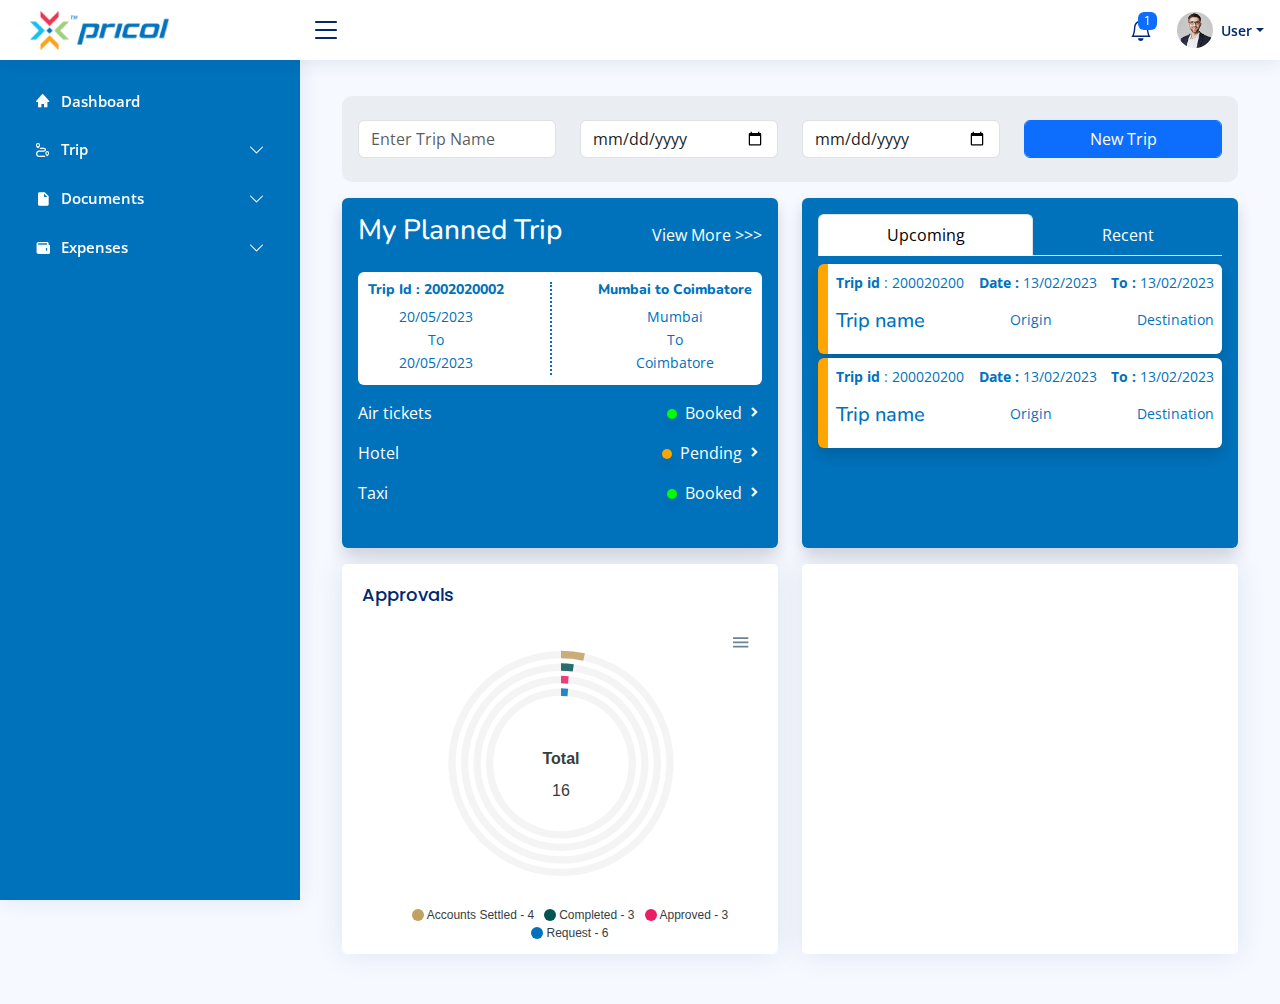
<file: index.html>
<!DOCTYPE html>
<html lang="en">

<head>
  <meta charset="utf-8">
  <meta content="width=device-width, initial-scale=1.0" name="viewport">

  <title>MyTravelog</title>
  <meta content="" name="description">
  <meta content="" name="keywords">

  <!-- Favicons -->
  <!-- <link href="assets/img/favicon.png" rel="icon">
  <link href="assets/img/apple-touch-icon.png" rel="apple-touch-icon"> -->

  <!-- Google Fonts -->
  <link href="https://fonts.gstatic.com" rel="preconnect">
  <link href="https://fonts.googleapis.com/css?family=Open+Sans:300,300i,400,400i,600,600i,700,700i|Nunito:300,300i,400,400i,600,600i,700,700i|Poppins:300,300i,400,400i,500,500i,600,600i,700,700i" rel="stylesheet">

  <!-- Vendor CSS Files -->
  <link href="assets/vendor/bootstrap/css/bootstrap.min.css" rel="stylesheet">
  <link href="assets/vendor/bootstrap-icons/bootstrap-icons.css" rel="stylesheet">
  <link href="assets/vendor/boxicons/css/boxicons.min.css" rel="stylesheet">
  <link href="assets/vendor/quill/quill.snow.css" rel="stylesheet">
  <link href="assets/vendor/quill/quill.bubble.css" rel="stylesheet">
  <link href="assets/vendor/remixicon/remixicon.css" rel="stylesheet">
  <link href="assets/vendor/simple-datatables/style.css" rel="stylesheet">
    <script src="https://jsuites.net/v4/jsuites.js"></script>
    <link rel="stylesheet" href="https://jsuites.net/v4/jsuites.css" type="text/css" />
  <!-- Template Main CSS File -->
  <link href="assets/css/style.css" rel="stylesheet">

  <!-- =======================================================
  * Template Name: NiceAdmin
  * Updated: Sep 18 2023 with Bootstrap v5.3.2
  * Template URL: https://bootstrapmade.com/nice-admin-bootstrap-admin-html-template/
  * Author: BootstrapMade.com
  * License: https://bootstrapmade.com/license/
  ======================================================== -->
</head>

<body>

  <!-- ======= Header ======= -->
  <header id="header" class="header fixed-top d-flex align-items-center">

    <div class="d-flex align-items-center justify-content-between">
      <a href="index.html" class="logo d-flex align-items-center">
        <img src="assets/img/logo.png" alt="">
        
      </a>
      <i class="bi bi-list toggle-sidebar-btn"></i>
    </div><!-- End Logo -->

    <nav class="header-nav ms-auto">
      <ul class="d-flex align-items-center">


        <li class="nav-item dropdown">

          <a class="nav-link nav-icon" href="#" data-bs-toggle="dropdown">
            <i class="bi bi-bell"></i>
            <span class="badge bg-primary badge-number">1</span>
          </a><!-- End Notification Icon -->

          <ul class="dropdown-menu dropdown-menu-end dropdown-menu-arrow notifications">
            <li class="dropdown-header">
              You have 1 new notifications
              <!-- <a href="#"><span class="badge rounded-pill bg-primary p-2 ms-2">View all</span></a> -->
            </li>
            <li>
              <hr class="dropdown-divider">
            </li>

            <li class="notification-item">
              <i class="bi bi-check-circle text-success"></i>
              <div>
                <h4>New Trip Created Successfully</h4>
                <p>1 min. ago</p>
              </div>
            </li>

            <li>
              <hr class="dropdown-divider">
            </li>

            

            <li>
              <hr class="dropdown-divider">
            </li>
            <li class="dropdown-footer">
              <a href="#">Show all notifications</a>
            </li>

          </ul><!-- End Notification Dropdown Items -->

        </li><!-- End Notification Nav -->


        <li class="nav-item dropdown pe-3">

          <a class="nav-link nav-profile d-flex align-items-center pe-0" href="#" data-bs-toggle="dropdown">
            <img src="assets/img/profile-img.jpg" alt="Profile" class="rounded-circle">
            <span class="d-none d-md-block dropdown-toggle ps-2">User</span>
          </a><!-- End Profile Iamge Icon -->

          <ul class="dropdown-menu dropdown-menu-end dropdown-menu-arrow profile">
            <li class="dropdown-header">
              <h6>User</h6>
              <span>Web Designer</span>
            </li>
            <li>
              <hr class="dropdown-divider">
            </li>

            <li>
              <a class="dropdown-item d-flex align-items-center" href="users-profile.html">
                <i class="bi bi-person"></i>
                <span>My Profile</span>
              </a>
            </li>
            <li>
              <hr class="dropdown-divider">
            </li>

            <li>
              <a class="dropdown-item d-flex align-items-center" href="users-profile.html">
                <i class="bi bi-gear"></i>
                <span>Account Settings</span>
              </a>
            </li>
            <li>
              <hr class="dropdown-divider">
            </li>

            <li>
              <a class="dropdown-item d-flex align-items-center" href="pages-faq.html">
                <i class="bi bi-question-circle"></i>
                <span>Need Help?</span>
              </a>
            </li>
            <li>
              <hr class="dropdown-divider">
            </li>

            <li>
              <a class="dropdown-item d-flex align-items-center" href="#">
                <i class="bi bi-box-arrow-right"></i>
                <span>Sign Out</span>
              </a>
            </li>

          </ul><!-- End Profile Dropdown Items -->
        </li><!-- End Profile Nav -->

      </ul>
    </nav><!-- End Icons Navigation -->

  </header><!-- End Header -->

  <!-- ======= Sidebar ======= -->
  <aside id="sidebar" class="sidebar">

    <ul class="sidebar-nav" id="sidebar-nav">

      <li class="nav-item">
        <a class="nav-link " href="index.html">
          <i class="bx bxs-home"></i>
          <span>Dashboard</span>
        </a>
      </li><!-- End Dashboard Nav -->
      <li class="nav-item">
        <a class="nav-link collapsed" data-bs-target="#icons-nav" data-bs-toggle="collapse" href="#">
          <i class="bx bx-trip"></i><span>Trip</span><i class="bi bi-chevron-down ms-auto"></i>
        </a>
        <ul id="icons-nav" class="nav-content collapse " data-bs-parent="#sidebar-nav">
          <li>
            <a href="index.html">
              <i class="bi bi-circle"></i><span>Add Trip</span>
            </a>
          </li>
          <li>
            <a href="mytrip.html">
              <i class="bi bi-circle"></i><span>My Trip</span>
            </a>
          </li>
          
        </ul>
      </li>
      <li class="nav-item">
        <a class="nav-link collapsed" data-bs-target="#document" data-bs-toggle="collapse" href="#">
          <i class="bx bxs-file-blank"></i><span>Documents</span><i class="bi bi-chevron-down ms-auto"></i>
        </a>
        <ul id="document" class="nav-content collapse " data-bs-parent="#sidebar-nav">
          <li>
            <a href="#">
              <i class="bi bi-circle"></i><span>Add Trip</span>
            </a>
          </li>
          <li>
            <a href="#">
              <i class="bi bi-circle"></i><span>My Trip</span>
            </a>
          </li>
          
        </ul>
      </li>
      <li class="nav-item">
        <a class="nav-link collapsed" data-bs-target="#expense" data-bs-toggle="collapse" href="#">
          <i class="bx bxs-wallet"></i><span>Expenses</span><i class="bi bi-chevron-down ms-auto"></i>
        </a>
        <ul id="expense" class="nav-content collapse " data-bs-parent="#sidebar-nav">
          <li>
            <a href="#">
              <i class="bi bi-circle"></i><span>Add Trip</span>
            </a>
          </li>
          <li>
            <a href="#">
              <i class="bi bi-circle"></i><span>My Trip</span>
            </a>
          </li>
          
        </ul>
      </li>

    </ul>

  </aside><!-- End Sidebar-->

  <main id="main" class="main">
    <div class="container">
        
        <form class="addtrip " action="addtrip.html"> 
            <div class="row pb-sm-1 pb-lg-0">
              <div class="col-lg-3 col-md-6 pb-sm-1 pb-lg-0">
                  <input type="text" name="tripname" class="form-control" required placeholder="Enter Trip Name">
              </div>
            <div class="col-lg-3 col-md-6 pb-sm-1 pb-lg-0">
                <input type="date" name="tfdate" class="form-control" required placeholder="From Date"> 
            </div>
            <div class="col-lg-3 col-md-6 pb-sm-1 pb-lg-0">
                <input type="date" name="ttdate" required class="form-control">
            </div>
            <div class="col-lg-3 col-md-6 pb-sm-1 pb-lg-0">
                <input type="submit" class="btn form-control btn-primary" name="" value="New Trip">
            </div>  
        </div>
        </form>
        <div class="row">
            <section class="section dashboard">
              <div class="row ">
                <div class="  col-lg-6  col-md-6 ">
                  <div class="urbox-card urbox rounded  shadow text-white mb-3 ">
                    <div class="heading d-flex justify-content-between align-items-center mb-3">
                        <h3>My Planned Trip</h3>
                        <a href="#" class="text-decoration-none text-white" style="cursor: pointer;">View More >>></a>
                    </div>
                    <div class="trip-card rounded text-center mb-3">
                        <div >
                            <h5>Trip Id : 2002020002 </h5>
                            <p>20/05/2023</p>
                            <p>To</p>
                            <p>20/05/2023</p>
                        </div>
                        <div class="vl"></div>
                        <div>
                            <h5>Mumbai to Coimbatore</h5>
                            <p>Mumbai</p>
                            <p>To</p>
                            <p>Coimbatore</p>
                        </div>
                    </div>
                    <div class="heading d-flex justify-content-between mt-1">
                        <p>Air tickets</p>
                        <div class="status d-flex">
                            <div class=" shadow indicator m-2"></div>
                            <p>Booked <i class='bx bxs-chevron-right'></i></p>
                        </div>
     
                    </div>
                    <div class="heading d-flex justify-content-between ">
                        <p>Hotel </p>
                        <div class="status d-flex">
                            <div class="shadow indicator m-2" style="background-color: orange !important;"></div>
                            <p>Pending <i class='bx bxs-chevron-right'></i></p>
                        </div>
                    </div>
                    <div class="heading d-flex justify-content-between ">
                        <p>Taxi</p>
                        <div class="status d-flex">
                            <div class=" shadow indicator m-2"></div>
                            <p>Booked <i class='bx bxs-chevron-right'></i></p>
                        </div>
                    </div>
                  </div>
                    
                </div>

                <div class="col-lg-6 col-md-6">
                    <div class="urbox p-3 mb-3 rounded bg-theme shadow">
                        <!-- Default Tabs -->
                        <ul class="nav nav-tabs d-flex bg-theme divch"  id="myTabjustified"
                            role="tablist">
                            <li class="nav-item flex-fill" role="presentation">
                                <button class="nav-link w-100 active" id="Upcoming-tab" data-bs-toggle="tab"
                                    data-bs-target="#Upcoming-justified" type="button" role="tab"
                                    aria-controls="Upcoming" aria-selected="true">Upcoming</button>
                            </li>
                            <li class="nav-item flex-fill" role="presentation">
                                <button class="nav-link w-100" id="Recent-tab" data-bs-toggle="tab"
                                    data-bs-target="#Recent-justified" type="button" role="tab" aria-controls="Recent"
                                    aria-selected="false">Recent</button>
                            </li>
                        </ul>
                        <div class="tab-content pt-2" id="myTabjustifiedContent">
                            <div class="tab-pane fade show active" id="Upcoming-justified" role="tabpanel"
                                aria-labelledby="Upcoming-tab">
                                <div class="tripcard p-2 rounded shadow" style="background-color: #fff; color:#0072BC">
                                    <div class=" d-flex justify-content-between">
                                        <p><b>Trip id</b> : 200020200 </p>
                                        <p><b>Date :</b> 13/02/2023 </p>
                                        <p><b>To :</b> 13/02/2023</p>
                                    </div>
                                    <div class=" d-flex justify-content-between">
                                        <h5>Trip name</h5>
                                        <p>Origin</p>
                                        <p>Destination</p>
                                    </div>
                                </div>
 
                                <div class="tripcard p-2 rounded shadow mt-1"
                                    style="background-color: #fff; color:#0072BC">
                                    <div class=" d-flex justify-content-between">
                                        <p><b>Trip id</b> : 200020200 </p>
                                        <p><b>Date :</b> 13/02/2023 </p>
                                        <p><b>To :</b> 13/02/2023</p>
                                    </div>
                                    <div class=" d-flex justify-content-between">
                                        <h5>Trip name</h5>
                                        <p>Origin</p>
                                        <p>Destination</p>
                                    </div>
                                </div>
 
 
                            </div>
                            <div class="tab-pane fade" id="Recent-justified" role="tabpanel"
                                aria-labelledby="Recent-tab">
                                <div class="tripcard p-2 rounded shadow" style="background-color: #fff; color:#0072BC">
                                    <div class=" d-flex justify-content-between">
                                        <p><b>Trip id</b> : 200020200 </p>
                                        <p><b>Date :</b> 13/02/2023 </p>
                                        <p><b>To :</b> 13/02/2023</p>
                                    </div>
                                    <div class=" d-flex justify-content-between">
                                        <h5>Trip name</h5>
                                        <p>Origin</p>
                                        <p>Destination</p>
                                    </div>
                                </div>
 
                                <div class="tripcard p-2 rounded shadow mt-1"
                                    style="background-color: #fff; color:#0072BC">
                                    <div class=" d-flex justify-content-between">
                                        <p><b>Trip id</b> : 200020200 </p>
                                        <p><b>Date :</b> 13/02/2023 </p>
                                        <p><b>To :</b> 13/02/2023</p>
                                    </div>
                                    <div class=" d-flex justify-content-between">
                                        <h5>Trip name</h5>
                                        <p>Origin</p>
                                        <p>Destination</p>
                                    </div>
                                </div>
                            </div>
                        </div>
                    </div>
                </div>
             </div>
             
              <div class="row">
                <div class="col-lg-6 col-md-6">

                    <div class="card urbox1">
                    <div class="card-body">
                      <h5 class="card-title">Approvals</h5>

                      <!-- Radial Bar Chart -->
                      <div id="radialBarChart"></div>

                      <script>
                        var tot = 0;
                        document.addEventListener("DOMContentLoaded", () => {
                          new ApexCharts(document.querySelector("#radialBarChart"), {
                            series: [4, 3, 3, 6],
                            chart: {
                              
                              height: 350,
                               offsetX: 0,
                               offsetY: 0,
                              type: 'radialBar',
                              toolbar: {
                                show: true
                              },

                            },

                            colors: ['#c2a062','#035553', '#E91E63','#0072BC'],
                            plotOptions: {
                              radialBar: {
                                dataLabels: {
                                  enabled: true,
                                  
                                  name: {
                                    fontSize: '22px',
                                  },
                                  value: {
                                    fontSize: '16px',
                                    formatter: function (val) {
                                    return val 
                                  }
                                  },
                                  
                                  
                                  total: {
                                    show: true,
                                    label: 'Total',formatter: function(val) {
                                      // By default this function returns the average of all series. The below is just an example to show the use of custom formatter function
                                      let v =val.config.series;
                                      
                                      var sum = v.reduce(function(a, b){
                                          return b + a;
                                      });
                                      return sum;


                                    }
                                  }
                                }
                              }
                            },
                            labels: ['Accounts Settled', 'Completed', 'Approved', 'Request'],
                            legend: {
                              show: true,
                               position: 'bottom',
                                offsetX: 0,
                                offsetY: 0,
                              formatter: function(val, opts,) {
                                
                                return val + " - " + opts.w.globals.series[opts.seriesIndex]
                              }
                            },
                          }).render();
                        });
                      </script>
                      <!-- End Radial Bar Chart -->

                    </div>
                  </div>
                </div>
                <div class="col-lg-6 col-md-6">
                    
                        <div id='calendar' class="card urbox1"></div>
                    
                    
                </div>
                <!-- Left side columns -->
             </div>
             
            </section>
        </div>

    </div>

    

  </main><!-- End #main -->

  <!-- ======= Footer ======= -->
  <!-- <footer id="footer" class="footer">
    <div class="copyright">
      &copy; Copyright <strong><span>NiceAdmin</span></strong>. All Rights Reserved
    </div>
    <div class="credits">
      
      Designed by <a href="https://bootstrapmade.com/">BootstrapMade</a>
    </div>
  </footer> --><!-- End Footer -->

  <a href="#" class="back-to-top d-flex align-items-center justify-content-center"><i class="bi bi-arrow-up-short"></i></a>

  <!-- Vendor JS Files -->
  <script src="assets/vendor/apexcharts/apexcharts.min.js"></script>
  <script src="assets/vendor/bootstrap/js/bootstrap.bundle.min.js"></script>
  <script src="assets/vendor/chart.js/chart.umd.js"></script>
  <script src="assets/vendor/echarts/echarts.min.js"></script>
  <script src="assets/vendor/quill/quill.min.js"></script>
  <script src="assets/vendor/simple-datatables/simple-datatables.js"></script>
  <script src="assets/vendor/tinymce/tinymce.min.js"></script>
  <script src="assets/vendor/php-email-form/validate.js"></script>

  <!-- Template Main JS File -->
  <script src="assets/js/main.js"></script>
<script>
jSuites.calendar(document.getElementById('calendar'),{
    format: 'DD/MM/YYYY'
});
</script>
</body>

</html>
</file>
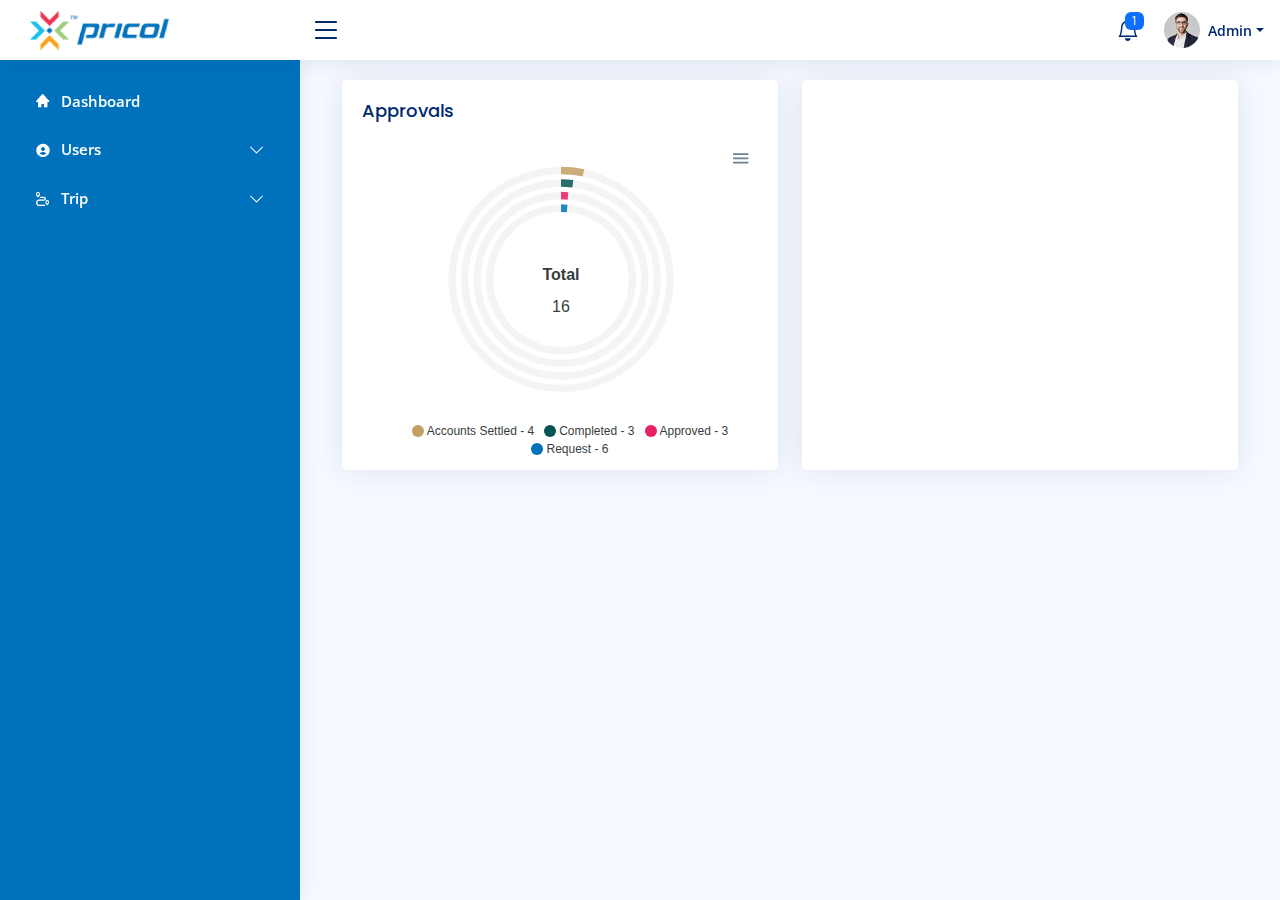
<file: admin/index.html>
<!DOCTYPE html>
<html lang="en">

<head>
  <meta charset="utf-8">
  <meta content="width=device-width, initial-scale=1.0" name="viewport">

  <title>MyTravelog</title>
  <meta content="" name="description">
  <meta content="" name="keywords">

  <!-- Favicons -->
  <!-- <link href="../assets/img/favicon.png" rel="icon">
  <link href="../assets/img/apple-touch-icon.png" rel="apple-touch-icon"> -->

  <!-- Google Fonts -->
  <link href="https://fonts.gstatic.com" rel="preconnect">
  <link href="https://fonts.googleapis.com/css?family=Open+Sans:300,300i,400,400i,600,600i,700,700i|Nunito:300,300i,400,400i,600,600i,700,700i|Poppins:300,300i,400,400i,500,500i,600,600i,700,700i" rel="stylesheet">

  <!-- Vendor CSS Files -->
  <link href="../assets/vendor/bootstrap/css/bootstrap.min.css" rel="stylesheet">
  <link href="../assets/vendor/bootstrap-icons/bootstrap-icons.css" rel="stylesheet">
  <link href="../assets/vendor/boxicons/css/boxicons.min.css" rel="stylesheet">
  <link href="../assets/vendor/quill/quill.snow.css" rel="stylesheet">
  <link href="../assets/vendor/quill/quill.bubble.css" rel="stylesheet">
  <link href="../assets/vendor/remixicon/remixicon.css" rel="stylesheet">
  <link href="../assets/vendor/simple-datatables/style.css" rel="stylesheet">
    <script src="https://jsuites.net/v4/jsuites.js"></script>
    <link rel="stylesheet" href="https://jsuites.net/v4/jsuites.css" type="text/css" />
  <!-- Template Main CSS File -->
  <link href="../assets/css/style.css" rel="stylesheet">

  <!-- =======================================================
  * Template Name: NiceAdmin
  * Updated: Sep 18 2023 with Bootstrap v5.3.2
  * Template URL: https://bootstrapmade.com/nice-admin-bootstrap-admin-html-template/
  * Author: BootstrapMade.com
  * License: https://bootstrapmade.com/license/
  ======================================================== -->
</head>

<body>

  <!-- ======= Header ======= -->
  <header id="header" class="header fixed-top d-flex align-items-center">

    <div class="d-flex align-items-center justify-content-between">
      <a href="index.html" class="logo d-flex align-items-center">
        <img src="../assets/img/logo.png" alt="">
        
      </a>
      <i class="bi bi-list toggle-sidebar-btn"></i>
    </div><!-- End Logo -->

    <nav class="header-nav ms-auto">
      <ul class="d-flex align-items-center">


        <li class="nav-item dropdown">

          <a class="nav-link nav-icon" href="#" data-bs-toggle="dropdown">
            <i class="bi bi-bell"></i>
            <span class="badge bg-primary badge-number">1</span>
          </a><!-- End Notification Icon -->

          <ul class="dropdown-menu dropdown-menu-end dropdown-menu-arrow notifications">
            <li class="dropdown-header">
              You have 1 new notifications
              <!-- <a href="#"><span class="badge rounded-pill bg-primary p-2 ms-2">View all</span></a> -->
            </li>
            <li>
              <hr class="dropdown-divider">
            </li>

            <li class="notification-item">
              <i class="bi bi-check-circle text-success"></i>
              <div>
                <h4>New Trip Created By User</h4>
                <p>1 min. ago</p>
              </div>
            </li>

            <li>
              <hr class="dropdown-divider">
            </li>

            

            <li>
              <hr class="dropdown-divider">
            </li>
            <li class="dropdown-footer">
              <a href="#">Show all notifications</a>
            </li>

          </ul><!-- End Notification Dropdown Items -->

        </li><!-- End Notification Nav -->


        <li class="nav-item dropdown pe-3">

          <a class="nav-link nav-profile d-flex align-items-center pe-0" href="#" data-bs-toggle="dropdown">
            <img src="../assets/img/profile-img.jpg" alt="Profile" class="rounded-circle">
            <span class="d-none d-md-block dropdown-toggle ps-2">Admin</span>
          </a><!-- End Profile Iamge Icon -->

          <ul class="dropdown-menu dropdown-menu-end dropdown-menu-arrow profile">
            <li class="dropdown-header">
              <h6>Admin</h6>
              <span>Web Designer</span>
            </li>
            <li>
              <hr class="dropdown-divider">
            </li>

            <li>
              <a class="dropdown-item d-flex align-items-center" href="#.">
                <i class="bi bi-person"></i>
                <span>My Profile</span>
              </a>
            </li>
            <li>
              <hr class="dropdown-divider">
            </li>

            <li>
              <a class="dropdown-item d-flex align-items-center" href="#.">
                <i class="bi bi-gear"></i>
                <span>Account Settings</span>
              </a>
            </li>
            <li>
              <hr class="dropdown-divider">
            </li>
            <li>
              <hr class="dropdown-divider">
            </li>

            <li>
              <a class="dropdown-item d-flex align-items-center" href="#">
                <i class="bi bi-box-arrow-right"></i>
                <span>Sign Out</span>
              </a>
            </li>

          </ul><!-- End Profile Dropdown Items -->
        </li><!-- End Profile Nav -->

      </ul>
    </nav><!-- End Icons Navigation -->

  </header><!-- End Header -->

  <!-- ======= Sidebar ======= -->
  <aside id="sidebar" class="sidebar">

    <ul class="sidebar-nav" id="sidebar-nav">

      <li class="nav-item">
        <a class="nav-link " href="index.html">
          <i class="bx bxs-home"></i>
          <span>Dashboard</span>
        </a>
      </li><!-- End Dashboard Nav -->
      <li class="nav-item">
        <a class="nav-link collapsed" data-bs-target="#users" data-bs-toggle="collapse" href="#">
          <i class="bx  bxs-user-circle"></i><span>Users</span><i class="bi bi-chevron-down ms-auto"></i>
        </a>
        <ul id="users" class="nav-content collapse " data-bs-parent="#sidebar-nav">
          <li>
            <a href="user.html">
              <i class="bi bi-circle"></i><span>All users</span>
            </a>
          </li>
        </ul>
      </li>
      <li class="nav-item">
        <a class="nav-link collapsed" data-bs-target="#icons-nav" data-bs-toggle="collapse" href="#">
          <i class="bx bx-trip"></i><span>Trip</span><i class="bi bi-chevron-down ms-auto"></i>
        </a>
        <ul id="icons-nav" class="nav-content collapse " data-bs-parent="#sidebar-nav">
          <!-- <li>
            <a href="index.html">
              <i class="bi bi-circle"></i><span>Add Trip</span>
            </a>
          </li> -->
          <li>
            <a href="trip.html">
              <i class="bi bi-circle"></i><span>All Trip</span>
            </a>
          </li>
          
        </ul>
      </li>
    </ul>

  </aside><!-- End Sidebar-->

  <main id="main" class="main">
    <div class="container">
        
        
        <div class="row">
            <section class="section dashboard">
              
             
              <div class="row">
                <div class="col-lg-6 col-md-6">

                    <div class="card urbox1">
                    <div class="card-body">
                      <h5 class="card-title">Approvals</h5>

                      <!-- Radial Bar Chart -->
                      <div id="radialBarChart"></div>

                      <script>
                        var tot = 0;
                        document.addEventListener("DOMContentLoaded", () => {
                          new ApexCharts(document.querySelector("#radialBarChart"), {
                            series: [4, 3, 3, 6],
                            chart: {
                              
                              height: 350,
                               offsetX: 0,
                               offsetY: 0,
                              type: 'radialBar',
                              toolbar: {
                                show: true
                              },

                            },

                            colors: ['#c2a062','#035553', '#E91E63','#0072BC'],
                            plotOptions: {
                              radialBar: {
                                dataLabels: {
                                  enabled: true,
                                  
                                  name: {
                                    fontSize: '22px',
                                  },
                                  value: {
                                    fontSize: '16px',
                                    formatter: function (val) {
                                    return val 
                                  }
                                  },
                                  
                                  
                                  total: {
                                    show: true,
                                    label: 'Total',formatter: function(val) {
                                      // By default this function returns the average of all series. The below is just an example to show the use of custom formatter function
                                      let v =val.config.series;
                                      
                                      var sum = v.reduce(function(a, b){
                                          return b + a;
                                      });
                                      return sum;


                                    }
                                  }
                                }
                              }
                            },
                            labels: ['Accounts Settled', 'Completed', 'Approved', 'Request'],
                            legend: {
                              show: true,
                               position: 'bottom',
                                offsetX: 0,
                                offsetY: 0,
                              formatter: function(val, opts,) {
                                
                                return val + " - " + opts.w.globals.series[opts.seriesIndex]
                              }
                            },
                          }).render();
                        });
                      </script>
                      <!-- End Radial Bar Chart -->

                    </div>
                  </div>
                </div>
                <div class="col-lg-6 col-md-6">
                    
                        <div id='calendar' class="card urbox1"></div>
                    
                    
                </div>
                <!-- Left side columns -->
             </div>
             
            </section>
        </div>

    </div>

    

  </main><!-- End #main -->

  <!-- ======= Footer ======= -->
  <!-- <footer id="footer" class="footer">
    <div class="copyright">
      &copy; Copyright <strong><span>NiceAdmin</span></strong>. All Rights Reserved
    </div>
    <div class="credits">
      
      Designed by <a href="https://bootstrapmade.com/">BootstrapMade</a>
    </div>
  </footer> --><!-- End Footer -->

  <a href="#" class="back-to-top d-flex align-items-center justify-content-center"><i class="bi bi-arrow-up-short"></i></a>

  <!-- Vendor JS Files -->
  <script src="../assets/vendor/apexcharts/apexcharts.min.js"></script>
  <script src="../assets/vendor/bootstrap/js/bootstrap.bundle.min.js"></script>
  <script src="../assets/vendor/chart.js/chart.umd.js"></script>
  <script src="../assets/vendor/echarts/echarts.min.js"></script>
  <script src="../assets/vendor/quill/quill.min.js"></script>
  <script src="../assets/vendor/simple-datatables/simple-datatables.js"></script>
  <script src="../assets/vendor/tinymce/tinymce.min.js"></script>
  <script src="../assets/vendor/php-email-form/validate.js"></script>

  <!-- Template Main JS File -->
  <script src="../assets/js/main.js"></script>
<script>
jSuites.calendar(document.getElementById('calendar'),{
    format: 'DD/MM/YYYY'
});
</script>
</body>

</html>
</file>
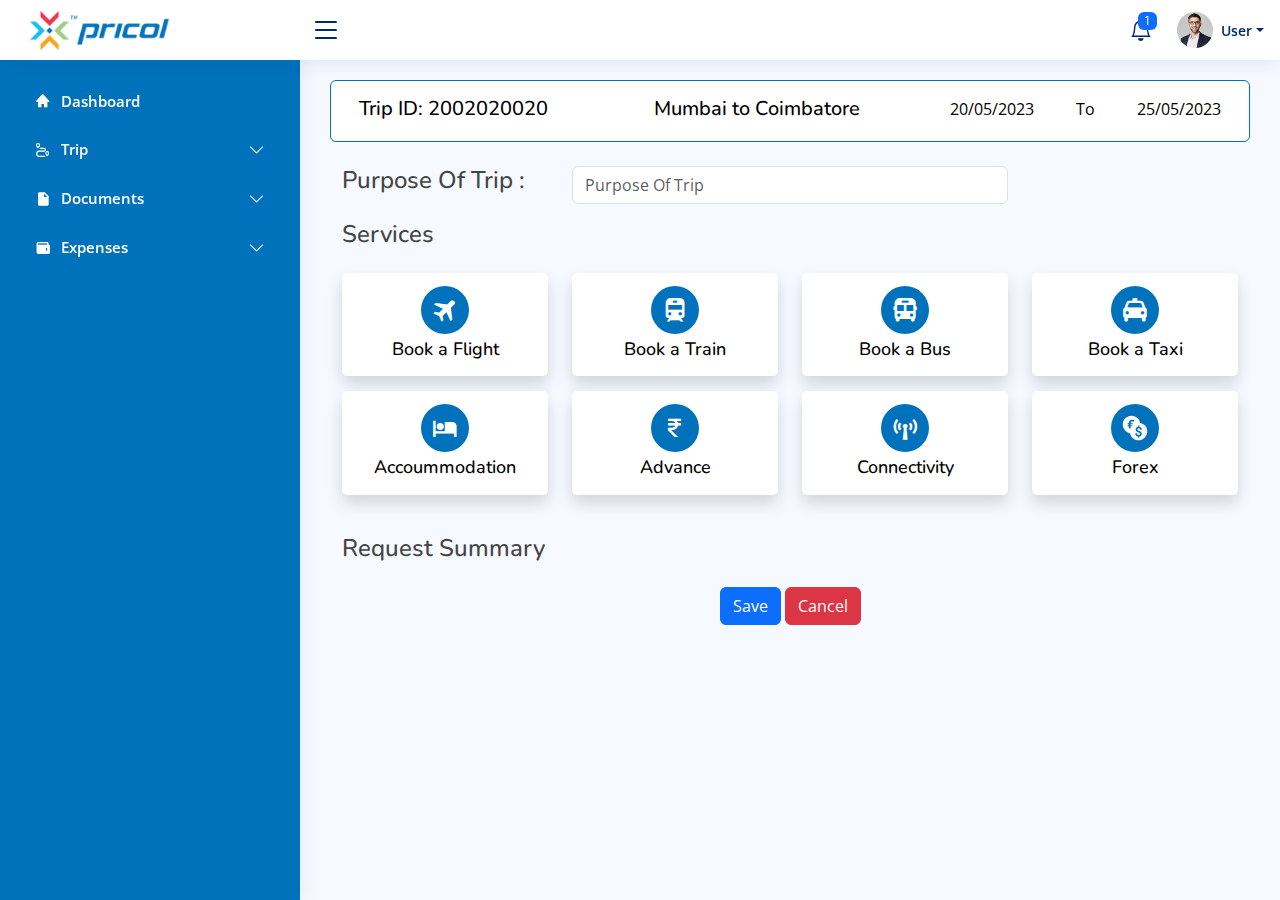
<file: addtrip.html>
<!DOCTYPE html>
<html lang="en">

<head>
  <meta charset="utf-8">
  <meta content="width=device-width, initial-scale=1.0" name="viewport">

  <title>Add Trip</title>
  <meta content="" name="description">
  <meta content="" name="keywords">

  <!-- Favicons -->
  <!-- <link href="assets/img/favicon.png" rel="icon">
  <link href="assets/img/apple-touch-icon.png" rel="apple-touch-icon"> -->

  <!-- Google Fonts -->
  <link href="https://fonts.gstatic.com" rel="preconnect">
  <link href="https://fonts.googleapis.com/css?family=Open+Sans:300,300i,400,400i,600,600i,700,700i|Nunito:300,300i,400,400i,600,600i,700,700i|Poppins:300,300i,400,400i,500,500i,600,600i,700,700i" rel="stylesheet">

  <!-- Vendor CSS Files -->
  <link href="assets/vendor/bootstrap/css/bootstrap.min.css" rel="stylesheet">
  <link href="assets/vendor/bootstrap-icons/bootstrap-icons.css" rel="stylesheet">
  <link href="assets/vendor/boxicons/css/boxicons.min.css" rel="stylesheet">
  <link href="assets/vendor/quill/quill.snow.css" rel="stylesheet">
  <link href="assets/vendor/quill/quill.bubble.css" rel="stylesheet">
  <link href="assets/vendor/remixicon/remixicon.css" rel="stylesheet">
  
    
  <!-- Template Main CSS File -->
  <link href="assets/css/style.css" rel="stylesheet">
</head>

<body>

  <!-- ======= Header ======= -->
  <header id="header" class="header fixed-top d-flex align-items-center">

    <div class="d-flex align-items-center justify-content-between">
      <a href="index.html" class="logo d-flex align-items-center">
        <img src="assets/img/logo.png" alt="">
        
      </a>
      <i class="bi bi-list toggle-sidebar-btn"></i>
    </div><!-- End Logo -->

    <nav class="header-nav ms-auto">
      <ul class="d-flex align-items-center">


        <li class="nav-item dropdown">

          <a class="nav-link nav-icon" href="#" data-bs-toggle="dropdown">
            <i class="bi bi-bell"></i>
            <span class="badge bg-primary badge-number">1</span>
          </a><!-- End Notification Icon -->

          <ul class="dropdown-menu dropdown-menu-end dropdown-menu-arrow notifications">
            <li class="dropdown-header">
              You have 1 new notifications
              <!-- <a href="#"><span class="badge rounded-pill bg-primary p-2 ms-2">View all</span></a> -->
            </li>
            <li>
              <hr class="dropdown-divider">
            </li>

            <li class="notification-item">
              <i class="bi bi-check-circle text-success"></i>
              <div>
                <h4>New Trip Created Successfully</h4>
                <p>1 min. ago</p>
              </div>
            </li>

            <li>
              <hr class="dropdown-divider">
            </li>

            

            <li>
              <hr class="dropdown-divider">
            </li>
            <li class="dropdown-footer">
              <a href="#">Show all notifications</a>
            </li>

          </ul><!-- End Notification Dropdown Items -->

        </li><!-- End Notification Nav -->


        <li class="nav-item dropdown pe-3">

          <a class="nav-link nav-profile d-flex align-items-center pe-0" href="#" data-bs-toggle="dropdown">
            <img src="assets/img/profile-img.jpg" alt="Profile" class="rounded-circle">
            <span class="d-none d-md-block dropdown-toggle ps-2">User</span>
          </a><!-- End Profile Iamge Icon -->

          <ul class="dropdown-menu dropdown-menu-end dropdown-menu-arrow profile">
            <li class="dropdown-header">
              <h6>User</h6>
              <span>Web Designer</span>
            </li>
            <li>
              <hr class="dropdown-divider">
            </li>

            <li>
              <a class="dropdown-item d-flex align-items-center" href="users-profile.html">
                <i class="bi bi-person"></i>
                <span>My Profile</span>
              </a>
            </li>
            <li>
              <hr class="dropdown-divider">
            </li>

            <li>
              <a class="dropdown-item d-flex align-items-center" href="users-profile.html">
                <i class="bi bi-gear"></i>
                <span>Account Settings</span>
              </a>
            </li>
            <li>
              <hr class="dropdown-divider">
            </li>

            <li>
              <a class="dropdown-item d-flex align-items-center" href="pages-faq.html">
                <i class="bi bi-question-circle"></i>
                <span>Need Help?</span>
              </a>
            </li>
            <li>
              <hr class="dropdown-divider">
            </li>

            <li>
              <a class="dropdown-item d-flex align-items-center" href="#">
                <i class="bi bi-box-arrow-right"></i>
                <span>Sign Out</span>
              </a>
            </li>

          </ul><!-- End Profile Dropdown Items -->
        </li><!-- End Profile Nav -->

      </ul>
    </nav><!-- End Icons Navigation -->

  </header><!-- End Header -->

  <!-- ======= Sidebar ======= -->
  <aside id="sidebar" class="sidebar">

    <ul class="sidebar-nav" id="sidebar-nav">

      <li class="nav-item">
        <a class="nav-link " href="index.html">
          <i class="bx bxs-home"></i>
          <span>Dashboard</span>
        </a>
      </li><!-- End Dashboard Nav -->
      <li class="nav-item">
        <a class="nav-link collapsed" data-bs-target="#icons-nav" data-bs-toggle="collapse" href="#">
          <i class="bx bx-trip"></i><span>Trip</span><i class="bi bi-chevron-down ms-auto"></i>
        </a>
        <ul id="icons-nav" class="nav-content collapse " data-bs-parent="#sidebar-nav">
          <li>
            <a href="index.html">
              <i class="bi bi-circle"></i><span>Add Trip</span>
            </a>
          </li>
          <li>
            <a href="mytrip.html">
              <i class="bi bi-circle"></i><span>My Trip</span>
            </a>
          </li>
          
        </ul>
      </li>
      <li class="nav-item">
        <a class="nav-link collapsed" data-bs-target="#document" data-bs-toggle="collapse" href="#">
          <i class="bx bxs-file-blank"></i><span>Documents</span><i class="bi bi-chevron-down ms-auto"></i>
        </a>
        <ul id="document" class="nav-content collapse " data-bs-parent="#sidebar-nav">
          <li>
            <a href="#">
              <i class="bi bi-circle"></i><span>Add Trip</span>
            </a>
          </li>
          <li>
            <a href="#">
              <i class="bi bi-circle"></i><span>My Trip</span>
            </a>
          </li>
          
        </ul>
      </li>
      <li class="nav-item">
        <a class="nav-link collapsed" data-bs-target="#expense" data-bs-toggle="collapse" href="#">
          <i class="bx bxs-wallet"></i><span>Expenses</span><i class="bi bi-chevron-down ms-auto"></i>
        </a>
        <ul id="expense" class="nav-content collapse " data-bs-parent="#sidebar-nav">
          <li>
            <a href="#">
              <i class="bi bi-circle"></i><span>Add Trip</span>
            </a>
          </li>
          <li>
            <a href="#">
              <i class="bi bi-circle"></i><span>My Trip</span>
            </a>
          </li>
          
        </ul>
      </li>

    </ul>

  </aside><!-- End Sidebar-->

  <main id="main" class="main">
    <div class="container">
        <div class="row mb-4 tbox rounded">
          <div class="col-lg-4 col-md-6 mb-1">
            <h5>Trip ID: 2002020020</h5>
          </div>
          <div class="col-lg-4 col-md-6 mb-1 mdright">
            <h5>Mumbai to Coimbatore</h5>
          </div>
          <div class="col-lg-4 d-flex justify-content-between">
            <p>20/05/2023</p><p>To</p><p>25/05/2023</p>
          </div>          
        </div>
        
        <div class="row sws mb-4">
          <div class="col-lg-12">
            <div class="row">
              <div class="col-lg-3"><h4> Purpose Of Trip : </h4></div>
              <div class="col-lg-6"><input type="text" name="purpose" class=" form-control mb-3" placeholder="Purpose Of Trip"></div>
            </div>
            
            <h4 class="mb-4">Services</h4>
          </div>
          <div class="col-lg-3 col-md-3 col-sm-6">
            <div class="service shadow text-center" id="flight" data-bs-toggle="modal" data-bs-target="#disablebackdrop">
              <i class='bx bxs-plane-alt' ></i>
              <h5>Book a Flight</h5>
            </div>
          </div>
          <div class="col-lg-3 col-md-3 col-sm-6">
            <div class="service shadow text-center">
              <i class='bx bxs-train' ></i>
              <h5>Book a Train</h5>
            </div>
          </div>
          <div class="col-lg-3 col-md-3 col-sm-6">
            <div class="service shadow text-center">
              <i class='bx bxs-bus' ></i>
              <h5>Book a Bus</h5>
            </div>
          </div>
          <div class="col-lg-3 col-md-3 col-sm-6">
            <div class="service shadow text-center">
              <i class='bx bxs-taxi' ></i>
              <h5>Book a Taxi</h5>
            </div>
          </div>
          <div class="col-lg-3 col-md-3 col-sm-6">
            <div class="service shadow text-center">
              <i class='bx bxs-hotel' ></i>
              <h5>Accoummodation</h5>
            </div>
          </div>
          <div class="col-lg-3 col-md-3 col-sm-6">
            <div class="service shadow text-center">
              <i class='bx bx-rupee' ></i>
              <h5>Advance</h5>
            </div>
          </div>
          <div class="col-lg-3 col-md-3 col-sm-6">
            <div class="service shadow text-center">
              <i class='bx bx-broadcast'></i>
              <h5>Connectivity</h5>
            </div>
          </div>
          
          <div class="col-lg-3 col-md-3 col-sm-6">
            <div class="service shadow text-center">
              <img src="images/cu.svg">
          
              
              <h5>Forex</h5>
            </div>
          </div>
        </div>
        <div class="row" id="request">
          <div class="col-lg-12">
            <h4 class="mb-4">Request Summary</h4>
          </div>
          <!-- <div class="col-lg-6">
            <div class="card bg-theme">
              <div class="card-head d-flex justify-content-between align-items-center p-3">
                <h5><i class='bx bxs-plane-alt text-white' ></i> Flight Request</h5>
                <a href="#." class="remove">Remove</a>
              </div>
              <div class="card-body">
                <div class=" d-flex justify-content-between boxv rounded">
                  <div>
                    <h6 class="ffrom">Mumbai</h6>
                    <h6>To</h6>
                    <h6 class="fto">Coimbatore</h6>
                  </div>
                  <div>
                    <h6 class="fdate">20/05/2023</h6>
                    <h6 class="fdate">16:00</h6>
                    <h6 class="class">First Class</h6>
                  </div>
                </div>
              </div>
            </div>
          </div> -->
        </div>
        <div class="row">
          <div class="col-lg-12">
            <center><a href="mytrip.html" class="btn btn-primary">Save</a> <a href="index.html" class="btn btn-danger">Cancel</a></center>
          </div>
        </div>
    </div>
  </main><!-- End #main -->


  <a href="#" class="back-to-top d-flex align-items-center justify-content-center"><i class="bi bi-arrow-up-short"></i></a>

  <!-- Vendor JS Files -->
  <div class="modal fade" id="disablebackdrop" tabindex="-1" data-bs-backdrop="false">
      <div class="modal-dialog">
        <div class="modal-content">
          <div class="modal-header">
            <h5 class="modal-title">Book A Flight</h5>
            <button type="button" class="btn-close" data-bs-dismiss="modal" aria-label="Close"></button>
          </div>
          <div class="modal-body" >
            <form id='flightform' action="#.">
              
            
              <div class="row ">
                <div class="col-lg-12 mb-3">
                  <label>Trip Type</label>
                  <select class="form-control" required name="triptype" id="triptype">
                    <option> Select Type</option>
                    <option value="Onward">Onward</option>
                    <option value="Return">Return</option>
                    <option value="Onward&Return">Onward & Return</option>
                  </select>
                  
                </div>
                
              </div>
              <div class="onward row">
                <hr>
                  <h5 class="text-center text-primary">Onward</h5>
                <div class="col-6">
                  <label>From</label>
                  <input type="text" required class="form-control" name="from" id="from" placeholder="Origin">
                </div>
                <div class="col-6">
                  <label>To</label>
                  <input type="text" required class="form-control" name="to" id="to" placeholder="Destination">
                </div>
                <div class="col-6 mb-2">
                  <label>Date and Time</label>
                  <input type="datetime-local" required class="form-control" name="fdate" id="fdate" placeholder="Origin">
                </div>
                <div class="col-6">
                  <label>Class</label>
                  <select class="form-control" required name="class" id="class">
                    <option value=""> Select Class</option>
                    <option value="Economy">Economy class</option>
                    <option value="Premium">Premium class</option>
                    <option value="Business">Business class</option>
                    <option value="First">First class</option>
                  </select>
                </div>
                
              </div>

              <div class=" row return">
                  <hr>
                  <h5 class="text-center text-primary">Return</h5>

                <div class="col-6">
                  <label>From</label>
                  <input type="text" required class="form-control" name="rfrom" id="rfrom" placeholder="Origin">
                </div>
                <div class="col-6">
                  <label>To</label>
                  <input type="text" required class="form-control" name="rto" id="rto" placeholder="Destination">
                </div>
                <div class="col-6 mb-2">
                  <label>Date and Time</label>
                  <input type="datetime-local" required class="form-control" name="rfdate" id="rfdate" placeholder="Origin">
                </div>
                <div class="col-6">
                  <label>Class</label>
                  <select class="form-control" required name="rclass" id="rclass">
                    <option value=""> Select Class</option>
                    <option value="Economy">Economy class</option>
                    <option value="Premium">Premium class</option>
                    <option value="Business">Business class</option>
                    <option value="First">First class</option>
                  </select>
                </div>
              </div>
              <br>
              <center>
                <button type="button" class="btn btn-secondary" data-bs-dismiss="modal">Close</button>
                <button class="btn btn-primary addflight">Save</button>
              </center>
                <br>
            </form>
          </div>
          <!-- <div class="modal-footer">
            
          </div> -->
        </div>
      </div>
    </div>
  <script src="assets/vendor/bootstrap/js/bootstrap.bundle.min.js"></script>
  
  <script src="assets/vendor/quill/quill.min.js"></script>
  
  <script src="assets/vendor/tinymce/tinymce.min.js"></script>
  <script src="https://code.jquery.com/jquery-3.7.1.min.js" integrity="sha256-/JqT3SQfawRcv/BIHPThkBvs0OEvtFFmqPF/lYI/Cxo=" crossorigin="anonymous"></script>

  <!-- Template Main JS File -->
  <script src="assets/js/main.js"></script>
<script type="text/javascript">
  $("#flightform").submit(function(e) {
    e.preventDefault();
});
  $('.return').hide();
  $('.onward').hide();
  $('#triptype').on('change',function(){
    var type = $(this).val();
    if(type == 'Return')
    {
      $('.return').show();
      $('.onward').hide();
    }
    else if(type == 'Onward&Return')
    {
      $('.return').show();
      $('.onward').show();
    }
    else if(type == 'Onward'){
      $('.return').hide();
      $('.onward').show();
      
    }
    else{
      $('.return').hide();
      $('.onward').hide();
    }
  });
  $('.addflight').on("click", function(){

    var triptype = $('#triptype').val();
    var from = $('#from').val();
    
    var to = $('#to').val();
    
    var fdate = $('#fdate').val();

    var date = fdate.split('T')[0];

    var time = fdate.split('T')[1];

    var fclass = $('#class').val();

    var rfrom = $('#rfrom').val();
    
    var rto = $('#rto').val();
    
    var rfdate = $('#rfdate').val();

    var rdate = rfdate.split('T')[0];

    var rtime = rfdate.split('T')[1];

    var rfclass = $('#rclass').val();
    if (triptype == 'Onward&Return')
    {
      if((triptype != '') && (from != '') && (to != '') && (fdate != '') && (fclass != '') && (rfrom != '') && (rto != '') && (rfdate != '') && (rfclass != '') )
        {
          $('#request').append('<div class="col-lg-6 closediv"><div class="card bg-theme"><div class="card-head d-flex justify-content-between align-items-center p-3"><h5><i class="bx bxs-plane-alt text-white" ></i> Onward Request</h5><div class=" btn remove">Remove</div></div><div class="card-body"><div class=" d-flex justify-content-between boxv rounded"><div><h6 class="ffrom">'+from+'</h6><h6>To</h6><h6 class="fto">'+to+'</h6></div><div><h6 class="fdate">'+date+'</h6><h6 class="fdate">'+time+'</h6><h6 class="class">'+fclass+' Class</h6></div></div></div></div></div><div class="col-lg-6 closediv"><div class="card bg-theme"><div class="card-head d-flex justify-content-between align-items-center p-3"><h5><i class="bx bxs-plane-alt text-white" ></i> Return Request</h5><div class=" btn remove">Remove</div></div><div class="card-body"><div class=" d-flex justify-content-between boxv rounded"><div><h6 class="ffrom">'+rfrom+'</h6><h6>To</h6><h6 class="fto">'+rto+'</h6></div><div><h6 class="fdate">'+rdate+'</h6><h6 class="fdate">'+rtime+'</h6><h6 class="class">'+rfclass+' Class</h6></div></div></div></div></div>');
         
         $('#disablebackdrop').modal('hide');
         $('#flightform').trigger('reset');
        }
    }
    else if(triptype == 'Onward')
    {
      if((from != '') && (to != '') && (fdate != '') && (fclass != '') )
        {
          $('#request').append('<div class="col-lg-6 closediv"><div class="card bg-theme"><div class="card-head d-flex justify-content-between align-items-center p-3"><h5><i class="bx bxs-plane-alt text-white" ></i> Onward Request</h5><div class=" btn remove">Remove</div></div><div class="card-body"><div class=" d-flex justify-content-between boxv rounded"><div><h6 class="ffrom">'+from+'</h6><h6>To</h6><h6 class="fto">'+to+'</h6></div><div><h6 class="fdate">'+date+'</h6><h6 class="fdate">'+time+'</h6><h6 class="class">'+fclass+' Class</h6></div></div></div></div></div>');
         
         $('#disablebackdrop').modal('hide');
         $('#flightform').trigger('reset');
        }
    }
    else if(triptype == 'Return')
    {
      if((rfrom != '') && (rto != '') && (rfdate != '') && (rfclass != ''))
        {
          $('#request').append('<div class="col-lg-6 closediv"><div class="card bg-theme"><div class="card-head d-flex justify-content-between align-items-center p-3"><h5><i class="bx bxs-plane-alt text-white" ></i> Return Request</h5><div class=" btn remove">Remove</div></div><div class="card-body"><div class=" d-flex justify-content-between boxv rounded"><div><h6 class="ffrom">'+rfrom+'</h6><h6>To</h6><h6 class="fto">'+rto+'</h6></div><div><h6 class="fdate">'+rdate+'</h6><h6 class="fdate">'+rtime+'</h6><h6 class="class">'+rfclass+' Class</h6></div></div></div></div></div>');
         
         $('#disablebackdrop').modal('hide');
         $('#flightform').trigger('reset');
        }
    }
    else
    {
      alert('Select Trip Type');
    }
    
  });
  $(document).on('click','.remove',function() {
    
    $(this).closest('.closediv').remove();
});
  // $('.remove').on('click',function(){
  //    alert('demo');
  //     $(this).parent('.closediv').remove();
  // });
</script>
</body>

</html>
</file>
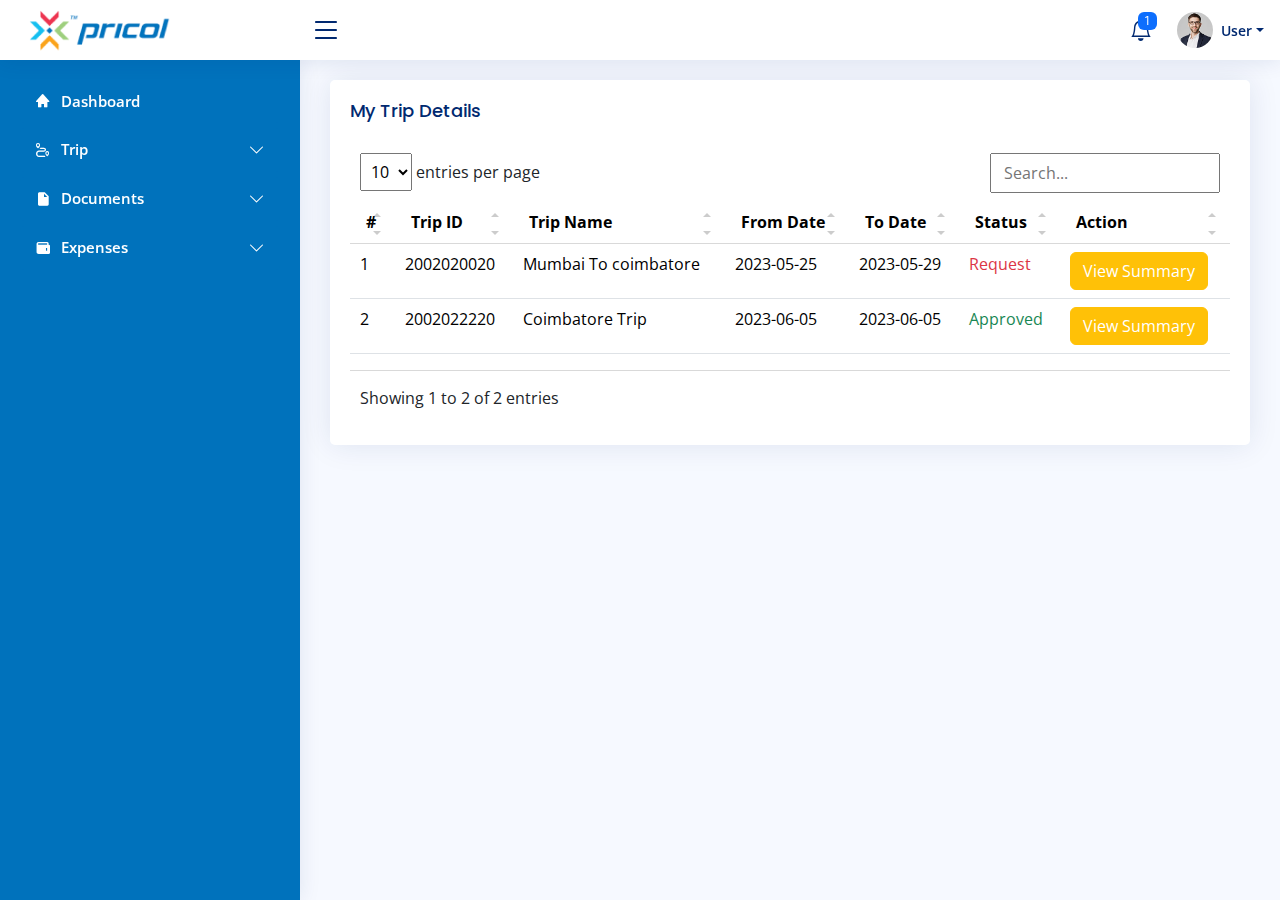
<file: mytrip.html>
<!DOCTYPE html>
<html lang="en">

<head>
  <meta charset="utf-8">
  <meta content="width=device-width, initial-scale=1.0" name="viewport">

  <title>MyTravelog</title>
  <meta content="" name="description">
  <meta content="" name="keywords">

  <!-- Favicons -->
  <!-- <link href="assets/img/favicon.png" rel="icon">
  <link href="assets/img/apple-touch-icon.png" rel="apple-touch-icon"> -->

  <!-- Google Fonts -->
  <link href="https://fonts.gstatic.com" rel="preconnect">
  <link href="https://fonts.googleapis.com/css?family=Open+Sans:300,300i,400,400i,600,600i,700,700i|Nunito:300,300i,400,400i,600,600i,700,700i|Poppins:300,300i,400,400i,500,500i,600,600i,700,700i" rel="stylesheet">

  <!-- Vendor CSS Files -->
  <link href="assets/vendor/bootstrap/css/bootstrap.min.css" rel="stylesheet">
  <link href="assets/vendor/bootstrap-icons/bootstrap-icons.css" rel="stylesheet">
  <link href="assets/vendor/boxicons/css/boxicons.min.css" rel="stylesheet">
  <link href="assets/vendor/quill/quill.snow.css" rel="stylesheet">
  <link href="assets/vendor/quill/quill.bubble.css" rel="stylesheet">
  <link href="assets/vendor/remixicon/remixicon.css" rel="stylesheet">
  <link href="assets/vendor/simple-datatables/style.css" rel="stylesheet">
    <script src="https://jsuites.net/v4/jsuites.js"></script>
    <link rel="stylesheet" href="https://jsuites.net/v4/jsuites.css" type="text/css" />
  <!-- Template Main CSS File -->
  <link href="assets/css/style.css" rel="stylesheet">

  <!-- =======================================================
  * Template Name: NiceAdmin
  * Updated: Sep 18 2023 with Bootstrap v5.3.2
  * Template URL: https://bootstrapmade.com/nice-admin-bootstrap-admin-html-template/
  * Author: BootstrapMade.com
  * License: https://bootstrapmade.com/license/
  ======================================================== -->
</head>

<body>

  <!-- ======= Header ======= -->
  <header id="header" class="header fixed-top d-flex align-items-center">

    <div class="d-flex align-items-center justify-content-between">
      <a href="index.html" class="logo d-flex align-items-center">
        <img src="assets/img/logo.png" alt="">
        
      </a>
      <i class="bi bi-list toggle-sidebar-btn"></i>
    </div><!-- End Logo -->

    <nav class="header-nav ms-auto">
      <ul class="d-flex align-items-center">


        <li class="nav-item dropdown">

          <a class="nav-link nav-icon" href="#" data-bs-toggle="dropdown">
            <i class="bi bi-bell"></i>
            <span class="badge bg-primary badge-number">1</span>
          </a><!-- End Notification Icon -->

          <ul class="dropdown-menu dropdown-menu-end dropdown-menu-arrow notifications">
            <li class="dropdown-header">
              You have 1 new notifications
              <!-- <a href="#"><span class="badge rounded-pill bg-primary p-2 ms-2">View all</span></a> -->
            </li>
            <li>
              <hr class="dropdown-divider">
            </li>

            <li class="notification-item">
              <i class="bi bi-check-circle text-success"></i>
              <div>
                <h4>New Trip Created Successfully</h4>
                <p>1 min. ago</p>
              </div>
            </li>

            <li>
              <hr class="dropdown-divider">
            </li>

            

            <li>
              <hr class="dropdown-divider">
            </li>
            <li class="dropdown-footer">
              <a href="#">Show all notifications</a>
            </li>

          </ul><!-- End Notification Dropdown Items -->

        </li><!-- End Notification Nav -->


        <li class="nav-item dropdown pe-3">

          <a class="nav-link nav-profile d-flex align-items-center pe-0" href="#" data-bs-toggle="dropdown">
            <img src="assets/img/profile-img.jpg" alt="Profile" class="rounded-circle">
            <span class="d-none d-md-block dropdown-toggle ps-2">User</span>
          </a><!-- End Profile Iamge Icon -->

          <ul class="dropdown-menu dropdown-menu-end dropdown-menu-arrow profile">
            <li class="dropdown-header">
              <h6>User</h6>
              <span>Web Designer</span>
            </li>
            <li>
              <hr class="dropdown-divider">
            </li>

            <li>
              <a class="dropdown-item d-flex align-items-center" href="users-profile.html">
                <i class="bi bi-person"></i>
                <span>My Profile</span>
              </a>
            </li>
            <li>
              <hr class="dropdown-divider">
            </li>

            <li>
              <a class="dropdown-item d-flex align-items-center" href="users-profile.html">
                <i class="bi bi-gear"></i>
                <span>Account Settings</span>
              </a>
            </li>
            <li>
              <hr class="dropdown-divider">
            </li>

            <li>
              <a class="dropdown-item d-flex align-items-center" href="pages-faq.html">
                <i class="bi bi-question-circle"></i>
                <span>Need Help?</span>
              </a>
            </li>
            <li>
              <hr class="dropdown-divider">
            </li>

            <li>
              <a class="dropdown-item d-flex align-items-center" href="#">
                <i class="bi bi-box-arrow-right"></i>
                <span>Sign Out</span>
              </a>
            </li>

          </ul><!-- End Profile Dropdown Items -->
        </li><!-- End Profile Nav -->

      </ul>
    </nav><!-- End Icons Navigation -->

  </header><!-- End Header -->

  <!-- ======= Sidebar ======= -->
  <aside id="sidebar" class="sidebar">

    <ul class="sidebar-nav" id="sidebar-nav">

      <li class="nav-item">
        <a class="nav-link " href="index.html">
          <i class="bx bxs-home"></i>
          <span>Dashboard</span>
        </a>
      </li><!-- End Dashboard Nav -->
      <li class="nav-item">
        <a class="nav-link collapsed" data-bs-target="#icons-nav" data-bs-toggle="collapse" href="#">
          <i class="bx bx-trip"></i><span>Trip</span><i class="bi bi-chevron-down ms-auto"></i>
        </a>
        <ul id="icons-nav" class="nav-content collapse " data-bs-parent="#sidebar-nav">
          <li>
            <a href="index.html">
              <i class="bi bi-circle"></i><span>Add Trip</span>
            </a>
          </li>
          <li>
            <a href="mytrip.html">
              <i class="bi bi-circle"></i><span>My Trip</span>
            </a>
          </li>
          
        </ul>
      </li>
      <li class="nav-item">
        <a class="nav-link collapsed" data-bs-target="#document" data-bs-toggle="collapse" href="#">
          <i class="bx bxs-file-blank"></i><span>Documents</span><i class="bi bi-chevron-down ms-auto"></i>
        </a>
        <ul id="document" class="nav-content collapse " data-bs-parent="#sidebar-nav">
          <li>
            <a href="#">
              <i class="bi bi-circle"></i><span>Add Trip</span>
            </a>
          </li>
          <li>
            <a href="#">
              <i class="bi bi-circle"></i><span>My Trip</span>
            </a>
          </li>
          
        </ul>
      </li>
      <li class="nav-item">
        <a class="nav-link collapsed" data-bs-target="#expense" data-bs-toggle="collapse" href="#">
          <i class="bx bxs-wallet"></i><span>Expenses</span><i class="bi bi-chevron-down ms-auto"></i>
        </a>
        <ul id="expense" class="nav-content collapse " data-bs-parent="#sidebar-nav">
          <li>
            <a href="#">
              <i class="bi bi-circle"></i><span>Add Trip</span>
            </a>
          </li>
          <li>
            <a href="#">
              <i class="bi bi-circle"></i><span>My Trip</span>
            </a>
          </li>
          
        </ul>
      </li>

    </ul>

  </aside><!-- End Sidebar-->

  <main id="main" class="main">
    <section class="section">
      <div class="row">
        <div class="col-lg-12">

          <div class="card">
            <div class="card-body">
              <h5 class="card-title">My Trip Details</h5>
              <!-- Table with stripped rows -->
              <div class="table-responsive">
                <table class="table datatable">
                <thead>
                  <tr>
                    <th scope="col">#</th>
                    <th scope="col">Trip ID</th>
                    <th scope="col">Trip Name</th>
                    <th scope="col">From Date</th>
                    <th scope="col">To Date</th>
                    <th scope="col">Status</th>
                    <th scope="col">Action</th>
                  </tr>
                </thead>
                <tbody>
                  <tr class="card">
                    <td>1</td>
                    <td>2002020020</td>
                    <td>Mumbai To coimbatore</td>
                    <td>2023-05-25 </td>
                    <td> 2023-05-29</td>
                    <td><span class="text-danger">Request</span></td>
                    
                    <td><a href="#." class="btn btn-warning text-white">View Summary</a></td>
                  </tr>
                  <tr class="card">
                    <td >2</td>
                    <td>2002022220</td>
                    <td>Coimbatore Trip</td>
                    <td>2023-06-05 </td>
                    <td>  2023-06-05</td>
                    <td><span class="text-success">Approved</span></td>
                    
                    <td><a href="#." class="btn btn-warning text-white">View Summary</a></td>
                  </tr>
                  
                </tbody>
              </table>
              </div>
              <!-- End Table with stripped rows -->
            </div>
          </div>

        </div>
      </div>
    </section>

    

  </main><!-- End #main -->

  <!-- ======= Footer ======= -->
  
  <a href="#" class="back-to-top d-flex align-items-center justify-content-center"><i class="bi bi-arrow-up-short"></i></a>

  <!-- Vendor JS Files -->
  <script src="assets/vendor/apexcharts/apexcharts.min.js"></script>
  <script src="assets/vendor/bootstrap/js/bootstrap.bundle.min.js"></script>
  <script src="assets/vendor/chart.js/chart.umd.js"></script>
  <script src="assets/vendor/echarts/echarts.min.js"></script>
  <script src="assets/vendor/quill/quill.min.js"></script>
  <script src="assets/vendor/simple-datatables/simple-datatables.js"></script>
  <script src="assets/vendor/tinymce/tinymce.min.js"></script>
  <script src="assets/vendor/php-email-form/validate.js"></script>

  <!-- Template Main JS File -->
  <script src="assets/js/main.js"></script>

</body>

</html>
</file>
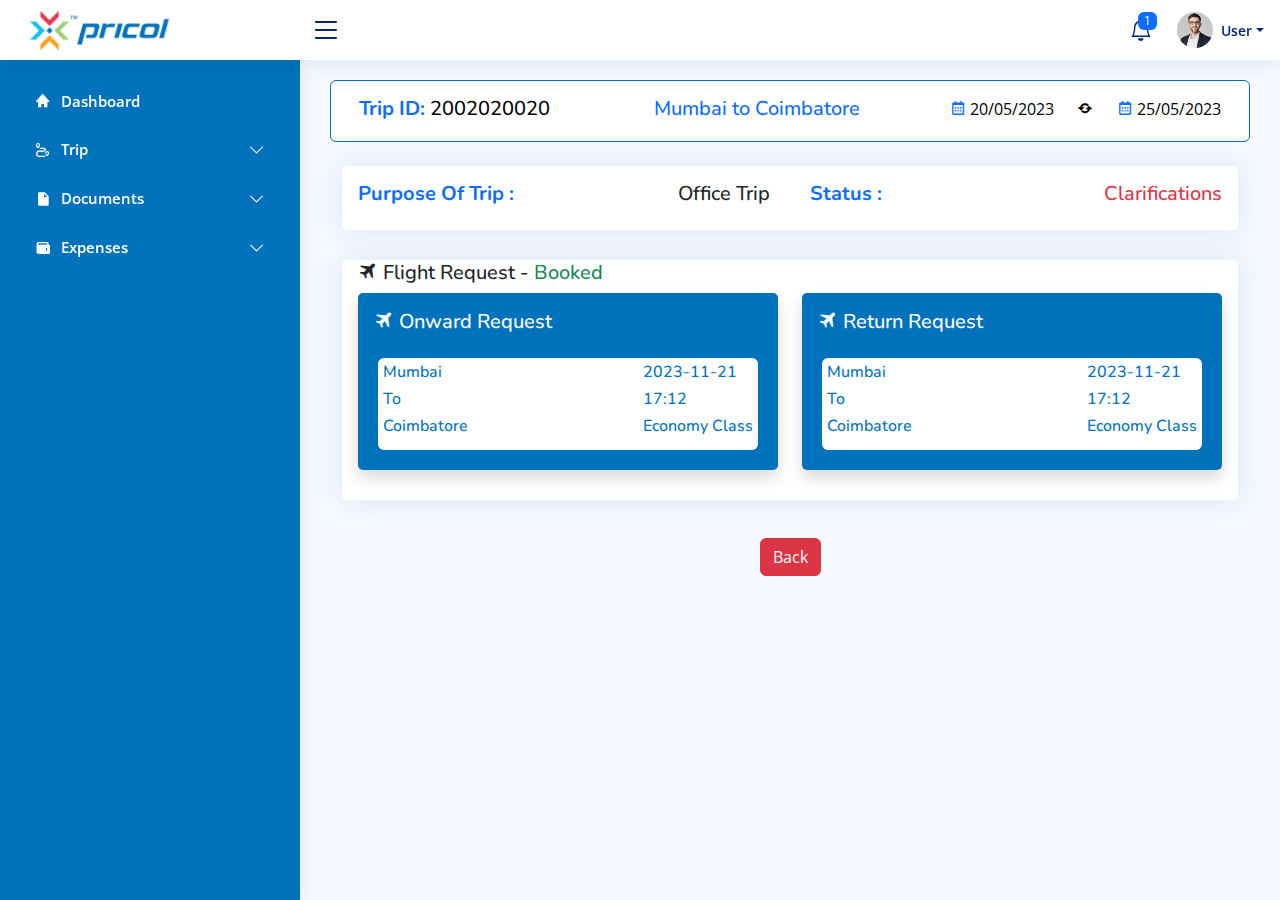
<file: summary.html>
<!DOCTYPE html>
<html lang="en">

<head>
  <meta charset="utf-8">
  <meta content="width=device-width, initial-scale=1.0" name="viewport">

  <title>MyTravelog</title>
  <meta content="" name="description">
  <meta content="" name="keywords">

  <!-- Favicons -->
  <!-- <link href="assets/img/favicon.png" rel="icon">
  <link href="assets/img/apple-touch-icon.png" rel="apple-touch-icon"> -->

  <!-- Google Fonts -->
  <link href="https://fonts.gstatic.com" rel="preconnect">
  <link href="https://fonts.googleapis.com/css?family=Open+Sans:300,300i,400,400i,600,600i,700,700i|Nunito:300,300i,400,400i,600,600i,700,700i|Poppins:300,300i,400,400i,500,500i,600,600i,700,700i" rel="stylesheet">

  <!-- Vendor CSS Files -->
  <link href="assets/vendor/bootstrap/css/bootstrap.min.css" rel="stylesheet">
  <link href="assets/vendor/bootstrap-icons/bootstrap-icons.css" rel="stylesheet">
  <link href="assets/vendor/boxicons/css/boxicons.min.css" rel="stylesheet">
  <link href="assets/vendor/quill/quill.snow.css" rel="stylesheet">
  <link href="assets/vendor/quill/quill.bubble.css" rel="stylesheet">
  <link href="assets/vendor/remixicon/remixicon.css" rel="stylesheet">
  <link href="assets/vendor/simple-datatables/style.css" rel="stylesheet">
    <script src="https://jsuites.net/v4/jsuites.js"></script>
    <link rel="stylesheet" href="https://jsuites.net/v4/jsuites.css" type="text/css" />
  <!-- Template Main CSS File -->
  <link href="assets/css/style.css" rel="stylesheet">

  <!-- =======================================================
  * Template Name: NiceAdmin
  * Updated: Sep 18 2023 with Bootstrap v5.3.2
  * Template URL: https://bootstrapmade.com/nice-admin-bootstrap-admin-html-template/
  * Author: BootstrapMade.com
  * License: https://bootstrapmade.com/license/
  ======================================================== -->
</head>

<body>

  <!-- ======= Header ======= -->
  <header id="header" class="header fixed-top d-flex align-items-center">

    <div class="d-flex align-items-center justify-content-between">
      <a href="index.html" class="logo d-flex align-items-center">
        <img src="assets/img/logo.png" alt="">
        
      </a>
      <i class="bi bi-list toggle-sidebar-btn"></i>
    </div><!-- End Logo -->

    <nav class="header-nav ms-auto">
      <ul class="d-flex align-items-center">


        <li class="nav-item dropdown">

          <a class="nav-link nav-icon" href="#" data-bs-toggle="dropdown">
            <i class="bi bi-bell"></i>
            <span class="badge bg-primary badge-number">1</span>
          </a><!-- End Notification Icon -->

          <ul class="dropdown-menu dropdown-menu-end dropdown-menu-arrow notifications">
            <li class="dropdown-header">
              You have 1 new notifications
              <!-- <a href="#"><span class="badge rounded-pill bg-primary p-2 ms-2">View all</span></a> -->
            </li>
            <li>
              <hr class="dropdown-divider">
            </li>

            <li class="notification-item">
              <i class="bi bi-check-circle text-success"></i>
              <div>
                <h4>New Trip Created Successfully</h4>
                <p>1 min. ago</p>
              </div>
            </li>

            <li>
              <hr class="dropdown-divider">
            </li>

            

            <li>
              <hr class="dropdown-divider">
            </li>
            <li class="dropdown-footer">
              <a href="#">Show all notifications</a>
            </li>

          </ul><!-- End Notification Dropdown Items -->

        </li><!-- End Notification Nav -->


        <li class="nav-item dropdown pe-3">

          <a class="nav-link nav-profile d-flex align-items-center pe-0" href="#" data-bs-toggle="dropdown">
            <img src="assets/img/profile-img.jpg" alt="Profile" class="rounded-circle">
            <span class="d-none d-md-block dropdown-toggle ps-2">User</span>
          </a><!-- End Profile Iamge Icon -->

          <ul class="dropdown-menu dropdown-menu-end dropdown-menu-arrow profile">
            <li class="dropdown-header">
              <h6>User</h6>
              <span>Web Designer</span>
            </li>
            <li>
              <hr class="dropdown-divider">
            </li>

            <li>
              <a class="dropdown-item d-flex align-items-center" href="users-profile.html">
                <i class="bi bi-person"></i>
                <span>My Profile</span>
              </a>
            </li>
            <li>
              <hr class="dropdown-divider">
            </li>

            <li>
              <a class="dropdown-item d-flex align-items-center" href="users-profile.html">
                <i class="bi bi-gear"></i>
                <span>Account Settings</span>
              </a>
            </li>
            <li>
              <hr class="dropdown-divider">
            </li>

            <li>
              <a class="dropdown-item d-flex align-items-center" href="pages-faq.html">
                <i class="bi bi-question-circle"></i>
                <span>Need Help?</span>
              </a>
            </li>
            <li>
              <hr class="dropdown-divider">
            </li>

            <li>
              <a class="dropdown-item d-flex align-items-center" href="#">
                <i class="bi bi-box-arrow-right"></i>
                <span>Sign Out</span>
              </a>
            </li>

          </ul><!-- End Profile Dropdown Items -->
        </li><!-- End Profile Nav -->

      </ul>
    </nav><!-- End Icons Navigation -->

  </header><!-- End Header -->

  <!-- ======= Sidebar ======= -->
  <aside id="sidebar" class="sidebar">

    <ul class="sidebar-nav" id="sidebar-nav">

      <li class="nav-item">
        <a class="nav-link " href="index.html">
          <i class="bx bxs-home"></i>
          <span>Dashboard</span>
        </a>
      </li><!-- End Dashboard Nav -->
      <li class="nav-item">
        <a class="nav-link collapsed" data-bs-target="#icons-nav" data-bs-toggle="collapse" href="#">
          <i class="bx bx-trip"></i><span>Trip</span><i class="bi bi-chevron-down ms-auto"></i>
        </a>
        <ul id="icons-nav" class="nav-content collapse " data-bs-parent="#sidebar-nav">
          <li>
            <a href="index.html">
              <i class="bi bi-circle"></i><span>Add Trip</span>
            </a>
          </li>
          <li>
            <a href="mytrip.html">
              <i class="bi bi-circle"></i><span>My Trip</span>
            </a>
          </li>
          
        </ul>
      </li>
      <li class="nav-item">
        <a class="nav-link collapsed" data-bs-target="#document" data-bs-toggle="collapse" href="#">
          <i class="bx bxs-file-blank"></i><span>Documents</span><i class="bi bi-chevron-down ms-auto"></i>
        </a>
        <ul id="document" class="nav-content collapse " data-bs-parent="#sidebar-nav">
          <li>
            <a href="#">
              <i class="bi bi-circle"></i><span>Add Trip</span>
            </a>
          </li>
          <li>
            <a href="#">
              <i class="bi bi-circle"></i><span>My Trip</span>
            </a>
          </li>
          
        </ul>
      </li>
      <li class="nav-item">
        <a class="nav-link collapsed" data-bs-target="#expense" data-bs-toggle="collapse" href="#">
          <i class="bx bxs-wallet"></i><span>Expenses</span><i class="bi bi-chevron-down ms-auto"></i>
        </a>
        <ul id="expense" class="nav-content collapse " data-bs-parent="#sidebar-nav">
          <li>
            <a href="#">
              <i class="bi bi-circle"></i><span>Add Trip</span>
            </a>
          </li>
          <li>
            <a href="#">
              <i class="bi bi-circle"></i><span>My Trip</span>
            </a>
          </li>
          
        </ul>
      </li>

    </ul>

  </aside><!-- End Sidebar-->

  <main id="main" class="main">
    <div class="container">
      
      <div class="row mb-4 tbox rounded">
        <div class="col-lg-4 col-md-6 mb-1">
          <h5><span class="fw-bold text-primary">Trip ID:</span> 2002020020</h5>
        </div>
        <div class="col-lg-4 col-md-6 mb-1 mdright">
          <h5 class="text-primary">Mumbai to Coimbatore</h5>
        </div>
        <div class="col-lg-4 d-flex justify-content-between">
          <p><i class="bx bx-calendar text-primary"></i> 20/05/2023</p><p><i class="bx bx-refresh fw-bold"></i></p><p><i class="bx bx-calendar text-primary"></i> 25/05/2023</p>
        </div>          
      </div>
      <section class=" card dtdiv py-2">
        <div class="row  p-2">
        <div class="col-lg-6  col-md-6">
          <div class="d-flex justify-content-between   gap-2 px-2">
            <h5 class="text-primary fw-bold">
            Purpose Of Trip : 
          </h5> <h5> Office Trip </h5>
          </div>
        </div>
        <div class="col-lg-6 col-md-6">
          <div class="d-flex justify-content-between gap-2 px-2">
            <h5 class="text-primary fw-bold">Status : 
          </h5> <h5 class="text-danger">Clarifications</h5>
          </div>
        </div>
        
      </div>
      </section>
      
      <section class="card px-3">
      <div class="row">
        <div class="col-lg-12">
          <h5 class="headdiv"> <i class="bx bxs-plane-alt"></i> Flight Request - <span class="text-success">Booked</span></h5>
        </div>
        <div class="col-lg-6 col-md-6 closediv">
          <div class="card shadow bg-theme">
            <div class="card-head d-flex justify-content-between align-items-center p-3">
              <h5><i class="bx bxs-plane-alt text-white" ></i> Onward Request</h5>
            </div>
            <div class="card-body">
              <div class=" d-flex justify-content-between boxv rounded">
                <div>
                  <h6 class="ffrom">Mumbai</h6>
                  <h6>To</h6>
                  <h6 class="fto">Coimbatore</h6>
                </div>
                <div>
                  <h6 class="fdate">2023-11-21</h6>
                  <h6 class="fdate">17:12</h6>
                  <h6 class="class">Economy Class</h6>
                </div>
              </div>
            </div>
          </div>
        </div>
        <div class="col-lg-6 col-md-6 closediv">
          <div class="card shadow bg-theme">
            <div class="card-head d-flex justify-content-between align-items-center p-3">
              <h5><i class="bx bxs-plane-alt text-white" ></i> Return Request</h5>
            </div>
            <div class="card-body">
              <div class=" d-flex justify-content-between boxv rounded">
                <div>
                  <h6 class="ffrom">Mumbai</h6>
                  <h6>To</h6>
                  <h6 class="fto">Coimbatore</h6>
                </div>
                <div>
                  <h6 class="fdate">2023-11-21</h6>
                  <h6 class="fdate">17:12</h6>
                  <h6 class="class">Economy Class</h6>
                </div>
              </div>
            </div>
          </div>
        </div>
      </section>
        <!-- <div class="row">
        <div class="col-lg-12 p-3 card  rdetails">
          <table class="  rounded p-3">
            <thead class="bg-primary text-white">
              <tr>
                <td>Request Type</td>
                <td>Details</td>
              </tr>
              
            </thead>
            <tbody>
              
            <tr>
                <td>
                 <p class="text-primary"><i class="bx bxs-plane-alt"></i> Flight Request</p>
                 
                </td>
                <td>
                  <fieldset class="border border-primary p-2 mb-1 rounded">
                    <legend class="text-center text-primary">Onward</legend>
                    <div class="d-flex justify-content-between">
                      <div class="d-flex flex-column  mb-1">
                        <p>Mumbai Coimbatore</p>
                        <p>&nbsp;To&nbsp;&nbsp;</p>
                        <p>Coimbatore Coimbatore </p>
                      </div>
                      <div class="d-flex flex-column justify-content-between">
                        <p>2023-11-21</p>
                        <p>17:12</p>
                        <p>Economy Class</p>
                      </div>
                    </div>
                    
                  </fieldset>
                  <fieldset class="border border-primary p-2 rounded">
                    <legend class="text-center text-primary">Return</legend>
                    <div class="d-flex justify-content-between">
                      <div class="d-flex flex-column  mb-1">
                        <p>Mumbai Coimbatore</p>
                        <p>&nbsp;To&nbsp;&nbsp;</p>
                        <p>Coimbatore Coimbatore </p>
                      </div>
                      <div class="d-flex flex-column justify-content-between">
                        <p>2023-11-21</p>
                        <p>17:12</p>
                        <p>Economy Class</p>
                      </div>
                    </div>
                    
                  </fieldset>
                </td>
              
            </tr>
            </tbody>
            
          </table>


        </div>
      </div> -->
      <div class="row mt-3">
        
        <div class="col-lg-12 mt-2">
          <center> <a href="mytrip.html" class="btn btn-danger">Back</a></center>
        </div>
      </div>
    </div>

  </main><!-- End #main -->

  <a href="#" class="back-to-top d-flex align-items-center justify-content-center"><i class="bi bi-arrow-up-short"></i></a>

  <!-- Vendor JS Files -->
  <script src="assets/vendor/apexcharts/apexcharts.min.js"></script>
  <script src="assets/vendor/bootstrap/js/bootstrap.bundle.min.js"></script>
  <script src="assets/vendor/chart.js/chart.umd.js"></script>
  <script src="assets/vendor/echarts/echarts.min.js"></script>
  <script src="assets/vendor/quill/quill.min.js"></script>
  <script src="assets/vendor/simple-datatables/simple-datatables.js"></script>
  <script src="assets/vendor/tinymce/tinymce.min.js"></script>
  <script src="assets/vendor/php-email-form/validate.js"></script>

  <!-- Template Main JS File -->
  <script src="assets/js/main.js"></script>
<script src="https://code.jquery.com/jquery-3.7.1.min.js" integrity="sha256-/JqT3SQfawRcv/BIHPThkBvs0OEvtFFmqPF/lYI/Cxo=" crossorigin="anonymous"></script>
  <script type="text/javascript">
  //   $(document).ready(function() {
  //   $('.remarks').hide();
  //   $('.status').on('change',function(){
  //   var type = $(this).val();
  //   if(type == 'Clarification')
  //   {
  //     $('.remarks').show();
  //   }
  //   else{
  //     $('.remarks').hide();
  //   }
  // });
  //   });
  </script>
</body>

</html>
</file>
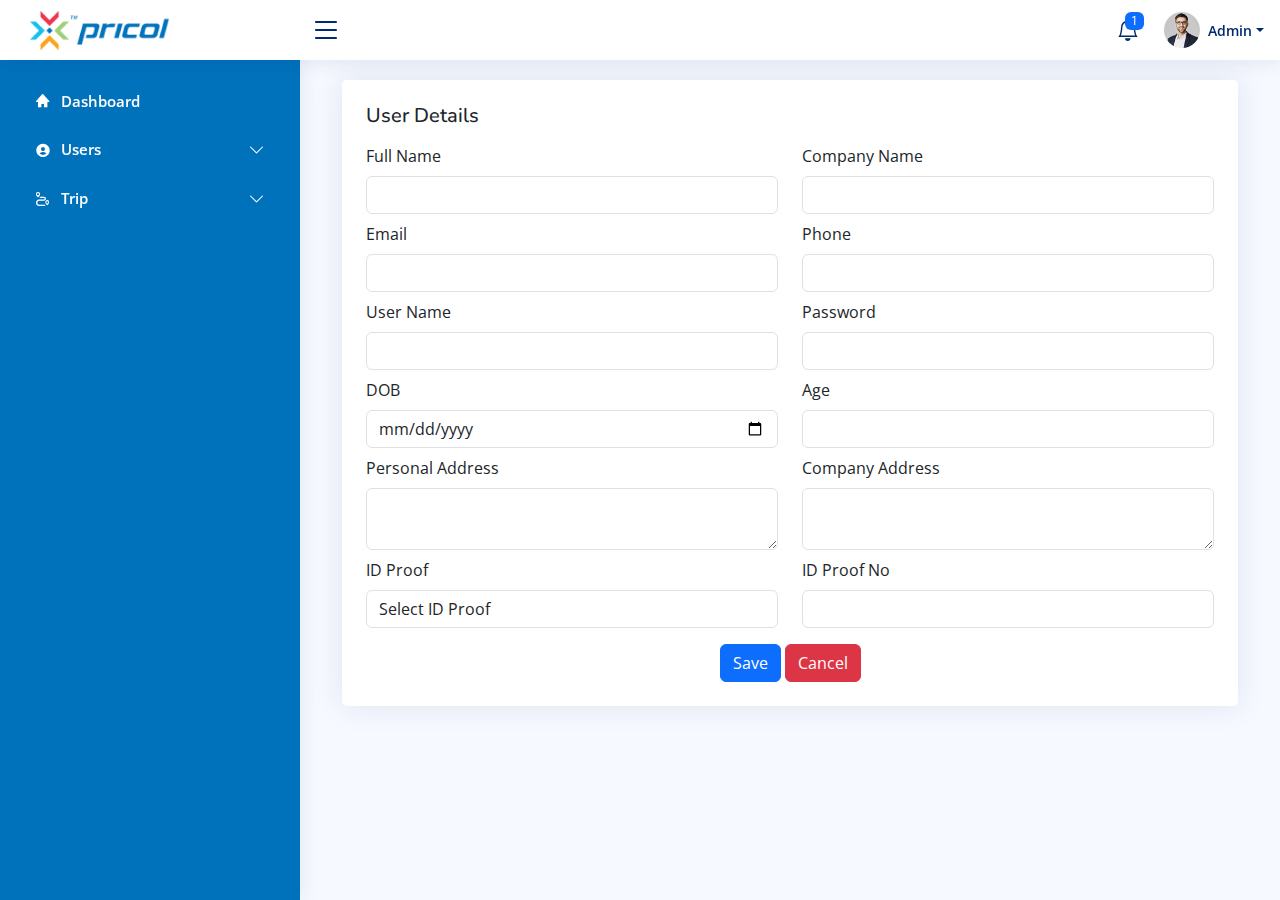
<file: admin/add_user.html>
<!DOCTYPE html>
<html lang="en">

<head>
  <meta charset="utf-8">
  <meta content="width=device-width, initial-scale=1.0" name="viewport">

  <title>MyTravelog</title>
  <meta content="" name="description">
  <meta content="" name="keywords">

  <!-- Favicons -->
  <!-- <link href="../assets/img/favicon.png" rel="icon">
  <link href="../assets/img/apple-touch-icon.png" rel="apple-touch-icon"> -->

  <!-- Google Fonts -->
  <link href="https://fonts.gstatic.com" rel="preconnect">
  <link href="https://fonts.googleapis.com/css?family=Open+Sans:300,300i,400,400i,600,600i,700,700i|Nunito:300,300i,400,400i,600,600i,700,700i|Poppins:300,300i,400,400i,500,500i,600,600i,700,700i" rel="stylesheet">

  <!-- Vendor CSS Files -->
  <link href="../assets/vendor/bootstrap/css/bootstrap.min.css" rel="stylesheet">
  <link href="../assets/vendor/bootstrap-icons/bootstrap-icons.css" rel="stylesheet">
  <link href="../assets/vendor/boxicons/css/boxicons.min.css" rel="stylesheet">
  <link href="../assets/vendor/quill/quill.snow.css" rel="stylesheet">
  <link href="../assets/vendor/quill/quill.bubble.css" rel="stylesheet">
  <link href="../assets/vendor/remixicon/remixicon.css" rel="stylesheet">
  <link href="../assets/vendor/simple-datatables/style.css" rel="stylesheet">
    <script src="https://jsuites.net/v4/jsuites.js"></script>
    <link rel="stylesheet" href="https://jsuites.net/v4/jsuites.css" type="text/css" />
  <!-- Template Main CSS File -->
  <link href="../assets/css/style.css" rel="stylesheet">

  <!-- =======================================================
  * Template Name: NiceAdmin
  * Updated: Sep 18 2023 with Bootstrap v5.3.2
  * Template URL: https://bootstrapmade.com/nice-admin-bootstrap-admin-html-template/
  * Author: BootstrapMade.com
  * License: https://bootstrapmade.com/license/
  ======================================================== -->
</head>

<body>

  <!-- ======= Header ======= -->
  <header id="header" class="header fixed-top d-flex align-items-center">

    <div class="d-flex align-items-center justify-content-between">
      <a href="index.html" class="logo d-flex align-items-center">
        <img src="../assets/img/logo.png" alt="">
        
      </a>
      <i class="bi bi-list toggle-sidebar-btn"></i>
    </div><!-- End Logo -->

    <nav class="header-nav ms-auto">
      <ul class="d-flex align-items-center">


        <li class="nav-item dropdown">

          <a class="nav-link nav-icon" href="#" data-bs-toggle="dropdown">
            <i class="bi bi-bell"></i>
            <span class="badge bg-primary badge-number">1</span>
          </a><!-- End Notification Icon -->

          <ul class="dropdown-menu dropdown-menu-end dropdown-menu-arrow notifications">
            <li class="dropdown-header">
              You have 1 new notifications
              <!-- <a href="#"><span class="badge rounded-pill bg-primary p-2 ms-2">View all</span></a> -->
            </li>
            <li>
              <hr class="dropdown-divider">
            </li>

            <li class="notification-item">
              <i class="bi bi-check-circle text-success"></i>
              <div>
                <h4>New Trip Created By User</h4>
                <p>1 min. ago</p>
              </div>
            </li>

            <li>
              <hr class="dropdown-divider">
            </li>

            

            <li>
              <hr class="dropdown-divider">
            </li>
            <li class="dropdown-footer">
              <a href="#">Show all notifications</a>
            </li>

          </ul><!-- End Notification Dropdown Items -->

        </li><!-- End Notification Nav -->


        <li class="nav-item dropdown pe-3">

          <a class="nav-link nav-profile d-flex align-items-center pe-0" href="#" data-bs-toggle="dropdown">
            <img src="../assets/img/profile-img.jpg" alt="Profile" class="rounded-circle">
            <span class="d-none d-md-block dropdown-toggle ps-2">Admin</span>
          </a><!-- End Profile Iamge Icon -->

          <ul class="dropdown-menu dropdown-menu-end dropdown-menu-arrow profile">
            <li class="dropdown-header">
              <h6>Admin</h6>
              <span>Web Designer</span>
            </li>
            <li>
              <hr class="dropdown-divider">
            </li>

            <li>
              <a class="dropdown-item d-flex align-items-center" href="#.">
                <i class="bi bi-person"></i>
                <span>My Profile</span>
              </a>
            </li>
            <li>
              <hr class="dropdown-divider">
            </li>

            <li>
              <a class="dropdown-item d-flex align-items-center" href="#.">
                <i class="bi bi-gear"></i>
                <span>Account Settings</span>
              </a>
            </li>
            <li>
              <hr class="dropdown-divider">
            </li>
            <li>
              <hr class="dropdown-divider">
            </li>

            <li>
              <a class="dropdown-item d-flex align-items-center" href="#">
                <i class="bi bi-box-arrow-right"></i>
                <span>Sign Out</span>
              </a>
            </li>

          </ul><!-- End Profile Dropdown Items -->
        </li><!-- End Profile Nav -->

      </ul>
    </nav><!-- End Icons Navigation -->

  </header><!-- End Header -->

  <!-- ======= Sidebar ======= -->
  <aside id="sidebar" class="sidebar">

    <ul class="sidebar-nav" id="sidebar-nav">

      <li class="nav-item">
        <a class="nav-link " href="index.html">
          <i class="bx bxs-home"></i>
          <span>Dashboard</span>
        </a>
      </li><!-- End Dashboard Nav -->
      <li class="nav-item">
        <a class="nav-link collapsed" data-bs-target="#user" data-bs-toggle="collapse" href="#">
          <i class="bx  bxs-user-circle"></i><span>Users</span><i class="bi bi-chevron-down ms-auto"></i>
        </a>
        <ul id="user" class="nav-content collapse " data-bs-parent="#sidebar-nav">
          <li>
            <a href="user.html">
              <i class="bi bi-circle"></i><span>All Users</span>
            </a>
          </li>
        </ul>
      </li>
      <li class="nav-item">
        <a class="nav-link collapsed" data-bs-target="#icons-nav" data-bs-toggle="collapse" href="#">
          <i class="bx bx-trip"></i><span>Trip</span><i class="bi bi-chevron-down ms-auto"></i>
        </a>
        <ul id="icons-nav" class="nav-content collapse " data-bs-parent="#sidebar-nav">
          <!-- <li>
            <a href="index.html">
              <i class="bi bi-circle"></i><span>Add Trip</span>
            </a>
          </li> -->
          <li>
            <a href="trip.html">
              <i class="bi bi-circle"></i><span>All Trip</span>
            </a>
          </li>
          
        </ul>
      </li>
    </ul>

  </aside><!-- End Sidebar-->

  <main id="main" class="main">
    <div class="container">
      <div class="row">
      <div class="col-lg-12">
        <div class="card p-4">
          <h5>User Details</h5>
        <div class="row">

          <div class="col-lg-6 col-md-6">
            <label class="mt-2 mb-2">Full Name</label>
            <input type="text" name="" class="form-control">
            <label class="mt-2 mb-2">Email</label>
            <input type="email" name="" class="form-control">
            <label class="mt-2 mb-2">User Name</label>
            <input type="text" name="" class="form-control">
            <label class="mt-2 mb-2">DOB</label>
            <input type="date" name="" class="form-control">
            <label class="mt-2 mb-2">Personal Address</label>
            <textarea class="form-control" name=""></textarea>
            <label class="mt-2 mb-2">ID Proof</label>
            <select class="form-control" name="">
              <option value="">Select ID Proof</option>
              <option value="Aadhar-card">Aadhar-Card</option>
              <option value="License">License</option>
              <option value="Passport">Passport</option>
            </select>
          </div>
          <div class="col-lg-6 col-md-6">
            <label class="mt-2 mb-2">Company Name</label>
            <input type="text" name="" class="form-control">
            <label class="mt-2 mb-2">Phone</label>
            <input type="tel" name="" min="0" class="form-control">
            <label class="mt-2 mb-2">Password</label>
            <input type="password" name="" class="form-control">
            <label class="mt-2 mb-2">Age</label>
            <input type="number" min="0" name="" class="form-control">
            <label class="mt-2 mb-2">Company Address</label>
            <textarea class="form-control" name=""></textarea>
            <label class="mt-2 mb-2">ID Proof No</label>
            <input type="text" name="" class="form-control">
          </div>
          <div class="col-lg-12 mt-3">
            <center><input type="submit" class="btn btn-primary" value="Save" name=""> <a href="user.html" class="btn btn-danger">Cancel</a></center>
          </div>
        </div>
      </div>
    </div>
  </div>
        
    </div>
  </main><!-- End #main -->

  <a href="#" class="back-to-top d-flex align-items-center justify-content-center"><i class="bi bi-arrow-up-short"></i></a>

  <!-- Vendor JS Files -->
  <script src="../assets/vendor/apexcharts/apexcharts.min.js"></script>
  <script src="../assets/vendor/bootstrap/js/bootstrap.bundle.min.js"></script>
  <script src="../assets/vendor/chart.js/chart.umd.js"></script>
  <script src="../assets/vendor/echarts/echarts.min.js"></script>
  <script src="../assets/vendor/quill/quill.min.js"></script>
  <script src="../assets/vendor/simple-datatables/simple-datatables.js"></script>
  <script src="../assets/vendor/tinymce/tinymce.min.js"></script>
  <script src="../assets/vendor/php-email-form/validate.js"></script>

  <!-- Template Main JS File -->
  <script src="../assets/js/main.js"></script>

</body>

</html>
</file>
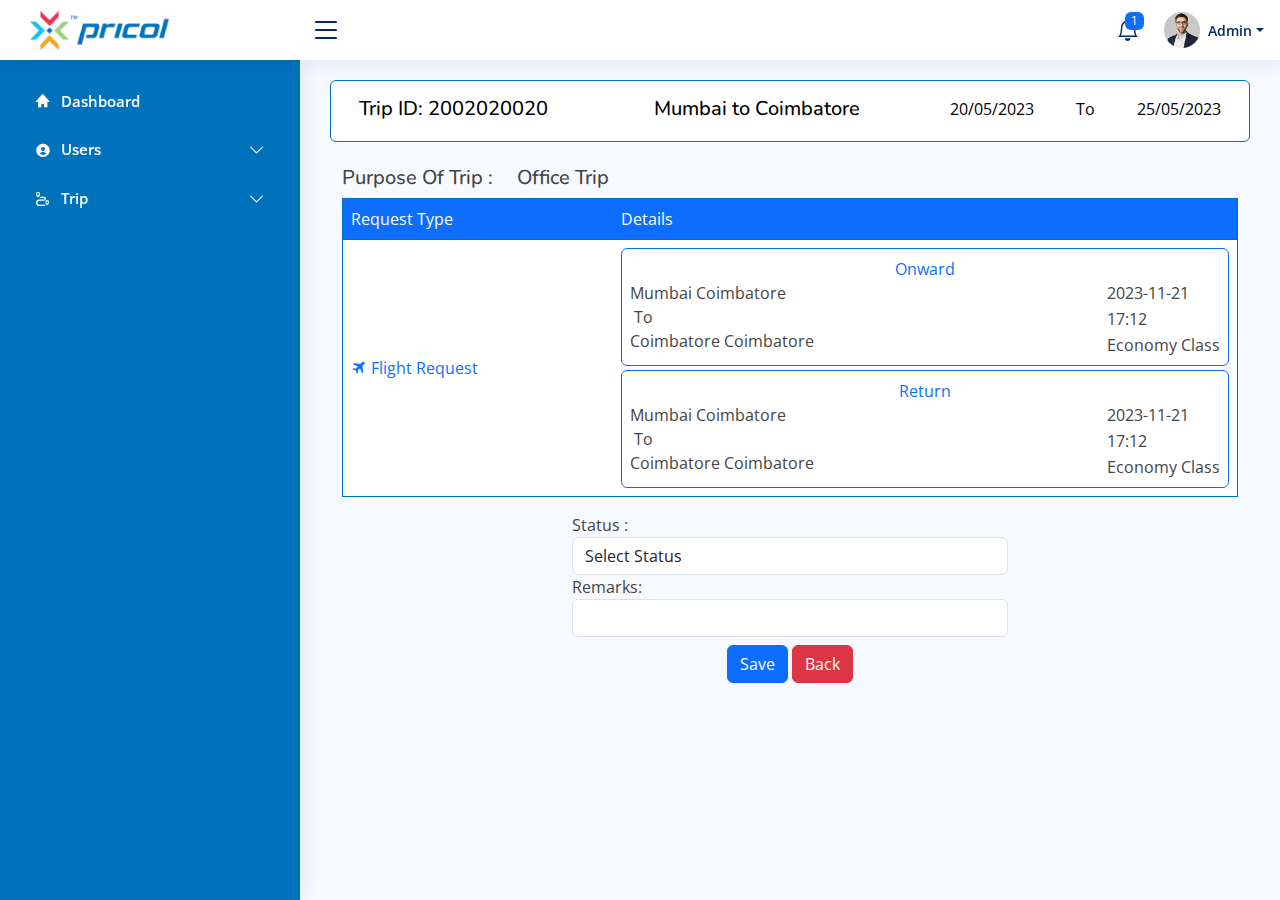
<file: admin/summary.html>
<!DOCTYPE html>
<html lang="en">

<head>
  <meta charset="utf-8">
  <meta content="width=device-width, initial-scale=1.0" name="viewport">

  <title>MyTravelog</title>
  <meta content="" name="description">
  <meta content="" name="keywords">

  <!-- Favicons -->
  <!-- <link href="../assets/img/favicon.png" rel="icon">
  <link href="../assets/img/apple-touch-icon.png" rel="apple-touch-icon"> -->

  <!-- Google Fonts -->
  <link href="https://fonts.gstatic.com" rel="preconnect">
  <link href="https://fonts.googleapis.com/css?family=Open+Sans:300,300i,400,400i,600,600i,700,700i|Nunito:300,300i,400,400i,600,600i,700,700i|Poppins:300,300i,400,400i,500,500i,600,600i,700,700i" rel="stylesheet">

  <!-- Vendor CSS Files -->
  <link href="../assets/vendor/bootstrap/css/bootstrap.min.css" rel="stylesheet">
  <link href="../assets/vendor/bootstrap-icons/bootstrap-icons.css" rel="stylesheet">
  <link href="../assets/vendor/boxicons/css/boxicons.min.css" rel="stylesheet">
  <link href="../assets/vendor/quill/quill.snow.css" rel="stylesheet">
  <link href="../assets/vendor/quill/quill.bubble.css" rel="stylesheet">
  <link href="../assets/vendor/remixicon/remixicon.css" rel="stylesheet">
  <link href="../assets/vendor/simple-datatables/style.css" rel="stylesheet">
    <script src="https://jsuites.net/v4/jsuites.js"></script>
    <link rel="stylesheet" href="https://jsuites.net/v4/jsuites.css" type="text/css" />
  <!-- Template Main CSS File -->
  <link href="../assets/css/style.css" rel="stylesheet">

  <!-- =======================================================
  * Template Name: NiceAdmin
  * Updated: Sep 18 2023 with Bootstrap v5.3.2
  * Template URL: https://bootstrapmade.com/nice-admin-bootstrap-admin-html-template/
  * Author: BootstrapMade.com
  * License: https://bootstrapmade.com/license/
  ======================================================== -->
</head>

<body>

  <!-- ======= Header ======= -->
  <header id="header" class="header fixed-top d-flex align-items-center">

    <div class="d-flex align-items-center justify-content-between">
      <a href="index.html" class="logo d-flex align-items-center">
        <img src="../assets/img/logo.png" alt="">
        
      </a>
      <i class="bi bi-list toggle-sidebar-btn"></i>
    </div><!-- End Logo -->

    <nav class="header-nav ms-auto">
      <ul class="d-flex align-items-center">


        <li class="nav-item dropdown">

          <a class="nav-link nav-icon" href="#" data-bs-toggle="dropdown">
            <i class="bi bi-bell"></i>
            <span class="badge bg-primary badge-number">1</span>
          </a><!-- End Notification Icon -->

          <ul class="dropdown-menu dropdown-menu-end dropdown-menu-arrow notifications">
            <li class="dropdown-header">
              You have 1 new notifications
              <!-- <a href="#"><span class="badge rounded-pill bg-primary p-2 ms-2">View all</span></a> -->
            </li>
            <li>
              <hr class="dropdown-divider">
            </li>

            <li class="notification-item">
              <i class="bi bi-check-circle text-success"></i>
              <div>
                <h4>New Trip Created By User</h4>
                <p>1 min. ago</p>
              </div>
            </li>

            <li>
              <hr class="dropdown-divider">
            </li>

            

            <li>
              <hr class="dropdown-divider">
            </li>
            <li class="dropdown-footer">
              <a href="#">Show all notifications</a>
            </li>

          </ul><!-- End Notification Dropdown Items -->

        </li><!-- End Notification Nav -->


        <li class="nav-item dropdown pe-3">

          <a class="nav-link nav-profile d-flex align-items-center pe-0" href="#" data-bs-toggle="dropdown">
            <img src="../assets/img/profile-img.jpg" alt="Profile" class="rounded-circle">
            <span class="d-none d-md-block dropdown-toggle ps-2">Admin</span>
          </a><!-- End Profile Iamge Icon -->

          <ul class="dropdown-menu dropdown-menu-end dropdown-menu-arrow profile">
            <li class="dropdown-header">
              <h6>Admin</h6>
              <span>Web Designer</span>
            </li>
            <li>
              <hr class="dropdown-divider">
            </li>

            <li>
              <a class="dropdown-item d-flex align-items-center" href="#.">
                <i class="bi bi-person"></i>
                <span>My Profile</span>
              </a>
            </li>
            <li>
              <hr class="dropdown-divider">
            </li>

            <li>
              <a class="dropdown-item d-flex align-items-center" href="#.">
                <i class="bi bi-gear"></i>
                <span>Account Settings</span>
              </a>
            </li>
            <li>
              <hr class="dropdown-divider">
            </li>
            <li>
              <hr class="dropdown-divider">
            </li>

            <li>
              <a class="dropdown-item d-flex align-items-center" href="#">
                <i class="bi bi-box-arrow-right"></i>
                <span>Sign Out</span>
              </a>
            </li>

          </ul><!-- End Profile Dropdown Items -->
        </li><!-- End Profile Nav -->

      </ul>
    </nav><!-- End Icons Navigation -->

  </header><!-- End Header -->

  <!-- ======= Sidebar ======= -->
  <aside id="sidebar" class="sidebar">

    <ul class="sidebar-nav" id="sidebar-nav">

      <li class="nav-item">
        <a class="nav-link " href="index.html">
          <i class="bx bxs-home"></i>
          <span>Dashboard</span>
        </a>
      </li><!-- End Dashboard Nav -->
      <li class="nav-item">
        <a class="nav-link collapsed" data-bs-target="#user" data-bs-toggle="collapse" href="#">
          <i class="bx  bxs-user-circle"></i><span>Users</span><i class="bi bi-chevron-down ms-auto"></i>
        </a>
        <ul id="user" class="nav-content collapse " data-bs-parent="#sidebar-nav">
          <li>
            <a href="user.html">
              <i class="bi bi-circle"></i><span>All Users</span>
            </a>
          </li>
        </ul>
      </li>
      <li class="nav-item">
        <a class="nav-link collapsed" data-bs-target="#icons-nav" data-bs-toggle="collapse" href="#">
          <i class="bx bx-trip"></i><span>Trip</span><i class="bi bi-chevron-down ms-auto"></i>
        </a>
        <ul id="icons-nav" class="nav-content collapse " data-bs-parent="#sidebar-nav">
          <!-- <li>
            <a href="index.html">
              <i class="bi bi-circle"></i><span>Add Trip</span>
            </a>
          </li> -->
          <li>
            <a href="trip.html">
              <i class="bi bi-circle"></i><span>All Trip</span>
            </a>
          </li>
          
        </ul>
      </li>
    </ul>

  </aside><!-- End Sidebar-->

  <main id="main" class="main">
    <div class="container">
      
      <div class="row mb-4 tbox rounded">
        <div class="col-lg-4 col-md-6 mb-1">
          <h5>Trip ID: 2002020020</h5>
        </div>
        <div class="col-lg-4 col-md-6 mb-1 mdright">
          <h5>Mumbai to Coimbatore</h5>
        </div>
        <div class="col-lg-4 d-flex justify-content-between">
          <p>20/05/2023</p><p>To</p><p>25/05/2023</p>
        </div>          
      </div>
      <div class="row">
        <div class="col-lg-12">
          <div class="d-md-flex d-lg-flex gap-4">
            <h5>
            Purpose Of Trip : 
          </h5> <h5> Office Trip </h5>
          </div>
        </div>
      </div>
      <div class="row">
        <div class="col-lg-12 rdetails">
          <table class="  rounded p-3">
            <thead class="bg-primary text-white">
              <tr>
                <td>Request Type</td>
                <td>Details</td>
              </tr>
              
            </thead>
            <tbody>
              
            <tr>
                <td>
                 <p class="text-primary"><i class="bx bxs-plane-alt"></i> Flight Request</p>
                 
                </td>
                <td>
                  <fieldset class="border border-primary p-2 mb-1 rounded">
                    <legend class="text-center text-primary">Onward</legend>
                    <div class="d-flex justify-content-between">
                      <div class="d-flex flex-column  mb-1">
                        <p>Mumbai Coimbatore</p>
                        <p>&nbsp;To&nbsp;&nbsp;</p>
                        <p>Coimbatore Coimbatore </p>
                      </div>
                      <div class="d-flex flex-column justify-content-between">
                        <p>2023-11-21</p>
                        <p>17:12</p>
                        <p>Economy Class</p>
                      </div>
                    </div>
                    
                  </fieldset>
                  <fieldset class="border border-primary p-2 rounded">
                    <legend class="text-center text-primary">Return</legend>
                    <div class="d-flex justify-content-between">
                      <div class="d-flex flex-column  mb-1">
                        <p>Mumbai Coimbatore</p>
                        <p>&nbsp;To&nbsp;&nbsp;</p>
                        <p>Coimbatore Coimbatore </p>
                      </div>
                      <div class="d-flex flex-column justify-content-between">
                        <p>2023-11-21</p>
                        <p>17:12</p>
                        <p>Economy Class</p>
                      </div>
                    </div>
                    
                  </fieldset>
                </td>
              
            </tr>
            </tbody>
            
          </table>


        </div>
      </div>
      <div class="row mt-3">
        <div class="col-lg-6 col-md-6 offset-md-3 offset-lg-3">
          <div class="">
            <label>Status : </label>
            <select class="form-control status" name="status">
              <option value="">Select Status</option>
              <option value="Approved">Approved</option>
              <option value="Rejected">Rejected</option>
              <option value="Clarification">Clarification</option>
            </select>
          </div>
          <div class="remarks">
            <label>Remarks:</label>
            <input type="" class="form-control" name="">
          </div>
          
        </div>
        <div class="col-lg-12 mt-2">
          <center><input type="submit" name="" class="btn btn-primary" value="Save"> <a href="trip.html" class="btn btn-danger">Back</a></center>
        </div>
      </div>
    </div>

  </main><!-- End #main -->

  <a href="#" class="back-to-top d-flex align-items-center justify-content-center"><i class="bi bi-arrow-up-short"></i></a>

  <!-- Vendor JS Files -->
  <script src="../assets/vendor/apexcharts/apexcharts.min.js"></script>
  <script src="../assets/vendor/bootstrap/js/bootstrap.bundle.min.js"></script>
  <script src="../assets/vendor/chart.js/chart.umd.js"></script>
  <script src="../assets/vendor/echarts/echarts.min.js"></script>
  <script src="../assets/vendor/quill/quill.min.js"></script>
  <script src="../assets/vendor/simple-datatables/simple-datatables.js"></script>
  <script src="../assets/vendor/tinymce/tinymce.min.js"></script>
  <script src="../assets/vendor/php-email-form/validate.js"></script>

  <!-- Template Main JS File -->
  <script src="../assets/js/main.js"></script>
<script src="https://code.jquery.com/jquery-3.7.1.min.js" integrity="sha256-/JqT3SQfawRcv/BIHPThkBvs0OEvtFFmqPF/lYI/Cxo=" crossorigin="anonymous"></script>
  <script type="text/javascript">
    $(document).ready(function() {
    $('.remarks').hide();
    $('.status').on('change',function(){
    var type = $(this).val();
    if(type == 'Clarification')
    {
      $('.remarks').show();
    }
    else{
      $('.remarks').hide();
    }
  });
    });
  </script>
</body>

</html>
</file>
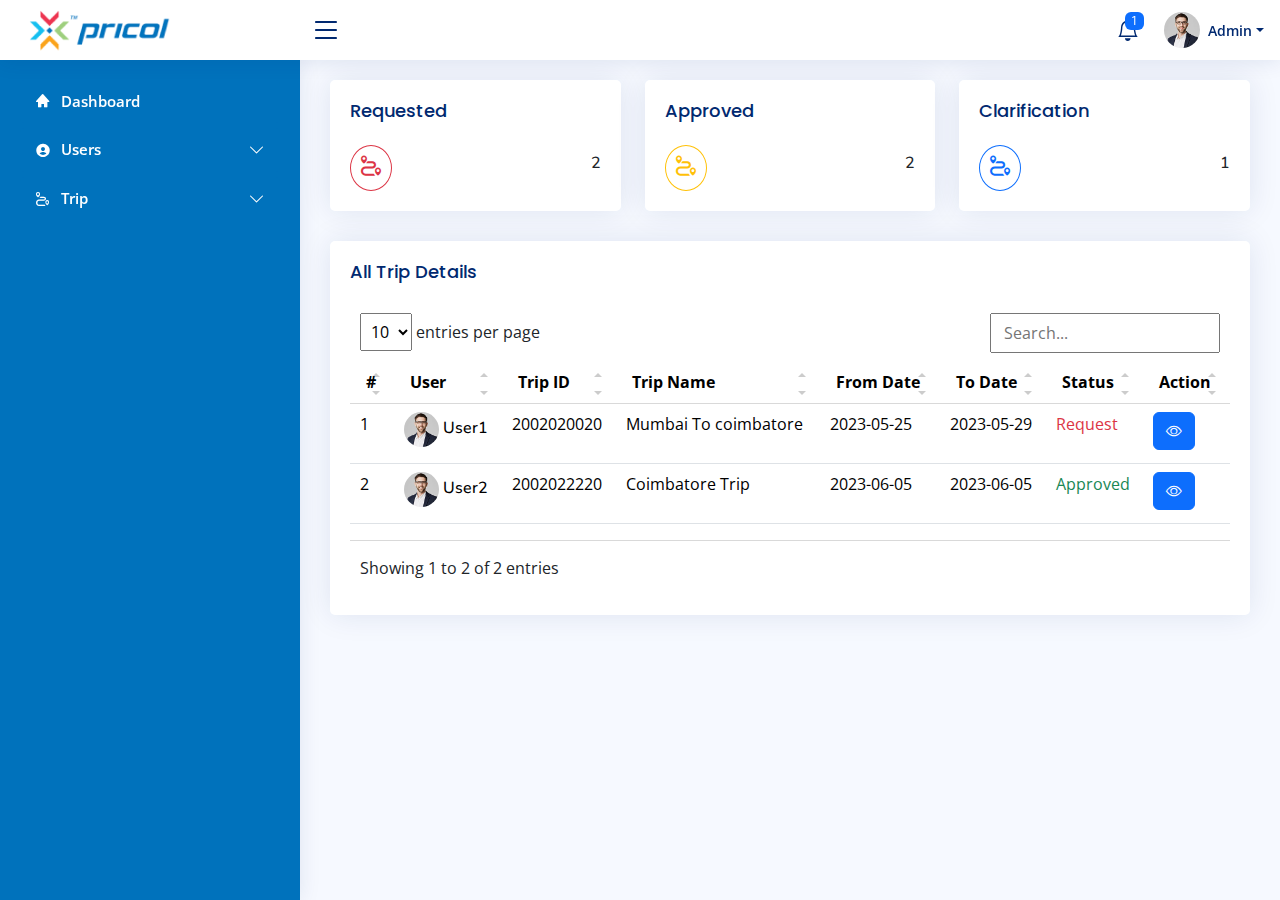
<file: admin/trip.html>
<!DOCTYPE html>
<html lang="en">

<head>
  <meta charset="utf-8">
  <meta content="width=device-width, initial-scale=1.0" name="viewport">

  <title>MyTravelog</title>
  <meta content="" name="description">
  <meta content="" name="keywords">

  <!-- Favicons -->
  <!-- <link href="../assets/img/favicon.png" rel="icon">
  <link href="../assets/img/apple-touch-icon.png" rel="apple-touch-icon"> -->

  <!-- Google Fonts -->
  <link href="https://fonts.gstatic.com" rel="preconnect">
  <link href="https://fonts.googleapis.com/css?family=Open+Sans:300,300i,400,400i,600,600i,700,700i|Nunito:300,300i,400,400i,600,600i,700,700i|Poppins:300,300i,400,400i,500,500i,600,600i,700,700i" rel="stylesheet">

  <!-- Vendor CSS Files -->
  <link href="../assets/vendor/bootstrap/css/bootstrap.min.css" rel="stylesheet">
  <link href="../assets/vendor/bootstrap-icons/bootstrap-icons.css" rel="stylesheet">
  <link href="../assets/vendor/boxicons/css/boxicons.min.css" rel="stylesheet">
  <link href="../assets/vendor/quill/quill.snow.css" rel="stylesheet">
  <link href="../assets/vendor/quill/quill.bubble.css" rel="stylesheet">
  <link href="../assets/vendor/remixicon/remixicon.css" rel="stylesheet">
  <link href="../assets/vendor/simple-datatables/style.css" rel="stylesheet">
    <script src="https://jsuites.net/v4/jsuites.js"></script>
    <link rel="stylesheet" href="https://jsuites.net/v4/jsuites.css" type="text/css" />
  <!-- Template Main CSS File -->
  <link href="../assets/css/style.css" rel="stylesheet">

  
</head>

<body>

  <!-- ======= Header ======= -->
  <header id="header" class="header fixed-top d-flex align-items-center">

    <div class="d-flex align-items-center justify-content-between">
      <a href="index.html" class="logo d-flex align-items-center">
        <img src="../assets/img/logo.png" alt="">
        
      </a>
      <i class="bi bi-list toggle-sidebar-btn"></i>
    </div><!-- End Logo -->

    <nav class="header-nav ms-auto">
      <ul class="d-flex align-items-center">


        <li class="nav-item dropdown">

          <a class="nav-link nav-icon" href="#" data-bs-toggle="dropdown">
            <i class="bi bi-bell"></i>
            <span class="badge bg-primary badge-number">1</span>
          </a><!-- End Notification Icon -->

          <ul class="dropdown-menu dropdown-menu-end dropdown-menu-arrow notifications">
            <li class="dropdown-header">
              You have 1 new notifications
              <!-- <a href="#"><span class="badge rounded-pill bg-primary p-2 ms-2">View all</span></a> -->
            </li>
            <li>
              <hr class="dropdown-divider">
            </li>

            <li class="notification-item">
              <i class="bi bi-check-circle text-success"></i>
              <div>
                <h4>New Trip Created By User</h4>
                <p>1 min. ago</p>
              </div>
            </li>

            <li>
              <hr class="dropdown-divider">
            </li>

            

            <li>
              <hr class="dropdown-divider">
            </li>
            <li class="dropdown-footer">
              <a href="#">Show all notifications</a>
            </li>

          </ul><!-- End Notification Dropdown Items -->

        </li><!-- End Notification Nav -->


        <li class="nav-item dropdown pe-3">

          <a class="nav-link nav-profile d-flex align-items-center pe-0" href="#" data-bs-toggle="dropdown">
            <img src="../assets/img/profile-img.jpg" alt="Profile" class="rounded-circle">
            <span class="d-none d-md-block dropdown-toggle ps-2">Admin</span>
          </a><!-- End Profile Iamge Icon -->

          <ul class="dropdown-menu dropdown-menu-end dropdown-menu-arrow profile">
            <li class="dropdown-header">
              <h6>Admin</h6>
              <span>Web Designer</span>
            </li>
            <li>
              <hr class="dropdown-divider">
            </li>

            <li>
              <a class="dropdown-item d-flex align-items-center" href="#.">
                <i class="bi bi-person"></i>
                <span>My Profile</span>
              </a>
            </li>
            <li>
              <hr class="dropdown-divider">
            </li>

            <li>
              <a class="dropdown-item d-flex align-items-center" href="#.">
                <i class="bi bi-gear"></i>
                <span>Account Settings</span>
              </a>
            </li>
            <li>
              <hr class="dropdown-divider">
            </li>
            <li>
              <hr class="dropdown-divider">
            </li>

            <li>
              <a class="dropdown-item d-flex align-items-center" href="#">
                <i class="bi bi-box-arrow-right"></i>
                <span>Sign Out</span>
              </a>
            </li>

          </ul><!-- End Profile Dropdown Items -->
        </li><!-- End Profile Nav -->

      </ul>
    </nav><!-- End Icons Navigation -->

  </header><!-- End Header -->

  <!-- ======= Sidebar ======= -->
  <aside id="sidebar" class="sidebar">

    <ul class="sidebar-nav" id="sidebar-nav">

      <li class="nav-item">
        <a class="nav-link " href="index.html">
          <i class="bx bxs-home"></i>
          <span>Dashboard</span>
        </a>
      </li><!-- End Dashboard Nav -->
      <li class="nav-item">
        <a class="nav-link collapsed" data-bs-target="#users" data-bs-toggle="collapse" href="#">
          <i class="bx  bxs-user-circle"></i><span>Users</span><i class="bi bi-chevron-down ms-auto"></i>
        </a>
        <ul id="users" class="nav-content collapse " data-bs-parent="#sidebar-nav">
          <li>
            <a href="user.html">
              <i class="bi bi-circle"></i><span>All User</span>
            </a>
          </li>
        </ul>
      </li>
      <li class="nav-item">
        <a class="nav-link collapsed" data-bs-target="#icons-nav" data-bs-toggle="collapse" href="#">
          <i class="bx bx-trip"></i><span>Trip</span><i class="bi bi-chevron-down ms-auto"></i>
        </a>
        <ul id="icons-nav" class="nav-content collapse " data-bs-parent="#sidebar-nav">
          <!-- <li>
            <a href="index.html">
              <i class="bi bi-circle"></i><span>Add Trip</span>
            </a>
          </li> -->
          <li>
            <a href="trip.html">
              <i class="bi bi-circle"></i><span>All Trip</span>
            </a>
          </li>
          
        </ul>
      </li>
    </ul>

  </aside><!-- End Sidebar-->

  <main id="main" class="main">
 
   <section class="section">
    <div class="row">
      <div class="col-lg-4">
        <a href="trip_request.html">
        <div class="card ">
          <div class="card-body">
            <h5 class="card-title">Requested</h5>
            <div class="d-flex justify-content-between align-items-center">
              <div class="p-2 rounded-circle border border-danger text-danger">
                <i class="bx bx-trip fs-4"></i>
              </div>
              <div class="ps-3">
                <h6>2</h6>
              </div>
            </div>
          </div>
        </div>
        </a>
      </div>
      <div class="col-lg-4">
        <a href="trip_approved.html">
        <div class="card ">
          <div class="card-body">
            <h5 class="card-title">Approved</h5>
            <div class="d-flex justify-content-between align-items-center">
              <div class="p-2 rounded-circle border border-warning text-warning">
                <i class="bx bx-trip fs-4"></i>
              </div>
              <div class="ps-3">
                <h6>2</h6>
              </div>
            </div>
          </div>
        </div>
        </a>
      </div>
      <div class="col-lg-4">
        <a href="trip_clarification.html">
        <div class="card ">
          <div class="card-body">
            <h5 class="card-title">Clarification</h5>
            <div class="d-flex justify-content-between align-items-center">
              <div class="p-2 rounded-circle border border-primary text-primary">
                <i class="bx bx-trip fs-4"></i>
              </div>
              <div class="ps-3">
                <h6>1</h6>
              </div>
            </div>
          </div>
        </div>
        </a>
      </div>
      <!-- <div class="col-lg-3">
        <div class="card ">
          <div class="card-body">
            <h5 class="card-title">Settled</h5>
            <div class="d-flex justify-content-between align-items-center">
              <div class="p-2 rounded-circle border border-success text-success">
                <i class="bx bx-trip fs-4"></i>
              </div>
              <div class="ps-3">
                <h6>1</h6>
              </div>
            </div>
          </div>
        </div>
      </div> -->
    </div>
    <div class="row">
      <div class="col-lg-12">
        <div class="card">
          <div class="card-body">
            <h5 class="card-title">All Trip Details</h5>
            <!-- Table with stripped rows -->
            <div class="table-responsive">
              <table class="table datatable">
                <thead>
                  <tr>
                    <th scope="col">#</th>
                    <th scope="col">User</th>
                    <th scope="col">Trip ID</th>
                    <th scope="col">Trip Name</th>
                    <th scope="col">From Date</th>
                    <th scope="col">To Date</th>
                    <th scope="col">Status</th>
                    <th scope="col">Action</th>
                  </tr>
                </thead>
                <tbody>
                  <tr class="card">
                    <td>1</td>
                    <td><h6><img src="../assets/img/profile-img.jpg"class="rounded-circle" alt="" width="35px"> User1</h6></td>
                    <td>2002020020</td>
                    <td>Mumbai To coimbatore</td>
                    <td>2023-05-25 </td>
                    <td> 2023-05-29</td>
                    <td><span class="text-danger">Request</span></td>
                    
                    <td><a href="summary.html" class="btn btn-primary text-white"><i class="bi bi-eye"></i></a></td>
                  </tr>
                  <tr class="card">
                    <td >2</td>
                    <td><h6><img src="../assets/img/profile-img.jpg"class="rounded-circle" alt="" width="35px"> User2</h6></td>
                    <td>2002022220</td>
                    <td>Coimbatore Trip</td>
                    <td>2023-06-05 </td>
                    <td>  2023-06-05</td>
                    <td><span class="text-success">Approved</span></td>
                    
                    <td><a href="summary.html" class="btn btn-primary text-white"><i class="bi bi-eye"></i></a></td>
                  </tr>
                  
                </tbody>
              </table>
            </div>
            <!-- End Table with stripped rows -->
          </div>
        </div>

      </div>
    </div>
  </section>    

</main><!-- End #main -->

<!-- ======= Footer ======= -->
  <!-- <footer id="footer" class="footer">
    <div class="copyright">
      &copy; Copyright <strong><span>NiceAdmin</span></strong>. All Rights Reserved
    </div>
    <div class="credits">
      
      Designed by <a href="https://bootstrapmade.com/">BootstrapMade</a>
    </div>
  </footer> --><!-- End Footer -->

  <a href="#" class="back-to-top d-flex align-items-center justify-content-center"><i class="bi bi-arrow-up-short"></i></a>

  <!-- Vendor JS Files -->
  <script src="../assets/vendor/apexcharts/apexcharts.min.js"></script>
  <script src="../assets/vendor/bootstrap/js/bootstrap.bundle.min.js"></script>
  <script src="../assets/vendor/chart.js/chart.umd.js"></script>
  <script src="../assets/vendor/echarts/echarts.min.js"></script>
  <script src="../assets/vendor/quill/quill.min.js"></script>
  <script src="../assets/vendor/simple-datatables/simple-datatables.js"></script>
  <script src="../assets/vendor/tinymce/tinymce.min.js"></script>
  <script src="../assets/vendor/php-email-form/validate.js"></script>

  <!-- Template Main JS File -->
  <script src="../assets/js/main.js"></script>

</body>

</html>
</file>
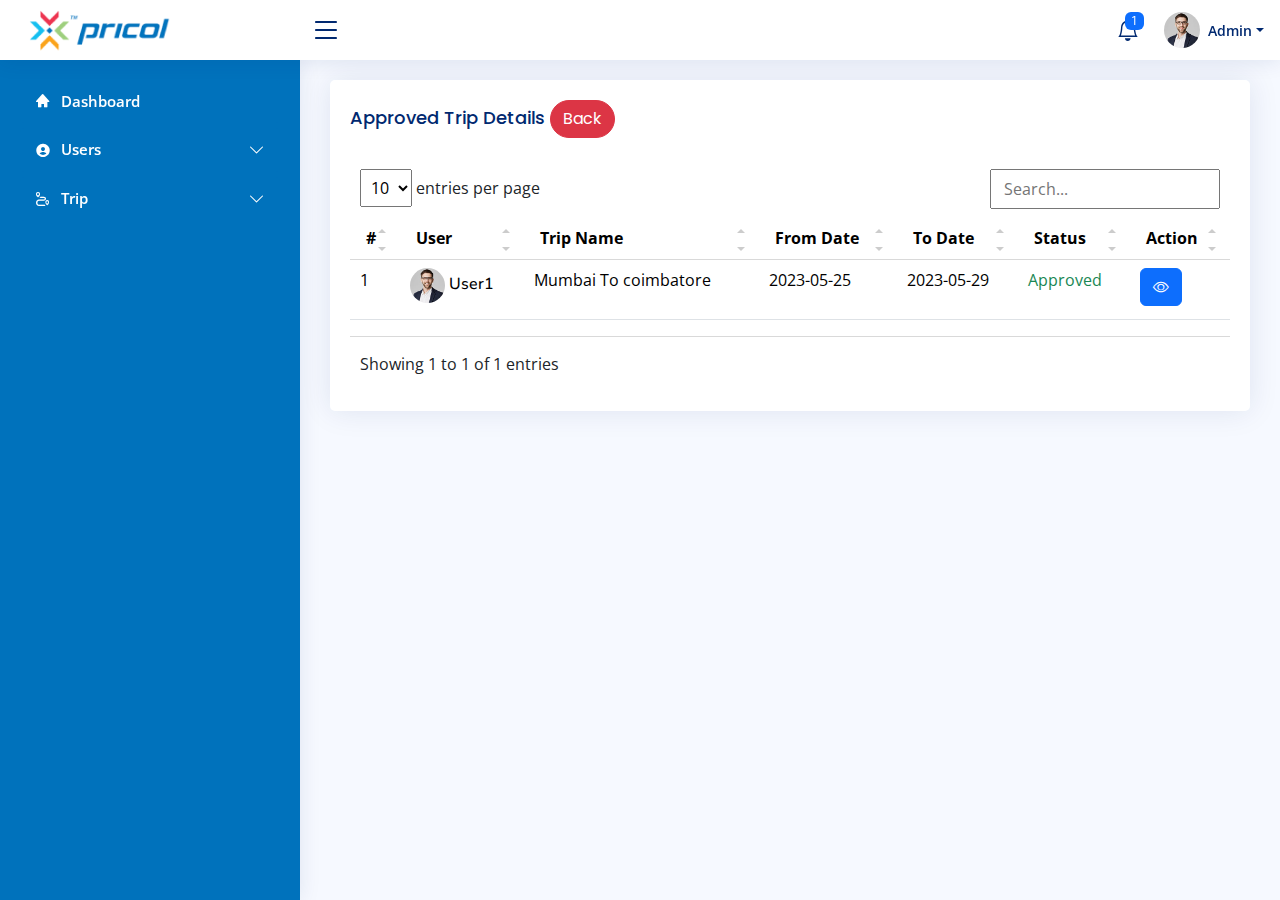
<file: admin/trip_approved.html>
<!DOCTYPE html>
<html lang="en">

<head>
  <meta charset="utf-8">
  <meta content="width=device-width, initial-scale=1.0" name="viewport">

  <title>MyTravelog</title>
  <meta content="" name="description">
  <meta content="" name="keywords">

  <!-- Favicons -->
  <!-- <link href="../assets/img/favicon.png" rel="icon">
  <link href="../assets/img/apple-touch-icon.png" rel="apple-touch-icon"> -->

  <!-- Google Fonts -->
  <link href="https://fonts.gstatic.com" rel="preconnect">
  <link href="https://fonts.googleapis.com/css?family=Open+Sans:300,300i,400,400i,600,600i,700,700i|Nunito:300,300i,400,400i,600,600i,700,700i|Poppins:300,300i,400,400i,500,500i,600,600i,700,700i" rel="stylesheet">

  <!-- Vendor CSS Files -->
  <link href="../assets/vendor/bootstrap/css/bootstrap.min.css" rel="stylesheet">
  <link href="../assets/vendor/bootstrap-icons/bootstrap-icons.css" rel="stylesheet">
  <link href="../assets/vendor/boxicons/css/boxicons.min.css" rel="stylesheet">
  <link href="../assets/vendor/quill/quill.snow.css" rel="stylesheet">
  <link href="../assets/vendor/quill/quill.bubble.css" rel="stylesheet">
  <link href="../assets/vendor/remixicon/remixicon.css" rel="stylesheet">
  <link href="../assets/vendor/simple-datatables/style.css" rel="stylesheet">
    <script src="https://jsuites.net/v4/jsuites.js"></script>
    <link rel="stylesheet" href="https://jsuites.net/v4/jsuites.css" type="text/css" />
  <!-- Template Main CSS File -->
  <link href="../assets/css/style.css" rel="stylesheet">

  
</head>

<body>

  <!-- ======= Header ======= -->
  <header id="header" class="header fixed-top d-flex align-items-center">

    <div class="d-flex align-items-center justify-content-between">
      <a href="index.html" class="logo d-flex align-items-center">
        <img src="../assets/img/logo.png" alt="">
        
      </a>
      <i class="bi bi-list toggle-sidebar-btn"></i>
    </div><!-- End Logo -->

    <nav class="header-nav ms-auto">
      <ul class="d-flex align-items-center">


        <li class="nav-item dropdown">

          <a class="nav-link nav-icon" href="#" data-bs-toggle="dropdown">
            <i class="bi bi-bell"></i>
            <span class="badge bg-primary badge-number">1</span>
          </a><!-- End Notification Icon -->

          <ul class="dropdown-menu dropdown-menu-end dropdown-menu-arrow notifications">
            <li class="dropdown-header">
              You have 1 new notifications
              <!-- <a href="#"><span class="badge rounded-pill bg-primary p-2 ms-2">View all</span></a> -->
            </li>
            <li>
              <hr class="dropdown-divider">
            </li>

            <li class="notification-item">
              <i class="bi bi-check-circle text-success"></i>
              <div>
                <h4>New Trip Created By User</h4>
                <p>1 min. ago</p>
              </div>
            </li>

            <li>
              <hr class="dropdown-divider">
            </li>

            

            <li>
              <hr class="dropdown-divider">
            </li>
            <li class="dropdown-footer">
              <a href="#">Show all notifications</a>
            </li>

          </ul><!-- End Notification Dropdown Items -->

        </li><!-- End Notification Nav -->


        <li class="nav-item dropdown pe-3">

          <a class="nav-link nav-profile d-flex align-items-center pe-0" href="#" data-bs-toggle="dropdown">
            <img src="../assets/img/profile-img.jpg" alt="Profile" class="rounded-circle">
            <span class="d-none d-md-block dropdown-toggle ps-2">Admin</span>
          </a><!-- End Profile Iamge Icon -->

          <ul class="dropdown-menu dropdown-menu-end dropdown-menu-arrow profile">
            <li class="dropdown-header">
              <h6>Admin</h6>
              <span>Web Designer</span>
            </li>
            <li>
              <hr class="dropdown-divider">
            </li>

            <li>
              <a class="dropdown-item d-flex align-items-center" href="#.">
                <i class="bi bi-person"></i>
                <span>My Profile</span>
              </a>
            </li>
            <li>
              <hr class="dropdown-divider">
            </li>

            <li>
              <a class="dropdown-item d-flex align-items-center" href="#.">
                <i class="bi bi-gear"></i>
                <span>Account Settings</span>
              </a>
            </li>
            <li>
              <hr class="dropdown-divider">
            </li>
            <li>
              <hr class="dropdown-divider">
            </li>

            <li>
              <a class="dropdown-item d-flex align-items-center" href="#">
                <i class="bi bi-box-arrow-right"></i>
                <span>Sign Out</span>
              </a>
            </li>

          </ul><!-- End Profile Dropdown Items -->
        </li><!-- End Profile Nav -->

      </ul>
    </nav><!-- End Icons Navigation -->

  </header><!-- End Header -->

  <!-- ======= Sidebar ======= -->
  <aside id="sidebar" class="sidebar">

    <ul class="sidebar-nav" id="sidebar-nav">

      <li class="nav-item">
        <a class="nav-link " href="index.html">
          <i class="bx bxs-home"></i>
          <span>Dashboard</span>
        </a>
      </li><!-- End Dashboard Nav -->
      <li class="nav-item">
        <a class="nav-link collapsed" data-bs-target="#users" data-bs-toggle="collapse" href="#">
          <i class="bx  bxs-user-circle"></i><span>Users</span><i class="bi bi-chevron-down ms-auto"></i>
        </a>
        <ul id="users" class="nav-content collapse " data-bs-parent="#sidebar-nav">
          <li>
            <a href="user.html">
              <i class="bi bi-circle"></i><span>All User</span>
            </a>
          </li>
        </ul>
      </li>
      <li class="nav-item">
        <a class="nav-link collapsed" data-bs-target="#icons-nav" data-bs-toggle="collapse" href="#">
          <i class="bx bx-trip"></i><span>Trip</span><i class="bi bi-chevron-down ms-auto"></i>
        </a>
        <ul id="icons-nav" class="nav-content collapse " data-bs-parent="#sidebar-nav">
          <!-- <li>
            <a href="index.html">
              <i class="bi bi-circle"></i><span>Add Trip</span>
            </a>
          </li> -->
          <li>
            <a href="trip.html">
              <i class="bi bi-circle"></i><span>All Trip</span>
            </a>
          </li>
          
        </ul>
      </li>
    </ul>

  </aside><!-- End Sidebar-->

  <main id="main" class="main">
 
   <section class="section">
    
    <div class="row">
      <div class="col-lg-12">
        <div class="card">
          <div class="card-body">
            <h5 class="card-title">Approved Trip Details <a href="trip.html" class="btn btn-danger rounded-pill">Back</a></h5>
            <!-- Table with stripped rows -->
            <div class="table-responsive">
              <table class="table datatable">
                <thead>
                  <tr>
                    <th scope="col">#</th>
                    <th scope="col">User</th>
                    <th scope="col">Trip Name</th>
                    <th scope="col">From Date</th>
                    <th scope="col">To Date</th>
                    <th scope="col">Status</th>
                    <th scope="col">Action</th>
                  </tr>
                </thead>
                <tbody>
                  <tr class="card">
                    <td>1</td>
                    <td><h6><img src="../assets/img/profile-img.jpg"class="rounded-circle" alt="" width="35px"> User1</h6></td>
                    <td>Mumbai To coimbatore</td>
                    <td>2023-05-25 </td>
                    <td> 2023-05-29</td>
                    <td><span class="text-success">Approved</span></td>
                    
                    <td><a href="summary.html" class="btn btn-primary text-white"><i class="bi bi-eye"></i></a></td>
                  </tr>
                  
                </tbody>
              </table>
            </div>
            <!-- End Table with stripped rows -->
          </div>
        </div>

      </div>
    </div>
  </section>    

</main><!-- End #main -->

<!-- ======= Footer ======= -->
  

  <a href="#" class="back-to-top d-flex align-items-center justify-content-center"><i class="bi bi-arrow-up-short"></i></a>

  <!-- Vendor JS Files -->
  <script src="../assets/vendor/apexcharts/apexcharts.min.js"></script>
  <script src="../assets/vendor/bootstrap/js/bootstrap.bundle.min.js"></script>
  <script src="../assets/vendor/chart.js/chart.umd.js"></script>
  <script src="../assets/vendor/echarts/echarts.min.js"></script>
  <script src="../assets/vendor/quill/quill.min.js"></script>
  <script src="../assets/vendor/simple-datatables/simple-datatables.js"></script>
  <script src="../assets/vendor/tinymce/tinymce.min.js"></script>
  <script src="../assets/vendor/php-email-form/validate.js"></script>

  <!-- Template Main JS File -->
  <script src="../assets/js/main.js"></script>

</body>

</html>
</file>
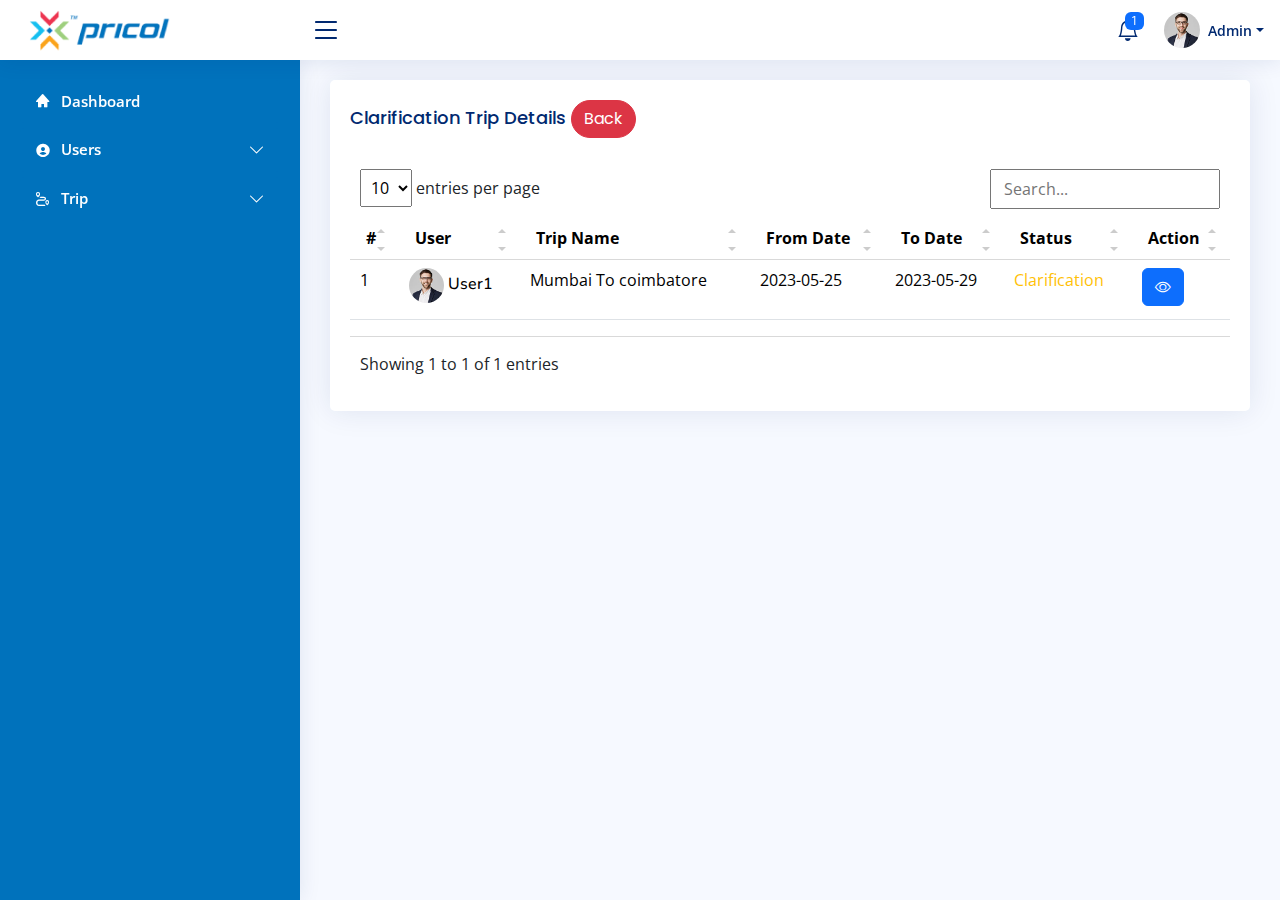
<file: admin/trip_clarification.html>
<!DOCTYPE html>
<html lang="en">

<head>
  <meta charset="utf-8">
  <meta content="width=device-width, initial-scale=1.0" name="viewport">

  <title>MyTravelog</title>
  <meta content="" name="description">
  <meta content="" name="keywords">

  <!-- Favicons -->
  <!-- <link href="../assets/img/favicon.png" rel="icon">
  <link href="../assets/img/apple-touch-icon.png" rel="apple-touch-icon"> -->

  <!-- Google Fonts -->
  <link href="https://fonts.gstatic.com" rel="preconnect">
  <link href="https://fonts.googleapis.com/css?family=Open+Sans:300,300i,400,400i,600,600i,700,700i|Nunito:300,300i,400,400i,600,600i,700,700i|Poppins:300,300i,400,400i,500,500i,600,600i,700,700i" rel="stylesheet">

  <!-- Vendor CSS Files -->
  <link href="../assets/vendor/bootstrap/css/bootstrap.min.css" rel="stylesheet">
  <link href="../assets/vendor/bootstrap-icons/bootstrap-icons.css" rel="stylesheet">
  <link href="../assets/vendor/boxicons/css/boxicons.min.css" rel="stylesheet">
  <link href="../assets/vendor/quill/quill.snow.css" rel="stylesheet">
  <link href="../assets/vendor/quill/quill.bubble.css" rel="stylesheet">
  <link href="../assets/vendor/remixicon/remixicon.css" rel="stylesheet">
  <link href="../assets/vendor/simple-datatables/style.css" rel="stylesheet">
    <script src="https://jsuites.net/v4/jsuites.js"></script>
    <link rel="stylesheet" href="https://jsuites.net/v4/jsuites.css" type="text/css" />
  <!-- Template Main CSS File -->
  <link href="../assets/css/style.css" rel="stylesheet">

  
</head>

<body>

  <!-- ======= Header ======= -->
  <header id="header" class="header fixed-top d-flex align-items-center">

    <div class="d-flex align-items-center justify-content-between">
      <a href="index.html" class="logo d-flex align-items-center">
        <img src="../assets/img/logo.png" alt="">
        
      </a>
      <i class="bi bi-list toggle-sidebar-btn"></i>
    </div><!-- End Logo -->

    <nav class="header-nav ms-auto">
      <ul class="d-flex align-items-center">


        <li class="nav-item dropdown">

          <a class="nav-link nav-icon" href="#" data-bs-toggle="dropdown">
            <i class="bi bi-bell"></i>
            <span class="badge bg-primary badge-number">1</span>
          </a><!-- End Notification Icon -->

          <ul class="dropdown-menu dropdown-menu-end dropdown-menu-arrow notifications">
            <li class="dropdown-header">
              You have 1 new notifications
              <!-- <a href="#"><span class="badge rounded-pill bg-primary p-2 ms-2">View all</span></a> -->
            </li>
            <li>
              <hr class="dropdown-divider">
            </li>

            <li class="notification-item">
              <i class="bi bi-check-circle text-success"></i>
              <div>
                <h4>New Trip Created By User</h4>
                <p>1 min. ago</p>
              </div>
            </li>

            <li>
              <hr class="dropdown-divider">
            </li>

            

            <li>
              <hr class="dropdown-divider">
            </li>
            <li class="dropdown-footer">
              <a href="#">Show all notifications</a>
            </li>

          </ul><!-- End Notification Dropdown Items -->

        </li><!-- End Notification Nav -->


        <li class="nav-item dropdown pe-3">

          <a class="nav-link nav-profile d-flex align-items-center pe-0" href="#" data-bs-toggle="dropdown">
            <img src="../assets/img/profile-img.jpg" alt="Profile" class="rounded-circle">
            <span class="d-none d-md-block dropdown-toggle ps-2">Admin</span>
          </a><!-- End Profile Iamge Icon -->

          <ul class="dropdown-menu dropdown-menu-end dropdown-menu-arrow profile">
            <li class="dropdown-header">
              <h6>Admin</h6>
              <span>Web Designer</span>
            </li>
            <li>
              <hr class="dropdown-divider">
            </li>

            <li>
              <a class="dropdown-item d-flex align-items-center" href="#.">
                <i class="bi bi-person"></i>
                <span>My Profile</span>
              </a>
            </li>
            <li>
              <hr class="dropdown-divider">
            </li>

            <li>
              <a class="dropdown-item d-flex align-items-center" href="#.">
                <i class="bi bi-gear"></i>
                <span>Account Settings</span>
              </a>
            </li>
            <li>
              <hr class="dropdown-divider">
            </li>
            <li>
              <hr class="dropdown-divider">
            </li>

            <li>
              <a class="dropdown-item d-flex align-items-center" href="#">
                <i class="bi bi-box-arrow-right"></i>
                <span>Sign Out</span>
              </a>
            </li>

          </ul><!-- End Profile Dropdown Items -->
        </li><!-- End Profile Nav -->

      </ul>
    </nav><!-- End Icons Navigation -->

  </header><!-- End Header -->

  <!-- ======= Sidebar ======= -->
  <aside id="sidebar" class="sidebar">

    <ul class="sidebar-nav" id="sidebar-nav">

      <li class="nav-item">
        <a class="nav-link " href="index.html">
          <i class="bx bxs-home"></i>
          <span>Dashboard</span>
        </a>
      </li><!-- End Dashboard Nav -->
      <li class="nav-item">
        <a class="nav-link collapsed" data-bs-target="#users" data-bs-toggle="collapse" href="#">
          <i class="bx  bxs-user-circle"></i><span>Users</span><i class="bi bi-chevron-down ms-auto"></i>
        </a>
        <ul id="users" class="nav-content collapse " data-bs-parent="#sidebar-nav">
          <li>
            <a href="user.html">
              <i class="bi bi-circle"></i><span>All User</span>
            </a>
          </li>
        </ul>
      </li>
      <li class="nav-item">
        <a class="nav-link collapsed" data-bs-target="#icons-nav" data-bs-toggle="collapse" href="#">
          <i class="bx bx-trip"></i><span>Trip</span><i class="bi bi-chevron-down ms-auto"></i>
        </a>
        <ul id="icons-nav" class="nav-content collapse " data-bs-parent="#sidebar-nav">
          <!-- <li>
            <a href="index.html">
              <i class="bi bi-circle"></i><span>Add Trip</span>
            </a>
          </li> -->
          <li>
            <a href="trip.html">
              <i class="bi bi-circle"></i><span>All Trip</span>
            </a>
          </li>
          
        </ul>
      </li>
    </ul>

  </aside><!-- End Sidebar-->

  <main id="main" class="main">
 
   <section class="section">
    
    <div class="row">
      <div class="col-lg-12">
        <div class="card">
          <div class="card-body">
            <h5 class="card-title">Clarification Trip Details <a href="trip.html" class="btn btn-danger rounded-pill">Back</a></h5>
            <!-- Table with stripped rows -->
            <div class="table-responsive">
              <table class="table datatable">
                <thead>
                  <tr>
                    <th scope="col">#</th>
                    <th scope="col">User</th>
                    <th scope="col">Trip Name</th>
                    <th scope="col">From Date</th>
                    <th scope="col">To Date</th>
                    <th scope="col">Status</th>
                    <th scope="col">Action</th>
                  </tr>
                </thead>
                <tbody>
                  <tr class="card">
                    <td>1</td>
                    <td><h6><img src="../assets/img/profile-img.jpg"class="rounded-circle" alt="" width="35px"> User1</h6></td>
                    <td>Mumbai To coimbatore</td>
                    <td>2023-05-25 </td>
                    <td> 2023-05-29</td>
                    <td><span class="text-warning">Clarification</span></td>
                    
                    <td><a href="summary.html" class="btn btn-primary text-white"><i class="bi bi-eye"></i></a></td>
                  </tr>
                  
                </tbody>
              </table>
            </div>
            <!-- End Table with stripped rows -->
          </div>
        </div>

      </div>
    </div>
  </section>    

</main><!-- End #main -->

<!-- ======= Footer ======= -->
  

  <a href="#" class="back-to-top d-flex align-items-center justify-content-center"><i class="bi bi-arrow-up-short"></i></a>

  <!-- Vendor JS Files -->
  <script src="../assets/vendor/apexcharts/apexcharts.min.js"></script>
  <script src="../assets/vendor/bootstrap/js/bootstrap.bundle.min.js"></script>
  <script src="../assets/vendor/chart.js/chart.umd.js"></script>
  <script src="../assets/vendor/echarts/echarts.min.js"></script>
  <script src="../assets/vendor/quill/quill.min.js"></script>
  <script src="../assets/vendor/simple-datatables/simple-datatables.js"></script>
  <script src="../assets/vendor/tinymce/tinymce.min.js"></script>
  <script src="../assets/vendor/php-email-form/validate.js"></script>

  <!-- Template Main JS File -->
  <script src="../assets/js/main.js"></script>

</body>

</html>
</file>
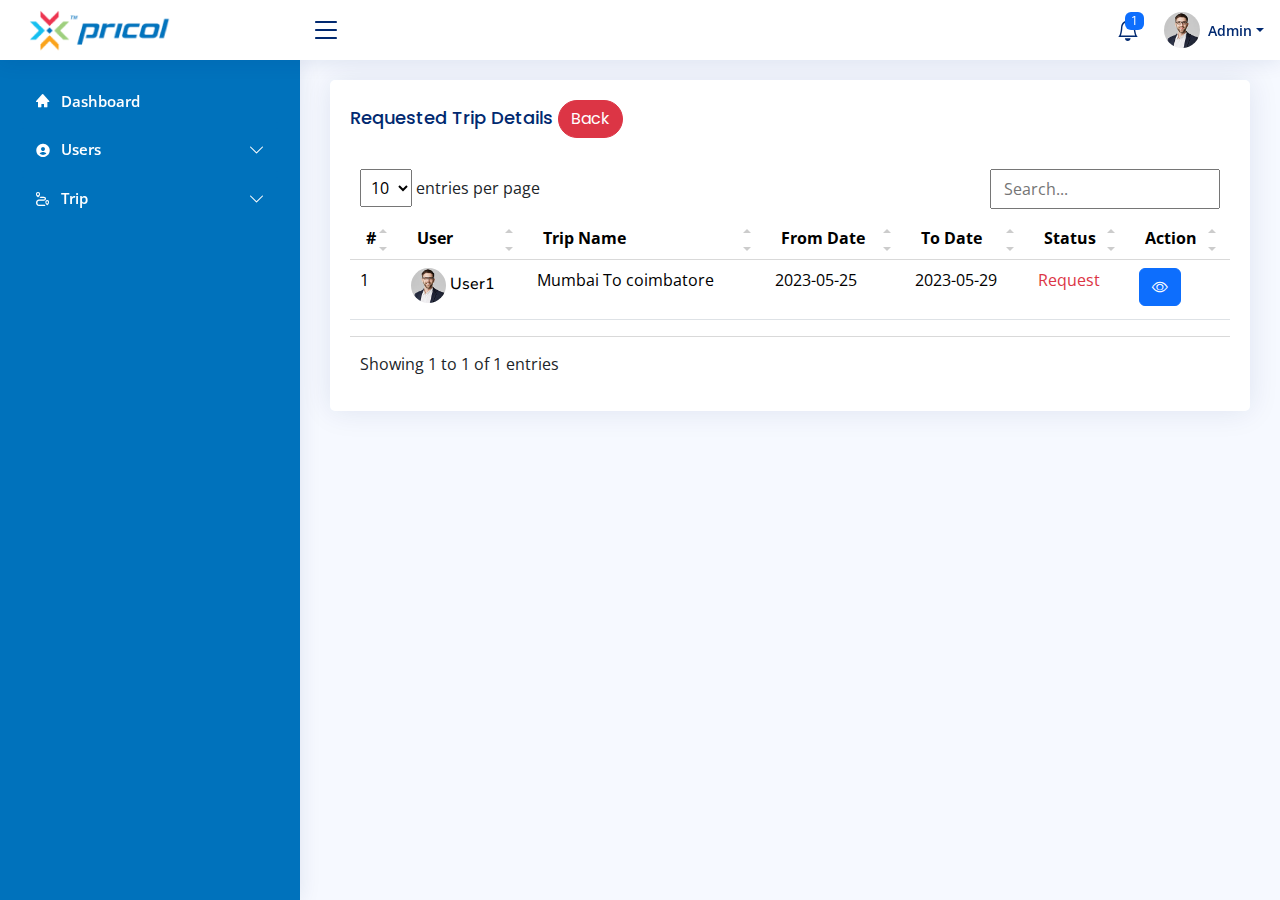
<file: admin/trip_request.html>
<!DOCTYPE html>
<html lang="en">

<head>
  <meta charset="utf-8">
  <meta content="width=device-width, initial-scale=1.0" name="viewport">

  <title>MyTravelog</title>
  <meta content="" name="description">
  <meta content="" name="keywords">

  <!-- Favicons -->
  <!-- <link href="../assets/img/favicon.png" rel="icon">
  <link href="../assets/img/apple-touch-icon.png" rel="apple-touch-icon"> -->

  <!-- Google Fonts -->
  <link href="https://fonts.gstatic.com" rel="preconnect">
  <link href="https://fonts.googleapis.com/css?family=Open+Sans:300,300i,400,400i,600,600i,700,700i|Nunito:300,300i,400,400i,600,600i,700,700i|Poppins:300,300i,400,400i,500,500i,600,600i,700,700i" rel="stylesheet">

  <!-- Vendor CSS Files -->
  <link href="../assets/vendor/bootstrap/css/bootstrap.min.css" rel="stylesheet">
  <link href="../assets/vendor/bootstrap-icons/bootstrap-icons.css" rel="stylesheet">
  <link href="../assets/vendor/boxicons/css/boxicons.min.css" rel="stylesheet">
  <link href="../assets/vendor/quill/quill.snow.css" rel="stylesheet">
  <link href="../assets/vendor/quill/quill.bubble.css" rel="stylesheet">
  <link href="../assets/vendor/remixicon/remixicon.css" rel="stylesheet">
  <link href="../assets/vendor/simple-datatables/style.css" rel="stylesheet">
    <script src="https://jsuites.net/v4/jsuites.js"></script>
    <link rel="stylesheet" href="https://jsuites.net/v4/jsuites.css" type="text/css" />
  <!-- Template Main CSS File -->
  <link href="../assets/css/style.css" rel="stylesheet">

  
</head>

<body>

  <!-- ======= Header ======= -->
  <header id="header" class="header fixed-top d-flex align-items-center">

    <div class="d-flex align-items-center justify-content-between">
      <a href="index.html" class="logo d-flex align-items-center">
        <img src="../assets/img/logo.png" alt="">
        
      </a>
      <i class="bi bi-list toggle-sidebar-btn"></i>
    </div><!-- End Logo -->

    <nav class="header-nav ms-auto">
      <ul class="d-flex align-items-center">


        <li class="nav-item dropdown">

          <a class="nav-link nav-icon" href="#" data-bs-toggle="dropdown">
            <i class="bi bi-bell"></i>
            <span class="badge bg-primary badge-number">1</span>
          </a><!-- End Notification Icon -->

          <ul class="dropdown-menu dropdown-menu-end dropdown-menu-arrow notifications">
            <li class="dropdown-header">
              You have 1 new notifications
              <!-- <a href="#"><span class="badge rounded-pill bg-primary p-2 ms-2">View all</span></a> -->
            </li>
            <li>
              <hr class="dropdown-divider">
            </li>

            <li class="notification-item">
              <i class="bi bi-check-circle text-success"></i>
              <div>
                <h4>New Trip Created By User</h4>
                <p>1 min. ago</p>
              </div>
            </li>

            <li>
              <hr class="dropdown-divider">
            </li>

            

            <li>
              <hr class="dropdown-divider">
            </li>
            <li class="dropdown-footer">
              <a href="#">Show all notifications</a>
            </li>

          </ul><!-- End Notification Dropdown Items -->

        </li><!-- End Notification Nav -->


        <li class="nav-item dropdown pe-3">

          <a class="nav-link nav-profile d-flex align-items-center pe-0" href="#" data-bs-toggle="dropdown">
            <img src="../assets/img/profile-img.jpg" alt="Profile" class="rounded-circle">
            <span class="d-none d-md-block dropdown-toggle ps-2">Admin</span>
          </a><!-- End Profile Iamge Icon -->

          <ul class="dropdown-menu dropdown-menu-end dropdown-menu-arrow profile">
            <li class="dropdown-header">
              <h6>Admin</h6>
              <span>Web Designer</span>
            </li>
            <li>
              <hr class="dropdown-divider">
            </li>

            <li>
              <a class="dropdown-item d-flex align-items-center" href="#.">
                <i class="bi bi-person"></i>
                <span>My Profile</span>
              </a>
            </li>
            <li>
              <hr class="dropdown-divider">
            </li>

            <li>
              <a class="dropdown-item d-flex align-items-center" href="#.">
                <i class="bi bi-gear"></i>
                <span>Account Settings</span>
              </a>
            </li>
            <li>
              <hr class="dropdown-divider">
            </li>
            <li>
              <hr class="dropdown-divider">
            </li>

            <li>
              <a class="dropdown-item d-flex align-items-center" href="#">
                <i class="bi bi-box-arrow-right"></i>
                <span>Sign Out</span>
              </a>
            </li>

          </ul><!-- End Profile Dropdown Items -->
        </li><!-- End Profile Nav -->

      </ul>
    </nav><!-- End Icons Navigation -->

  </header><!-- End Header -->

  <!-- ======= Sidebar ======= -->
  <aside id="sidebar" class="sidebar">

    <ul class="sidebar-nav" id="sidebar-nav">

      <li class="nav-item">
        <a class="nav-link " href="index.html">
          <i class="bx bxs-home"></i>
          <span>Dashboard</span>
        </a>
      </li><!-- End Dashboard Nav -->
      <li class="nav-item">
        <a class="nav-link collapsed" data-bs-target="#users" data-bs-toggle="collapse" href="#">
          <i class="bx  bxs-user-circle"></i><span>Users</span><i class="bi bi-chevron-down ms-auto"></i>
        </a>
        <ul id="users" class="nav-content collapse " data-bs-parent="#sidebar-nav">
          <li>
            <a href="user.html">
              <i class="bi bi-circle"></i><span>All User</span>
            </a>
          </li>
        </ul>
      </li>
      <li class="nav-item">
        <a class="nav-link collapsed" data-bs-target="#icons-nav" data-bs-toggle="collapse" href="#">
          <i class="bx bx-trip"></i><span>Trip</span><i class="bi bi-chevron-down ms-auto"></i>
        </a>
        <ul id="icons-nav" class="nav-content collapse " data-bs-parent="#sidebar-nav">
          <!-- <li>
            <a href="index.html">
              <i class="bi bi-circle"></i><span>Add Trip</span>
            </a>
          </li> -->
          <li>
            <a href="trip.html">
              <i class="bi bi-circle"></i><span>All Trip</span>
            </a>
          </li>
          
        </ul>
      </li>
    </ul>

  </aside><!-- End Sidebar-->

  <main id="main" class="main">
 
   <section class="section">
    
    <div class="row">
      <div class="col-lg-12">
        <div class="card">
          <div class="card-body">
            <h5 class="card-title">Requested Trip Details <a href="trip.html" class="btn btn-danger rounded-pill">Back</a></h5>
            <!-- Table with stripped rows -->
            <div class="table-responsive">
              <table class="table datatable">
                <thead>
                  <tr>
                    <th scope="col">#</th>
                    <th scope="col">User</th>
                    <th scope="col">Trip Name</th>
                    <th scope="col">From Date</th>
                    <th scope="col">To Date</th>
                    <th scope="col">Status</th>
                    <th scope="col">Action</th>
                  </tr>
                </thead>
                <tbody>
                  <tr class="card">
                    <td>1</td>
                    <td><h6><img src="../assets/img/profile-img.jpg"class="rounded-circle" alt="" width="35px"> User1</h6></td>
                    <td>Mumbai To coimbatore</td>
                    <td>2023-05-25 </td>
                    <td> 2023-05-29</td>
                    <td><span class="text-danger">Request</span></td>
                    
                    <td><a href="summary.html" class="btn btn-primary text-white"><i class="bi bi-eye"></i></a></td>
                  </tr>
                  
                </tbody>
              </table>
            </div>
            <!-- End Table with stripped rows -->
          </div>
        </div>

      </div>
    </div>
  </section>    

</main><!-- End #main -->

<!-- ======= Footer ======= -->
  

  <a href="#" class="back-to-top d-flex align-items-center justify-content-center"><i class="bi bi-arrow-up-short"></i></a>

  <!-- Vendor JS Files -->
  <script src="../assets/vendor/apexcharts/apexcharts.min.js"></script>
  <script src="../assets/vendor/bootstrap/js/bootstrap.bundle.min.js"></script>
  <script src="../assets/vendor/chart.js/chart.umd.js"></script>
  <script src="../assets/vendor/echarts/echarts.min.js"></script>
  <script src="../assets/vendor/quill/quill.min.js"></script>
  <script src="../assets/vendor/simple-datatables/simple-datatables.js"></script>
  <script src="../assets/vendor/tinymce/tinymce.min.js"></script>
  <script src="../assets/vendor/php-email-form/validate.js"></script>

  <!-- Template Main JS File -->
  <script src="../assets/js/main.js"></script>

</body>

</html>
</file>
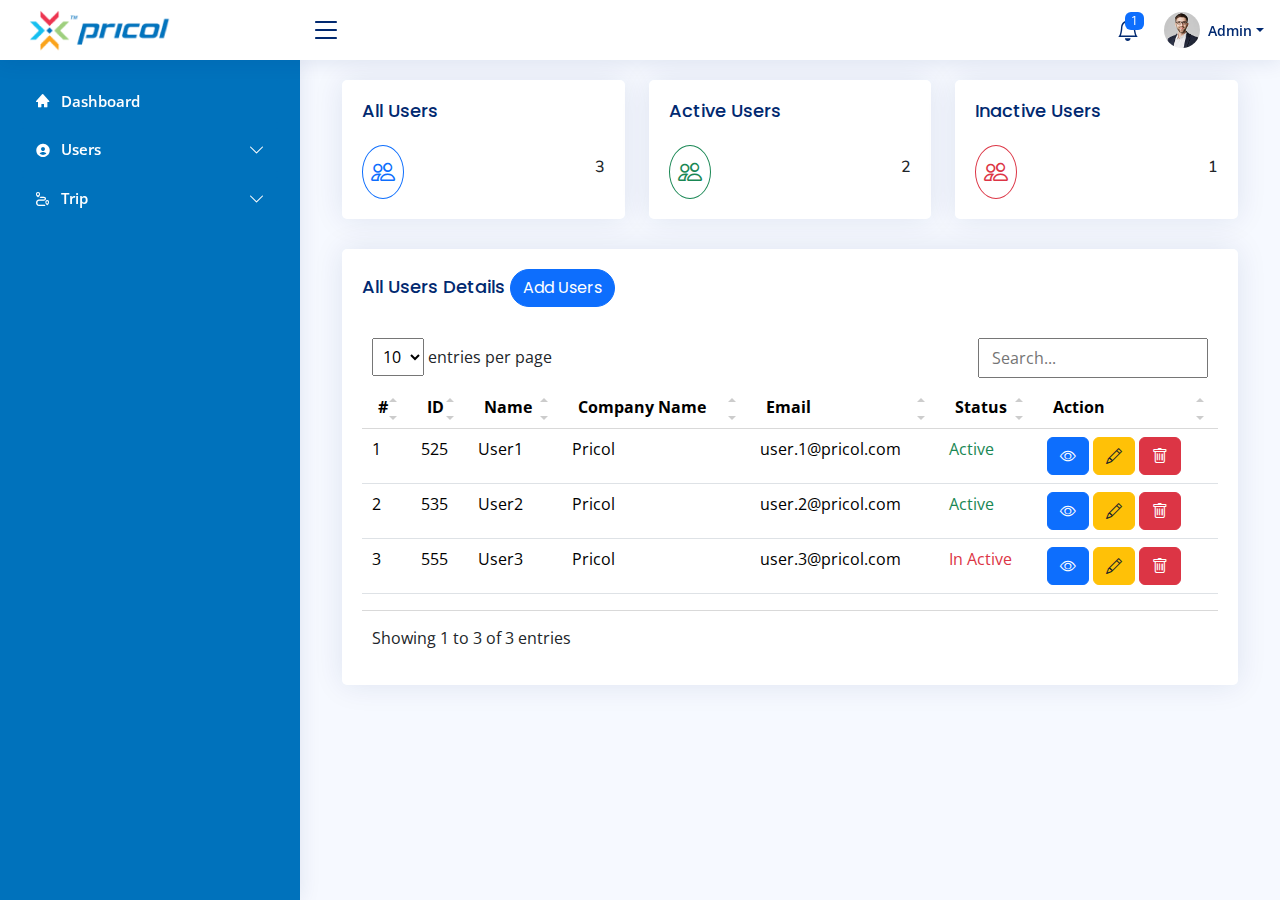
<file: admin/user.html>
<!DOCTYPE html>
<html lang="en">

<head>
  <meta charset="utf-8">
  <meta content="width=device-width, initial-scale=1.0" name="viewport">

  <title>MyTravelog</title>
  <meta content="" name="description">
  <meta content="" name="keywords">

  <!-- Favicons -->
  <!-- <link href="../assets/img/favicon.png" rel="icon">
    <link href="../assets/img/apple-touch-icon.png" rel="apple-touch-icon"> -->

    <!-- Google Fonts -->
    <link href="https://fonts.gstatic.com" rel="preconnect">
    <link href="https://fonts.googleapis.com/css?family=Open+Sans:300,300i,400,400i,600,600i,700,700i|Nunito:300,300i,400,400i,600,600i,700,700i|Poppins:300,300i,400,400i,500,500i,600,600i,700,700i" rel="stylesheet">

    <!-- Vendor CSS Files -->
    <link href="../assets/vendor/bootstrap/css/bootstrap.min.css" rel="stylesheet">
    <link href="../assets/vendor/bootstrap-icons/bootstrap-icons.css" rel="stylesheet">
    <link href="../assets/vendor/boxicons/css/boxicons.min.css" rel="stylesheet">
    <link href="../assets/vendor/quill/quill.snow.css" rel="stylesheet">
    <link href="../assets/vendor/quill/quill.bubble.css" rel="stylesheet">
    <link href="../assets/vendor/remixicon/remixicon.css" rel="stylesheet">
    <link href="../assets/vendor/simple-datatables/style.css" rel="stylesheet">
    <script src="https://jsuites.net/v4/jsuites.js"></script>
    <link rel="stylesheet" href="https://jsuites.net/v4/jsuites.css" type="text/css" />
    <!-- Template Main CSS File -->
    <link href="../assets/css/style.css" rel="stylesheet">

</head>

<body>

  <!-- ======= Header ======= -->
  <header id="header" class="header fixed-top d-flex align-items-center">

    <div class="d-flex align-items-center justify-content-between">
      <a href="index.html" class="logo d-flex align-items-center">
        <img src="../assets/img/logo.png" alt="">
      </a>
      <i class="bi bi-list toggle-sidebar-btn"></i>
    </div><!-- End Logo -->

    <nav class="header-nav ms-auto">
      <ul class="d-flex align-items-center">
        <li class="nav-item dropdown">
          <a class="nav-link nav-icon" href="#" data-bs-toggle="dropdown">
            <i class="bi bi-bell"></i>
            <span class="badge bg-primary badge-number">1</span>
          </a><!-- End Notification Icon -->

          <ul class="dropdown-menu dropdown-menu-end dropdown-menu-arrow notifications">
            <li class="dropdown-header">
              You have 1 new notifications
              <!-- <a href="#"><span class="badge rounded-pill bg-primary p-2 ms-2">View all</span></a> -->
            </li>
            <li>
              <hr class="dropdown-divider">
            </li>
            <li class="notification-item">
              <i class="bi bi-check-circle text-success"></i>
              <div>
                <h4>New Trip Created By User</h4>
                <p>1 min. ago</p>
              </div>
            </li>
            <li class="dropdown-footer">
              <a href="#">Show all notifications</a>
            </li>

          </ul><!-- End Notification Dropdown Items -->

        </li><!-- End Notification Nav -->


        <li class="nav-item dropdown pe-3">

          <a class="nav-link nav-profile d-flex align-items-center pe-0" href="#" data-bs-toggle="dropdown">
            <img src="../assets/img/profile-img.jpg" alt="Profile" class="rounded-circle">
            <span class="d-none d-md-block dropdown-toggle ps-2">Admin</span>
          </a><!-- End Profile Iamge Icon -->

          <ul class="dropdown-menu dropdown-menu-end dropdown-menu-arrow profile">
            <li class="dropdown-header">
              <h6>Admin</h6>
              <span>Web Designer</span>
            </li>
            <li>
              <hr class="dropdown-divider">
            </li>

            <li>
              <a class="dropdown-item d-flex align-items-center" href="#.">
                <i class="bi bi-person"></i>
                <span>My Profile</span>
              </a>
            </li>
            <li>
              <hr class="dropdown-divider">
            </li>

            <li>
              <a class="dropdown-item d-flex align-items-center" href="#.">
                <i class="bi bi-gear"></i>
                <span>Account Settings</span>
              </a>
            </li>
            <li>
              <hr class="dropdown-divider">
            </li>
            <li>
              <hr class="dropdown-divider">
            </li>

            <li>
              <a class="dropdown-item d-flex align-items-center" href="#">
                <i class="bi bi-box-arrow-right"></i>
                <span>Sign Out</span>
              </a>
            </li>

          </ul><!-- End Profile Dropdown Items -->
        </li><!-- End Profile Nav -->

      </ul>
    </nav><!-- End Icons Navigation -->

  </header><!-- End Header -->

  <!-- ======= Sidebar ======= -->
  <aside id="sidebar" class="sidebar">

    <ul class="sidebar-nav" id="sidebar-nav">

      <li class="nav-item">
        <a class="nav-link " href="index.html">
          <i class="bx bxs-home"></i>
          <span>Dashboard</span>
        </a>
      </li><!-- End Dashboard Nav -->
      <li class="nav-item">
        <a class="nav-link collapsed" data-bs-target="#users" data-bs-toggle="collapse" href="#">
          <i class="bx  bxs-user-circle"></i><span>Users</span><i class="bi bi-chevron-down ms-auto"></i>
        </a>
        <ul id="users" class="nav-content collapse " data-bs-parent="#sidebar-nav">
          <li>
            <a href="user.html">
              <i class="bi bi-circle"></i><span>All Users</span>
            </a>
          </li>
        </ul>
      </li>
      <li class="nav-item">
        <a class="nav-link collapsed" data-bs-target="#icons-nav" data-bs-toggle="collapse" href="#">
          <i class="bx bx-trip"></i><span>Trip</span><i class="bi bi-chevron-down ms-auto"></i>
        </a>
        <ul id="icons-nav" class="nav-content collapse " data-bs-parent="#sidebar-nav">
          <!-- <li>
            <a href="index.html">
              <i class="bi bi-circle"></i><span>Add Trip</span>
            </a>
          </li> -->
          <li>
            <a href="trip.html">
              <i class="bi bi-circle"></i><span>All Trip</span>
            </a>
          </li>
          
        </ul>
      </li>
    </ul>

  </aside><!-- End Sidebar-->

  <main id="main" class="main">
    <div class="container">
      <div class="row">
        <div class="col-lg-4">
          <div class="card ">
            <div class="card-body">
              <h5 class="card-title">All Users</h5>
              <div class="d-flex justify-content-between align-items-center">
                <div class="p-2 rounded-circle border border-primary text-primary">
                  <i class="bi bi-people fs-4"></i>
                </div>
                <div class="ps-3">
                  <h6>3</h6>
                </div>
              </div>
            </div>
          </div>
        </div>
        <div class="col-lg-4">
          <div class="card ">
            <div class="card-body">
              <h5 class="card-title">Active Users</h5>
              <div class="d-flex justify-content-between align-items-center">
                <div class="p-2 rounded-circle border border-success text-success">
                  <i class="bi bi-people fs-4"></i>
                </div>
                <div class="ps-3">
                  <h6>2</h6>
                </div>
              </div>
            </div>
          </div>
        </div>
        <div class="col-lg-4">
          <div class="card ">
            <div class="card-body">
              <h5 class="card-title">Inactive Users</h5>
              <div class="d-flex justify-content-between align-items-center">
                <div class="p-2 rounded-circle border border-danger text-danger">
                  <i class="bi bi-people fs-4"></i>
                </div>
                <div class="ps-3">
                  <h6>1</h6>
                </div>
              </div>
            </div>
          </div>
        </div>
      </div>
      <div class="row ">
        <div class="col-lg-12">
          <div class="card">
            <div class="card-body">
              <h5 class="card-title">All Users Details <a href="add_user.html" class="btn btn-primary rounded-pill">Add Users</a></h5>

              <!-- Table with stripped rows -->
              <div class="table-responsive">
                <table class="table datatable">
                <thead>
                  <tr>
                    <th scope="col">#</th>
                    <th scope="col">ID</th>
                    <th scope="col">Name</th>
                    <th scope="col">Company Name</th>
                    <th scope="col">Email</th>
                    <th scope="col">Status</th>
                    <th scope="col">Action</th>
                  </tr>
                </thead>
                <tbody>
                  <tr class="card">
                    <td>1</td>
                    <td>525</td>
                    <td>User1</td>
                    <td>Pricol</td>
                    <td>user.1@pricol.com</td>
                    <td><span class="text-success">Active</span></td>
                    
                    <td><a href="#." class="btn btn-primary text-white"><i class="bi bi-eye"></i></a>
                        <a href="#." class="btn btn-warning text-dark"><i class="bi bi-pencil"></i></a>
                        <a href="#." class="btn btn-danger text-white"><i class="bi bi-trash"></i></a>
                    </td>
                  </tr>
                  <tr class="card">
                    <td>2</td>
                    <td>535</td>
                    <td>User2</td>
                    <td>Pricol</td>
                    <td>user.2@pricol.com</td>
                    <td><span class="text-success">Active</span></td>
                    
                    <td><a href="#." class="btn btn-primary text-white"><i class="bi bi-eye"></i></a>
                        <a href="#." class="btn btn-warning text-dark"><i class="bi bi-pencil"></i></a>
                        <a href="#." class="btn btn-danger text-white"><i class="bi bi-trash"></i></a>
                    </td>
                  </tr>
                  <tr class="card">
                    <td>3</td>
                    <td>555</td>
                    <td>User3</td>
                    <td>Pricol</td>
                    <td>user.3@pricol.com</td>
                    <td><span class="text-danger">In Active</span></td>
                    
                    <td><a href="#." class="btn btn-primary text-white"><i class="bi bi-eye"></i></a>
                        <a href="#." class="btn btn-warning text-dark"><i class="bi bi-pencil"></i></a>
                        <a href="#." class="btn btn-danger text-white"><i class="bi bi-trash"></i></a>
                    </td>
                  </tr>
                </tbody>
              </table>
              </div>
              <!-- End Table with stripped rows -->
            </div>
          </div>
        </div>
      </div>
    </div>
  </main><!-- End #main -->

  <a href="#" class="back-to-top d-flex align-items-center justify-content-center"><i class="bi bi-arrow-up-short"></i></a>

  <!-- Vendor JS Files -->
  <script src="../assets/vendor/apexcharts/apexcharts.min.js"></script>
  <script src="../assets/vendor/bootstrap/js/bootstrap.bundle.min.js"></script>
  <script src="../assets/vendor/chart.js/chart.umd.js"></script>
  <script src="../assets/vendor/echarts/echarts.min.js"></script>
  <script src="../assets/vendor/quill/quill.min.js"></script>
  <script src="../assets/vendor/simple-datatables/simple-datatables.js"></script>
  <script src="../assets/vendor/tinymce/tinymce.min.js"></script>
  <script src="../assets/vendor/php-email-form/validate.js"></script>

  <!-- Template Main JS File -->
  <script src="../assets/js/main.js"></script>

</body>

</html>
</file>
<file: assets/vendor/quill/quill.snow.css>
/*!
 * Quill Editor v1.3.7
 * https://quilljs.com/
 * Copyright (c) 2014, Jason Chen
 * Copyright (c) 2013, salesforce.com
 */
.ql-container {
  box-sizing: border-box;
  font-family: Helvetica, Arial, sans-serif;
  font-size: 13px;
  height: 100%;
  margin: 0px;
  position: relative;
}
.ql-container.ql-disabled .ql-tooltip {
  visibility: hidden;
}
.ql-container.ql-disabled .ql-editor ul[data-checked] > li::before {
  pointer-events: none;
}
.ql-clipboard {
  left: -100000px;
  height: 1px;
  overflow-y: hidden;
  position: absolute;
  top: 50%;
}
.ql-clipboard p {
  margin: 0;
  padding: 0;
}
.ql-editor {
  box-sizing: border-box;
  line-height: 1.42;
  height: 100%;
  outline: none;
  overflow-y: auto;
  padding: 12px 15px;
  tab-size: 4;
  -moz-tab-size: 4;
  text-align: left;
  white-space: pre-wrap;
  word-wrap: break-word;
}
.ql-editor > * {
  cursor: text;
}
.ql-editor p,
.ql-editor ol,
.ql-editor ul,
.ql-editor pre,
.ql-editor blockquote,
.ql-editor h1,
.ql-editor h2,
.ql-editor h3,
.ql-editor h4,
.ql-editor h5,
.ql-editor h6 {
  margin: 0;
  padding: 0;
  counter-reset: list-1 list-2 list-3 list-4 list-5 list-6 list-7 list-8 list-9;
}
.ql-editor ol,
.ql-editor ul {
  padding-left: 1.5em;
}
.ql-editor ol > li,
.ql-editor ul > li {
  list-style-type: none;
}
.ql-editor ul > li::before {
  content: '\2022';
}
.ql-editor ul[data-checked=true],
.ql-editor ul[data-checked=false] {
  pointer-events: none;
}
.ql-editor ul[data-checked=true] > li *,
.ql-editor ul[data-checked=false] > li * {
  pointer-events: all;
}
.ql-editor ul[data-checked=true] > li::before,
.ql-editor ul[data-checked=false] > li::before {
  color: #777;
  cursor: pointer;
  pointer-events: all;
}
.ql-editor ul[data-checked=true] > li::before {
  content: '\2611';
}
.ql-editor ul[data-checked=false] > li::before {
  content: '\2610';
}
.ql-editor li::before {
  display: inline-block;
  white-space: nowrap;
  width: 1.2em;
}
.ql-editor li:not(.ql-direction-rtl)::before {
  margin-left: -1.5em;
  margin-right: 0.3em;
  text-align: right;
}
.ql-editor li.ql-direction-rtl::before {
  margin-left: 0.3em;
  margin-right: -1.5em;
}
.ql-editor ol li:not(.ql-direction-rtl),
.ql-editor ul li:not(.ql-direction-rtl) {
  padding-left: 1.5em;
}
.ql-editor ol li.ql-direction-rtl,
.ql-editor ul li.ql-direction-rtl {
  padding-right: 1.5em;
}
.ql-editor ol li {
  counter-reset: list-1 list-2 list-3 list-4 list-5 list-6 list-7 list-8 list-9;
  counter-increment: list-0;
}
.ql-editor ol li:before {
  content: counter(list-0, decimal) '. ';
}
.ql-editor ol li.ql-indent-1 {
  counter-increment: list-1;
}
.ql-editor ol li.ql-indent-1:before {
  content: counter(list-1, lower-alpha) '. ';
}
.ql-editor ol li.ql-indent-1 {
  counter-reset: list-2 list-3 list-4 list-5 list-6 list-7 list-8 list-9;
}
.ql-editor ol li.ql-indent-2 {
  counter-increment: list-2;
}
.ql-editor ol li.ql-indent-2:before {
  content: counter(list-2, lower-roman) '. ';
}
.ql-editor ol li.ql-indent-2 {
  counter-reset: list-3 list-4 list-5 list-6 list-7 list-8 list-9;
}
.ql-editor ol li.ql-indent-3 {
  counter-increment: list-3;
}
.ql-editor ol li.ql-indent-3:before {
  content: counter(list-3, decimal) '. ';
}
.ql-editor ol li.ql-indent-3 {
  counter-reset: list-4 list-5 list-6 list-7 list-8 list-9;
}
.ql-editor ol li.ql-indent-4 {
  counter-increment: list-4;
}
.ql-editor ol li.ql-indent-4:before {
  content: counter(list-4, lower-alpha) '. ';
}
.ql-editor ol li.ql-indent-4 {
  counter-reset: list-5 list-6 list-7 list-8 list-9;
}
.ql-editor ol li.ql-indent-5 {
  counter-increment: list-5;
}
.ql-editor ol li.ql-indent-5:before {
  content: counter(list-5, lower-roman) '. ';
}
.ql-editor ol li.ql-indent-5 {
  counter-reset: list-6 list-7 list-8 list-9;
}
.ql-editor ol li.ql-indent-6 {
  counter-increment: list-6;
}
.ql-editor ol li.ql-indent-6:before {
  content: counter(list-6, decimal) '. ';
}
.ql-editor ol li.ql-indent-6 {
  counter-reset: list-7 list-8 list-9;
}
.ql-editor ol li.ql-indent-7 {
  counter-increment: list-7;
}
.ql-editor ol li.ql-indent-7:before {
  content: counter(list-7, lower-alpha) '. ';
}
.ql-editor ol li.ql-indent-7 {
  counter-reset: list-8 list-9;
}
.ql-editor ol li.ql-indent-8 {
  counter-increment: list-8;
}
.ql-editor ol li.ql-indent-8:before {
  content: counter(list-8, lower-roman) '. ';
}
.ql-editor ol li.ql-indent-8 {
  counter-reset: list-9;
}
.ql-editor ol li.ql-indent-9 {
  counter-increment: list-9;
}
.ql-editor ol li.ql-indent-9:before {
  content: counter(list-9, decimal) '. ';
}
.ql-editor .ql-indent-1:not(.ql-direction-rtl) {
  padding-left: 3em;
}
.ql-editor li.ql-indent-1:not(.ql-direction-rtl) {
  padding-left: 4.5em;
}
.ql-editor .ql-indent-1.ql-direction-rtl.ql-align-right {
  padding-right: 3em;
}
.ql-editor li.ql-indent-1.ql-direction-rtl.ql-align-right {
  padding-right: 4.5em;
}
.ql-editor .ql-indent-2:not(.ql-direction-rtl) {
  padding-left: 6em;
}
.ql-editor li.ql-indent-2:not(.ql-direction-rtl) {
  padding-left: 7.5em;
}
.ql-editor .ql-indent-2.ql-direction-rtl.ql-align-right {
  padding-right: 6em;
}
.ql-editor li.ql-indent-2.ql-direction-rtl.ql-align-right {
  padding-right: 7.5em;
}
.ql-editor .ql-indent-3:not(.ql-direction-rtl) {
  padding-left: 9em;
}
.ql-editor li.ql-indent-3:not(.ql-direction-rtl) {
  padding-left: 10.5em;
}
.ql-editor .ql-indent-3.ql-direction-rtl.ql-align-right {
  padding-right: 9em;
}
.ql-editor li.ql-indent-3.ql-direction-rtl.ql-align-right {
  padding-right: 10.5em;
}
.ql-editor .ql-indent-4:not(.ql-direction-rtl) {
  padding-left: 12em;
}
.ql-editor li.ql-indent-4:not(.ql-direction-rtl) {
  padding-left: 13.5em;
}
.ql-editor .ql-indent-4.ql-direction-rtl.ql-align-right {
  padding-right: 12em;
}
.ql-editor li.ql-indent-4.ql-direction-rtl.ql-align-right {
  padding-right: 13.5em;
}
.ql-editor .ql-indent-5:not(.ql-direction-rtl) {
  padding-left: 15em;
}
.ql-editor li.ql-indent-5:not(.ql-direction-rtl) {
  padding-left: 16.5em;
}
.ql-editor .ql-indent-5.ql-direction-rtl.ql-align-right {
  padding-right: 15em;
}
.ql-editor li.ql-indent-5.ql-direction-rtl.ql-align-right {
  padding-right: 16.5em;
}
.ql-editor .ql-indent-6:not(.ql-direction-rtl) {
  padding-left: 18em;
}
.ql-editor li.ql-indent-6:not(.ql-direction-rtl) {
  padding-left: 19.5em;
}
.ql-editor .ql-indent-6.ql-direction-rtl.ql-align-right {
  padding-right: 18em;
}
.ql-editor li.ql-indent-6.ql-direction-rtl.ql-align-right {
  padding-right: 19.5em;
}
.ql-editor .ql-indent-7:not(.ql-direction-rtl) {
  padding-left: 21em;
}
.ql-editor li.ql-indent-7:not(.ql-direction-rtl) {
  padding-left: 22.5em;
}
.ql-editor .ql-indent-7.ql-direction-rtl.ql-align-right {
  padding-right: 21em;
}
.ql-editor li.ql-indent-7.ql-direction-rtl.ql-align-right {
  padding-right: 22.5em;
}
.ql-editor .ql-indent-8:not(.ql-direction-rtl) {
  padding-left: 24em;
}
.ql-editor li.ql-indent-8:not(.ql-direction-rtl) {
  padding-left: 25.5em;
}
.ql-editor .ql-indent-8.ql-direction-rtl.ql-align-right {
  padding-right: 24em;
}
.ql-editor li.ql-indent-8.ql-direction-rtl.ql-align-right {
  padding-right: 25.5em;
}
.ql-editor .ql-indent-9:not(.ql-direction-rtl) {
  padding-left: 27em;
}
.ql-editor li.ql-indent-9:not(.ql-direction-rtl) {
  padding-left: 28.5em;
}
.ql-editor .ql-indent-9.ql-direction-rtl.ql-align-right {
  padding-right: 27em;
}
.ql-editor li.ql-indent-9.ql-direction-rtl.ql-align-right {
  padding-right: 28.5em;
}
.ql-editor .ql-video {
  display: block;
  max-width: 100%;
}
.ql-editor .ql-video.ql-align-center {
  margin: 0 auto;
}
.ql-editor .ql-video.ql-align-right {
  margin: 0 0 0 auto;
}
.ql-editor .ql-bg-black {
  background-color: #000;
}
.ql-editor .ql-bg-red {
  background-color: #e60000;
}
.ql-editor .ql-bg-orange {
  background-color: #f90;
}
.ql-editor .ql-bg-yellow {
  background-color: #ff0;
}
.ql-editor .ql-bg-green {
  background-color: #008a00;
}
.ql-editor .ql-bg-blue {
  background-color: #06c;
}
.ql-editor .ql-bg-purple {
  background-color: #93f;
}
.ql-editor .ql-color-white {
  color: #fff;
}
.ql-editor .ql-color-red {
  color: #e60000;
}
.ql-editor .ql-color-orange {
  color: #f90;
}
.ql-editor .ql-color-yellow {
  color: #ff0;
}
.ql-editor .ql-color-green {
  color: #008a00;
}
.ql-editor .ql-color-blue {
  color: #06c;
}
.ql-editor .ql-color-purple {
  color: #93f;
}
.ql-editor .ql-font-serif {
  font-family: Georgia, Times New Roman, serif;
}
.ql-editor .ql-font-monospace {
  font-family: Monaco, Courier New, monospace;
}
.ql-editor .ql-size-small {
  font-size: 0.75em;
}
.ql-editor .ql-size-large {
  font-size: 1.5em;
}
.ql-editor .ql-size-huge {
  font-size: 2.5em;
}
.ql-editor .ql-direction-rtl {
  direction: rtl;
  text-align: inherit;
}
.ql-editor .ql-align-center {
  text-align: center;
}
.ql-editor .ql-align-justify {
  text-align: justify;
}
.ql-editor .ql-align-right {
  text-align: right;
}
.ql-editor.ql-blank::before {
  color: rgba(0,0,0,0.6);
  content: attr(data-placeholder);
  font-style: italic;
  left: 15px;
  pointer-events: none;
  position: absolute;
  right: 15px;
}
.ql-snow.ql-toolbar:after,
.ql-snow .ql-toolbar:after {
  clear: both;
  content: '';
  display: table;
}
.ql-snow.ql-toolbar button,
.ql-snow .ql-toolbar button {
  background: none;
  border: none;
  cursor: pointer;
  display: inline-block;
  float: left;
  height: 24px;
  padding: 3px 5px;
  width: 28px;
}
.ql-snow.ql-toolbar button svg,
.ql-snow .ql-toolbar button svg {
  float: left;
  height: 100%;
}
.ql-snow.ql-toolbar button:active:hover,
.ql-snow .ql-toolbar button:active:hover {
  outline: none;
}
.ql-snow.ql-toolbar input.ql-image[type=file],
.ql-snow .ql-toolbar input.ql-image[type=file] {
  display: none;
}
.ql-snow.ql-toolbar button:hover,
.ql-snow .ql-toolbar button:hover,
.ql-snow.ql-toolbar button:focus,
.ql-snow .ql-toolbar button:focus,
.ql-snow.ql-toolbar button.ql-active,
.ql-snow .ql-toolbar button.ql-active,
.ql-snow.ql-toolbar .ql-picker-label:hover,
.ql-snow .ql-toolbar .ql-picker-label:hover,
.ql-snow.ql-toolbar .ql-picker-label.ql-active,
.ql-snow .ql-toolbar .ql-picker-label.ql-active,
.ql-snow.ql-toolbar .ql-picker-item:hover,
.ql-snow .ql-toolbar .ql-picker-item:hover,
.ql-snow.ql-toolbar .ql-picker-item.ql-selected,
.ql-snow .ql-toolbar .ql-picker-item.ql-selected {
  color: #06c;
}
.ql-snow.ql-toolbar button:hover .ql-fill,
.ql-snow .ql-toolbar button:hover .ql-fill,
.ql-snow.ql-toolbar button:focus .ql-fill,
.ql-snow .ql-toolbar button:focus .ql-fill,
.ql-snow.ql-toolbar button.ql-active .ql-fill,
.ql-snow .ql-toolbar button.ql-active .ql-fill,
.ql-snow.ql-toolbar .ql-picker-label:hover .ql-fill,
.ql-snow .ql-toolbar .ql-picker-label:hover .ql-fill,
.ql-snow.ql-toolbar .ql-picker-label.ql-active .ql-fill,
.ql-snow .ql-toolbar .ql-picker-label.ql-active .ql-fill,
.ql-snow.ql-toolbar .ql-picker-item:hover .ql-fill,
.ql-snow .ql-toolbar .ql-picker-item:hover .ql-fill,
.ql-snow.ql-toolbar .ql-picker-item.ql-selected .ql-fill,
.ql-snow .ql-toolbar .ql-picker-item.ql-selected .ql-fill,
.ql-snow.ql-toolbar button:hover .ql-stroke.ql-fill,
.ql-snow .ql-toolbar button:hover .ql-stroke.ql-fill,
.ql-snow.ql-toolbar button:focus .ql-stroke.ql-fill,
.ql-snow .ql-toolbar button:focus .ql-stroke.ql-fill,
.ql-snow.ql-toolbar button.ql-active .ql-stroke.ql-fill,
.ql-snow .ql-toolbar button.ql-active .ql-stroke.ql-fill,
.ql-snow.ql-toolbar .ql-picker-label:hover .ql-stroke.ql-fill,
.ql-snow .ql-toolbar .ql-picker-label:hover .ql-stroke.ql-fill,
.ql-snow.ql-toolbar .ql-picker-label.ql-active .ql-stroke.ql-fill,
.ql-snow .ql-toolbar .ql-picker-label.ql-active .ql-stroke.ql-fill,
.ql-snow.ql-toolbar .ql-picker-item:hover .ql-stroke.ql-fill,
.ql-snow .ql-toolbar .ql-picker-item:hover .ql-stroke.ql-fill,
.ql-snow.ql-toolbar .ql-picker-item.ql-selected .ql-stroke.ql-fill,
.ql-snow .ql-toolbar .ql-picker-item.ql-selected .ql-stroke.ql-fill {
  fill: #06c;
}
.ql-snow.ql-toolbar button:hover .ql-stroke,
.ql-snow .ql-toolbar button:hover .ql-stroke,
.ql-snow.ql-toolbar button:focus .ql-stroke,
.ql-snow .ql-toolbar button:focus .ql-stroke,
.ql-snow.ql-toolbar button.ql-active .ql-stroke,
.ql-snow .ql-toolbar button.ql-active .ql-stroke,
.ql-snow.ql-toolbar .ql-picker-label:hover .ql-stroke,
.ql-snow .ql-toolbar .ql-picker-label:hover .ql-stroke,
.ql-snow.ql-toolbar .ql-picker-label.ql-active .ql-stroke,
.ql-snow .ql-toolbar .ql-picker-label.ql-active .ql-stroke,
.ql-snow.ql-toolbar .ql-picker-item:hover .ql-stroke,
.ql-snow .ql-toolbar .ql-picker-item:hover .ql-stroke,
.ql-snow.ql-toolbar .ql-picker-item.ql-selected .ql-stroke,
.ql-snow .ql-toolbar .ql-picker-item.ql-selected .ql-stroke,
.ql-snow.ql-toolbar button:hover .ql-stroke-miter,
.ql-snow .ql-toolbar button:hover .ql-stroke-miter,
.ql-snow.ql-toolbar button:focus .ql-stroke-miter,
.ql-snow .ql-toolbar button:focus .ql-stroke-miter,
.ql-snow.ql-toolbar button.ql-active .ql-stroke-miter,
.ql-snow .ql-toolbar button.ql-active .ql-stroke-miter,
.ql-snow.ql-toolbar .ql-picker-label:hover .ql-stroke-miter,
.ql-snow .ql-toolbar .ql-picker-label:hover .ql-stroke-miter,
.ql-snow.ql-toolbar .ql-picker-label.ql-active .ql-stroke-miter,
.ql-snow .ql-toolbar .ql-picker-label.ql-active .ql-stroke-miter,
.ql-snow.ql-toolbar .ql-picker-item:hover .ql-stroke-miter,
.ql-snow .ql-toolbar .ql-picker-item:hover .ql-stroke-miter,
.ql-snow.ql-toolbar .ql-picker-item.ql-selected .ql-stroke-miter,
.ql-snow .ql-toolbar .ql-picker-item.ql-selected .ql-stroke-miter {
  stroke: #06c;
}
@media (pointer: coarse) {
  .ql-snow.ql-toolbar button:hover:not(.ql-active),
  .ql-snow .ql-toolbar button:hover:not(.ql-active) {
    color: #444;
  }
  .ql-snow.ql-toolbar button:hover:not(.ql-active) .ql-fill,
  .ql-snow .ql-toolbar button:hover:not(.ql-active) .ql-fill,
  .ql-snow.ql-toolbar button:hover:not(.ql-active) .ql-stroke.ql-fill,
  .ql-snow .ql-toolbar button:hover:not(.ql-active) .ql-stroke.ql-fill {
    fill: #444;
  }
  .ql-snow.ql-toolbar button:hover:not(.ql-active) .ql-stroke,
  .ql-snow .ql-toolbar button:hover:not(.ql-active) .ql-stroke,
  .ql-snow.ql-toolbar button:hover:not(.ql-active) .ql-stroke-miter,
  .ql-snow .ql-toolbar button:hover:not(.ql-active) .ql-stroke-miter {
    stroke: #444;
  }
}
.ql-snow {
  box-sizing: border-box;
}
.ql-snow * {
  box-sizing: border-box;
}
.ql-snow .ql-hidden {
  display: none;
}
.ql-snow .ql-out-bottom,
.ql-snow .ql-out-top {
  visibility: hidden;
}
.ql-snow .ql-tooltip {
  position: absolute;
  transform: translateY(10px);
}
.ql-snow .ql-tooltip a {
  cursor: pointer;
  text-decoration: none;
}
.ql-snow .ql-tooltip.ql-flip {
  transform: translateY(-10px);
}
.ql-snow .ql-formats {
  display: inline-block;
  vertical-align: middle;
}
.ql-snow .ql-formats:after {
  clear: both;
  content: '';
  display: table;
}
.ql-snow .ql-stroke {
  fill: none;
  stroke: #444;
  stroke-linecap: round;
  stroke-linejoin: round;
  stroke-width: 2;
}
.ql-snow .ql-stroke-miter {
  fill: none;
  stroke: #444;
  stroke-miterlimit: 10;
  stroke-width: 2;
}
.ql-snow .ql-fill,
.ql-snow .ql-stroke.ql-fill {
  fill: #444;
}
.ql-snow .ql-empty {
  fill: none;
}
.ql-snow .ql-even {
  fill-rule: evenodd;
}
.ql-snow .ql-thin,
.ql-snow .ql-stroke.ql-thin {
  stroke-width: 1;
}
.ql-snow .ql-transparent {
  opacity: 0.4;
}
.ql-snow .ql-direction svg:last-child {
  display: none;
}
.ql-snow .ql-direction.ql-active svg:last-child {
  display: inline;
}
.ql-snow .ql-direction.ql-active svg:first-child {
  display: none;
}
.ql-snow .ql-editor h1 {
  font-size: 2em;
}
.ql-snow .ql-editor h2 {
  font-size: 1.5em;
}
.ql-snow .ql-editor h3 {
  font-size: 1.17em;
}
.ql-snow .ql-editor h4 {
  font-size: 1em;
}
.ql-snow .ql-editor h5 {
  font-size: 0.83em;
}
.ql-snow .ql-editor h6 {
  font-size: 0.67em;
}
.ql-snow .ql-editor a {
  text-decoration: underline;
}
.ql-snow .ql-editor blockquote {
  border-left: 4px solid #ccc;
  margin-bottom: 5px;
  margin-top: 5px;
  padding-left: 16px;
}
.ql-snow .ql-editor code,
.ql-snow .ql-editor pre {
  background-color: #f0f0f0;
  border-radius: 3px;
}
.ql-snow .ql-editor pre {
  white-space: pre-wrap;
  margin-bottom: 5px;
  margin-top: 5px;
  padding: 5px 10px;
}
.ql-snow .ql-editor code {
  font-size: 85%;
  padding: 2px 4px;
}
.ql-snow .ql-editor pre.ql-syntax {
  background-color: #23241f;
  color: #f8f8f2;
  overflow: visible;
}
.ql-snow .ql-editor img {
  max-width: 100%;
}
.ql-snow .ql-picker {
  color: #444;
  display: inline-block;
  float: left;
  font-size: 14px;
  font-weight: 500;
  height: 24px;
  position: relative;
  vertical-align: middle;
}
.ql-snow .ql-picker-label {
  cursor: pointer;
  display: inline-block;
  height: 100%;
  padding-left: 8px;
  padding-right: 2px;
  position: relative;
  width: 100%;
}
.ql-snow .ql-picker-label::before {
  display: inline-block;
  line-height: 22px;
}
.ql-snow .ql-picker-options {
  background-color: #fff;
  display: none;
  min-width: 100%;
  padding: 4px 8px;
  position: absolute;
  white-space: nowrap;
}
.ql-snow .ql-picker-options .ql-picker-item {
  cursor: pointer;
  display: block;
  padding-bottom: 5px;
  padding-top: 5px;
}
.ql-snow .ql-picker.ql-expanded .ql-picker-label {
  color: #ccc;
  z-index: 2;
}
.ql-snow .ql-picker.ql-expanded .ql-picker-label .ql-fill {
  fill: #ccc;
}
.ql-snow .ql-picker.ql-expanded .ql-picker-label .ql-stroke {
  stroke: #ccc;
}
.ql-snow .ql-picker.ql-expanded .ql-picker-options {
  display: block;
  margin-top: -1px;
  top: 100%;
  z-index: 1;
}
.ql-snow .ql-color-picker,
.ql-snow .ql-icon-picker {
  width: 28px;
}
.ql-snow .ql-color-picker .ql-picker-label,
.ql-snow .ql-icon-picker .ql-picker-label {
  padding: 2px 4px;
}
.ql-snow .ql-color-picker .ql-picker-label svg,
.ql-snow .ql-icon-picker .ql-picker-label svg {
  right: 4px;
}
.ql-snow .ql-icon-picker .ql-picker-options {
  padding: 4px 0px;
}
.ql-snow .ql-icon-picker .ql-picker-item {
  height: 24px;
  width: 24px;
  padding: 2px 4px;
}
.ql-snow .ql-color-picker .ql-picker-options {
  padding: 3px 5px;
  width: 152px;
}
.ql-snow .ql-color-picker .ql-picker-item {
  border: 1px solid transparent;
  float: left;
  height: 16px;
  margin: 2px;
  padding: 0px;
  width: 16px;
}
.ql-snow .ql-picker:not(.ql-color-picker):not(.ql-icon-picker) svg {
  position: absolute;
  margin-top: -9px;
  right: 0;
  top: 50%;
  width: 18px;
}
.ql-snow .ql-picker.ql-header .ql-picker-label[data-label]:not([data-label=''])::before,
.ql-snow .ql-picker.ql-font .ql-picker-label[data-label]:not([data-label=''])::before,
.ql-snow .ql-picker.ql-size .ql-picker-label[data-label]:not([data-label=''])::before,
.ql-snow .ql-picker.ql-header .ql-picker-item[data-label]:not([data-label=''])::before,
.ql-snow .ql-picker.ql-font .ql-picker-item[data-label]:not([data-label=''])::before,
.ql-snow .ql-picker.ql-size .ql-picker-item[data-label]:not([data-label=''])::before {
  content: attr(data-label);
}
.ql-snow .ql-picker.ql-header {
  width: 98px;
}
.ql-snow .ql-picker.ql-header .ql-picker-label::before,
.ql-snow .ql-picker.ql-header .ql-picker-item::before {
  content: 'Normal';
}
.ql-snow .ql-picker.ql-header .ql-picker-label[data-value="1"]::before,
.ql-snow .ql-picker.ql-header .ql-picker-item[data-value="1"]::before {
  content: 'Heading 1';
}
.ql-snow .ql-picker.ql-header .ql-picker-label[data-value="2"]::before,
.ql-snow .ql-picker.ql-header .ql-picker-item[data-value="2"]::before {
  content: 'Heading 2';
}
.ql-snow .ql-picker.ql-header .ql-picker-label[data-value="3"]::before,
.ql-snow .ql-picker.ql-header .ql-picker-item[data-value="3"]::before {
  content: 'Heading 3';
}
.ql-snow .ql-picker.ql-header .ql-picker-label[data-value="4"]::before,
.ql-snow .ql-picker.ql-header .ql-picker-item[data-value="4"]::before {
  content: 'Heading 4';
}
.ql-snow .ql-picker.ql-header .ql-picker-label[data-value="5"]::before,
.ql-snow .ql-picker.ql-header .ql-picker-item[data-value="5"]::before {
  content: 'Heading 5';
}
.ql-snow .ql-picker.ql-header .ql-picker-label[data-value="6"]::before,
.ql-snow .ql-picker.ql-header .ql-picker-item[data-value="6"]::before {
  content: 'Heading 6';
}
.ql-snow .ql-picker.ql-header .ql-picker-item[data-value="1"]::before {
  font-size: 2em;
}
.ql-snow .ql-picker.ql-header .ql-picker-item[data-value="2"]::before {
  font-size: 1.5em;
}
.ql-snow .ql-picker.ql-header .ql-picker-item[data-value="3"]::before {
  font-size: 1.17em;
}
.ql-snow .ql-picker.ql-header .ql-picker-item[data-value="4"]::before {
  font-size: 1em;
}
.ql-snow .ql-picker.ql-header .ql-picker-item[data-value="5"]::before {
  font-size: 0.83em;
}
.ql-snow .ql-picker.ql-header .ql-picker-item[data-value="6"]::before {
  font-size: 0.67em;
}
.ql-snow .ql-picker.ql-font {
  width: 108px;
}
.ql-snow .ql-picker.ql-font .ql-picker-label::before,
.ql-snow .ql-picker.ql-font .ql-picker-item::before {
  content: 'Sans Serif';
}
.ql-snow .ql-picker.ql-font .ql-picker-label[data-value=serif]::before,
.ql-snow .ql-picker.ql-font .ql-picker-item[data-value=serif]::before {
  content: 'Serif';
}
.ql-snow .ql-picker.ql-font .ql-picker-label[data-value=monospace]::before,
.ql-snow .ql-picker.ql-font .ql-picker-item[data-value=monospace]::before {
  content: 'Monospace';
}
.ql-snow .ql-picker.ql-font .ql-picker-item[data-value=serif]::before {
  font-family: Georgia, Times New Roman, serif;
}
.ql-snow .ql-picker.ql-font .ql-picker-item[data-value=monospace]::before {
  font-family: Monaco, Courier New, monospace;
}
.ql-snow .ql-picker.ql-size {
  width: 98px;
}
.ql-snow .ql-picker.ql-size .ql-picker-label::before,
.ql-snow .ql-picker.ql-size .ql-picker-item::before {
  content: 'Normal';
}
.ql-snow .ql-picker.ql-size .ql-picker-label[data-value=small]::before,
.ql-snow .ql-picker.ql-size .ql-picker-item[data-value=small]::before {
  content: 'Small';
}
.ql-snow .ql-picker.ql-size .ql-picker-label[data-value=large]::before,
.ql-snow .ql-picker.ql-size .ql-picker-item[data-value=large]::before {
  content: 'Large';
}
.ql-snow .ql-picker.ql-size .ql-picker-label[data-value=huge]::before,
.ql-snow .ql-picker.ql-size .ql-picker-item[data-value=huge]::before {
  content: 'Huge';
}
.ql-snow .ql-picker.ql-size .ql-picker-item[data-value=small]::before {
  font-size: 10px;
}
.ql-snow .ql-picker.ql-size .ql-picker-item[data-value=large]::before {
  font-size: 18px;
}
.ql-snow .ql-picker.ql-size .ql-picker-item[data-value=huge]::before {
  font-size: 32px;
}
.ql-snow .ql-color-picker.ql-background .ql-picker-item {
  background-color: #fff;
}
.ql-snow .ql-color-picker.ql-color .ql-picker-item {
  background-color: #000;
}
.ql-toolbar.ql-snow {
  border: 1px solid #ccc;
  box-sizing: border-box;
  font-family: 'Helvetica Neue', 'Helvetica', 'Arial', sans-serif;
  padding: 8px;
}
.ql-toolbar.ql-snow .ql-formats {
  margin-right: 15px;
}
.ql-toolbar.ql-snow .ql-picker-label {
  border: 1px solid transparent;
}
.ql-toolbar.ql-snow .ql-picker-options {
  border: 1px solid transparent;
  box-shadow: rgba(0,0,0,0.2) 0 2px 8px;
}
.ql-toolbar.ql-snow .ql-picker.ql-expanded .ql-picker-label {
  border-color: #ccc;
}
.ql-toolbar.ql-snow .ql-picker.ql-expanded .ql-picker-options {
  border-color: #ccc;
}
.ql-toolbar.ql-snow .ql-color-picker .ql-picker-item.ql-selected,
.ql-toolbar.ql-snow .ql-color-picker .ql-picker-item:hover {
  border-color: #000;
}
.ql-toolbar.ql-snow + .ql-container.ql-snow {
  border-top: 0px;
}
.ql-snow .ql-tooltip {
  background-color: #fff;
  border: 1px solid #ccc;
  box-shadow: 0px 0px 5px #ddd;
  color: #444;
  padding: 5px 12px;
  white-space: nowrap;
}
.ql-snow .ql-tooltip::before {
  content: "Visit URL:";
  line-height: 26px;
  margin-right: 8px;
}
.ql-snow .ql-tooltip input[type=text] {
  display: none;
  border: 1px solid #ccc;
  font-size: 13px;
  height: 26px;
  margin: 0px;
  padding: 3px 5px;
  width: 170px;
}
.ql-snow .ql-tooltip a.ql-preview {
  display: inline-block;
  max-width: 200px;
  overflow-x: hidden;
  text-overflow: ellipsis;
  vertical-align: top;
}
.ql-snow .ql-tooltip a.ql-action::after {
  border-right: 1px solid #ccc;
  content: 'Edit';
  margin-left: 16px;
  padding-right: 8px;
}
.ql-snow .ql-tooltip a.ql-remove::before {
  content: 'Remove';
  margin-left: 8px;
}
.ql-snow .ql-tooltip a {
  line-height: 26px;
}
.ql-snow .ql-tooltip.ql-editing a.ql-preview,
.ql-snow .ql-tooltip.ql-editing a.ql-remove {
  display: none;
}
.ql-snow .ql-tooltip.ql-editing input[type=text] {
  display: inline-block;
}
.ql-snow .ql-tooltip.ql-editing a.ql-action::after {
  border-right: 0px;
  content: 'Save';
  padding-right: 0px;
}
.ql-snow .ql-tooltip[data-mode=link]::before {
  content: "Enter link:";
}
.ql-snow .ql-tooltip[data-mode=formula]::before {
  content: "Enter formula:";
}
.ql-snow .ql-tooltip[data-mode=video]::before {
  content: "Enter video:";
}
.ql-snow a {
  color: #06c;
}
.ql-container.ql-snow {
  border: 1px solid #ccc;
}
</file>
<file: assets/vendor/quill/quill.bubble.css>
/*!
 * Quill Editor v1.3.7
 * https://quilljs.com/
 * Copyright (c) 2014, Jason Chen
 * Copyright (c) 2013, salesforce.com
 */
.ql-container {
  box-sizing: border-box;
  font-family: Helvetica, Arial, sans-serif;
  font-size: 13px;
  height: 100%;
  margin: 0px;
  position: relative;
}
.ql-container.ql-disabled .ql-tooltip {
  visibility: hidden;
}
.ql-container.ql-disabled .ql-editor ul[data-checked] > li::before {
  pointer-events: none;
}
.ql-clipboard {
  left: -100000px;
  height: 1px;
  overflow-y: hidden;
  position: absolute;
  top: 50%;
}
.ql-clipboard p {
  margin: 0;
  padding: 0;
}
.ql-editor {
  box-sizing: border-box;
  line-height: 1.42;
  height: 100%;
  outline: none;
  overflow-y: auto;
  padding: 12px 15px;
  tab-size: 4;
  -moz-tab-size: 4;
  text-align: left;
  white-space: pre-wrap;
  word-wrap: break-word;
}
.ql-editor > * {
  cursor: text;
}
.ql-editor p,
.ql-editor ol,
.ql-editor ul,
.ql-editor pre,
.ql-editor blockquote,
.ql-editor h1,
.ql-editor h2,
.ql-editor h3,
.ql-editor h4,
.ql-editor h5,
.ql-editor h6 {
  margin: 0;
  padding: 0;
  counter-reset: list-1 list-2 list-3 list-4 list-5 list-6 list-7 list-8 list-9;
}
.ql-editor ol,
.ql-editor ul {
  padding-left: 1.5em;
}
.ql-editor ol > li,
.ql-editor ul > li {
  list-style-type: none;
}
.ql-editor ul > li::before {
  content: '\2022';
}
.ql-editor ul[data-checked=true],
.ql-editor ul[data-checked=false] {
  pointer-events: none;
}
.ql-editor ul[data-checked=true] > li *,
.ql-editor ul[data-checked=false] > li * {
  pointer-events: all;
}
.ql-editor ul[data-checked=true] > li::before,
.ql-editor ul[data-checked=false] > li::before {
  color: #777;
  cursor: pointer;
  pointer-events: all;
}
.ql-editor ul[data-checked=true] > li::before {
  content: '\2611';
}
.ql-editor ul[data-checked=false] > li::before {
  content: '\2610';
}
.ql-editor li::before {
  display: inline-block;
  white-space: nowrap;
  width: 1.2em;
}
.ql-editor li:not(.ql-direction-rtl)::before {
  margin-left: -1.5em;
  margin-right: 0.3em;
  text-align: right;
}
.ql-editor li.ql-direction-rtl::before {
  margin-left: 0.3em;
  margin-right: -1.5em;
}
.ql-editor ol li:not(.ql-direction-rtl),
.ql-editor ul li:not(.ql-direction-rtl) {
  padding-left: 1.5em;
}
.ql-editor ol li.ql-direction-rtl,
.ql-editor ul li.ql-direction-rtl {
  padding-right: 1.5em;
}
.ql-editor ol li {
  counter-reset: list-1 list-2 list-3 list-4 list-5 list-6 list-7 list-8 list-9;
  counter-increment: list-0;
}
.ql-editor ol li:before {
  content: counter(list-0, decimal) '. ';
}
.ql-editor ol li.ql-indent-1 {
  counter-increment: list-1;
}
.ql-editor ol li.ql-indent-1:before {
  content: counter(list-1, lower-alpha) '. ';
}
.ql-editor ol li.ql-indent-1 {
  counter-reset: list-2 list-3 list-4 list-5 list-6 list-7 list-8 list-9;
}
.ql-editor ol li.ql-indent-2 {
  counter-increment: list-2;
}
.ql-editor ol li.ql-indent-2:before {
  content: counter(list-2, lower-roman) '. ';
}
.ql-editor ol li.ql-indent-2 {
  counter-reset: list-3 list-4 list-5 list-6 list-7 list-8 list-9;
}
.ql-editor ol li.ql-indent-3 {
  counter-increment: list-3;
}
.ql-editor ol li.ql-indent-3:before {
  content: counter(list-3, decimal) '. ';
}
.ql-editor ol li.ql-indent-3 {
  counter-reset: list-4 list-5 list-6 list-7 list-8 list-9;
}
.ql-editor ol li.ql-indent-4 {
  counter-increment: list-4;
}
.ql-editor ol li.ql-indent-4:before {
  content: counter(list-4, lower-alpha) '. ';
}
.ql-editor ol li.ql-indent-4 {
  counter-reset: list-5 list-6 list-7 list-8 list-9;
}
.ql-editor ol li.ql-indent-5 {
  counter-increment: list-5;
}
.ql-editor ol li.ql-indent-5:before {
  content: counter(list-5, lower-roman) '. ';
}
.ql-editor ol li.ql-indent-5 {
  counter-reset: list-6 list-7 list-8 list-9;
}
.ql-editor ol li.ql-indent-6 {
  counter-increment: list-6;
}
.ql-editor ol li.ql-indent-6:before {
  content: counter(list-6, decimal) '. ';
}
.ql-editor ol li.ql-indent-6 {
  counter-reset: list-7 list-8 list-9;
}
.ql-editor ol li.ql-indent-7 {
  counter-increment: list-7;
}
.ql-editor ol li.ql-indent-7:before {
  content: counter(list-7, lower-alpha) '. ';
}
.ql-editor ol li.ql-indent-7 {
  counter-reset: list-8 list-9;
}
.ql-editor ol li.ql-indent-8 {
  counter-increment: list-8;
}
.ql-editor ol li.ql-indent-8:before {
  content: counter(list-8, lower-roman) '. ';
}
.ql-editor ol li.ql-indent-8 {
  counter-reset: list-9;
}
.ql-editor ol li.ql-indent-9 {
  counter-increment: list-9;
}
.ql-editor ol li.ql-indent-9:before {
  content: counter(list-9, decimal) '. ';
}
.ql-editor .ql-indent-1:not(.ql-direction-rtl) {
  padding-left: 3em;
}
.ql-editor li.ql-indent-1:not(.ql-direction-rtl) {
  padding-left: 4.5em;
}
.ql-editor .ql-indent-1.ql-direction-rtl.ql-align-right {
  padding-right: 3em;
}
.ql-editor li.ql-indent-1.ql-direction-rtl.ql-align-right {
  padding-right: 4.5em;
}
.ql-editor .ql-indent-2:not(.ql-direction-rtl) {
  padding-left: 6em;
}
.ql-editor li.ql-indent-2:not(.ql-direction-rtl) {
  padding-left: 7.5em;
}
.ql-editor .ql-indent-2.ql-direction-rtl.ql-align-right {
  padding-right: 6em;
}
.ql-editor li.ql-indent-2.ql-direction-rtl.ql-align-right {
  padding-right: 7.5em;
}
.ql-editor .ql-indent-3:not(.ql-direction-rtl) {
  padding-left: 9em;
}
.ql-editor li.ql-indent-3:not(.ql-direction-rtl) {
  padding-left: 10.5em;
}
.ql-editor .ql-indent-3.ql-direction-rtl.ql-align-right {
  padding-right: 9em;
}
.ql-editor li.ql-indent-3.ql-direction-rtl.ql-align-right {
  padding-right: 10.5em;
}
.ql-editor .ql-indent-4:not(.ql-direction-rtl) {
  padding-left: 12em;
}
.ql-editor li.ql-indent-4:not(.ql-direction-rtl) {
  padding-left: 13.5em;
}
.ql-editor .ql-indent-4.ql-direction-rtl.ql-align-right {
  padding-right: 12em;
}
.ql-editor li.ql-indent-4.ql-direction-rtl.ql-align-right {
  padding-right: 13.5em;
}
.ql-editor .ql-indent-5:not(.ql-direction-rtl) {
  padding-left: 15em;
}
.ql-editor li.ql-indent-5:not(.ql-direction-rtl) {
  padding-left: 16.5em;
}
.ql-editor .ql-indent-5.ql-direction-rtl.ql-align-right {
  padding-right: 15em;
}
.ql-editor li.ql-indent-5.ql-direction-rtl.ql-align-right {
  padding-right: 16.5em;
}
.ql-editor .ql-indent-6:not(.ql-direction-rtl) {
  padding-left: 18em;
}
.ql-editor li.ql-indent-6:not(.ql-direction-rtl) {
  padding-left: 19.5em;
}
.ql-editor .ql-indent-6.ql-direction-rtl.ql-align-right {
  padding-right: 18em;
}
.ql-editor li.ql-indent-6.ql-direction-rtl.ql-align-right {
  padding-right: 19.5em;
}
.ql-editor .ql-indent-7:not(.ql-direction-rtl) {
  padding-left: 21em;
}
.ql-editor li.ql-indent-7:not(.ql-direction-rtl) {
  padding-left: 22.5em;
}
.ql-editor .ql-indent-7.ql-direction-rtl.ql-align-right {
  padding-right: 21em;
}
.ql-editor li.ql-indent-7.ql-direction-rtl.ql-align-right {
  padding-right: 22.5em;
}
.ql-editor .ql-indent-8:not(.ql-direction-rtl) {
  padding-left: 24em;
}
.ql-editor li.ql-indent-8:not(.ql-direction-rtl) {
  padding-left: 25.5em;
}
.ql-editor .ql-indent-8.ql-direction-rtl.ql-align-right {
  padding-right: 24em;
}
.ql-editor li.ql-indent-8.ql-direction-rtl.ql-align-right {
  padding-right: 25.5em;
}
.ql-editor .ql-indent-9:not(.ql-direction-rtl) {
  padding-left: 27em;
}
.ql-editor li.ql-indent-9:not(.ql-direction-rtl) {
  padding-left: 28.5em;
}
.ql-editor .ql-indent-9.ql-direction-rtl.ql-align-right {
  padding-right: 27em;
}
.ql-editor li.ql-indent-9.ql-direction-rtl.ql-align-right {
  padding-right: 28.5em;
}
.ql-editor .ql-video {
  display: block;
  max-width: 100%;
}
.ql-editor .ql-video.ql-align-center {
  margin: 0 auto;
}
.ql-editor .ql-video.ql-align-right {
  margin: 0 0 0 auto;
}
.ql-editor .ql-bg-black {
  background-color: #000;
}
.ql-editor .ql-bg-red {
  background-color: #e60000;
}
.ql-editor .ql-bg-orange {
  background-color: #f90;
}
.ql-editor .ql-bg-yellow {
  background-color: #ff0;
}
.ql-editor .ql-bg-green {
  background-color: #008a00;
}
.ql-editor .ql-bg-blue {
  background-color: #06c;
}
.ql-editor .ql-bg-purple {
  background-color: #93f;
}
.ql-editor .ql-color-white {
  color: #fff;
}
.ql-editor .ql-color-red {
  color: #e60000;
}
.ql-editor .ql-color-orange {
  color: #f90;
}
.ql-editor .ql-color-yellow {
  color: #ff0;
}
.ql-editor .ql-color-green {
  color: #008a00;
}
.ql-editor .ql-color-blue {
  color: #06c;
}
.ql-editor .ql-color-purple {
  color: #93f;
}
.ql-editor .ql-font-serif {
  font-family: Georgia, Times New Roman, serif;
}
.ql-editor .ql-font-monospace {
  font-family: Monaco, Courier New, monospace;
}
.ql-editor .ql-size-small {
  font-size: 0.75em;
}
.ql-editor .ql-size-large {
  font-size: 1.5em;
}
.ql-editor .ql-size-huge {
  font-size: 2.5em;
}
.ql-editor .ql-direction-rtl {
  direction: rtl;
  text-align: inherit;
}
.ql-editor .ql-align-center {
  text-align: center;
}
.ql-editor .ql-align-justify {
  text-align: justify;
}
.ql-editor .ql-align-right {
  text-align: right;
}
.ql-editor.ql-blank::before {
  color: rgba(0,0,0,0.6);
  content: attr(data-placeholder);
  font-style: italic;
  left: 15px;
  pointer-events: none;
  position: absolute;
  right: 15px;
}
.ql-bubble.ql-toolbar:after,
.ql-bubble .ql-toolbar:after {
  clear: both;
  content: '';
  display: table;
}
.ql-bubble.ql-toolbar button,
.ql-bubble .ql-toolbar button {
  background: none;
  border: none;
  cursor: pointer;
  display: inline-block;
  float: left;
  height: 24px;
  padding: 3px 5px;
  width: 28px;
}
.ql-bubble.ql-toolbar button svg,
.ql-bubble .ql-toolbar button svg {
  float: left;
  height: 100%;
}
.ql-bubble.ql-toolbar button:active:hover,
.ql-bubble .ql-toolbar button:active:hover {
  outline: none;
}
.ql-bubble.ql-toolbar input.ql-image[type=file],
.ql-bubble .ql-toolbar input.ql-image[type=file] {
  display: none;
}
.ql-bubble.ql-toolbar button:hover,
.ql-bubble .ql-toolbar button:hover,
.ql-bubble.ql-toolbar button:focus,
.ql-bubble .ql-toolbar button:focus,
.ql-bubble.ql-toolbar button.ql-active,
.ql-bubble .ql-toolbar button.ql-active,
.ql-bubble.ql-toolbar .ql-picker-label:hover,
.ql-bubble .ql-toolbar .ql-picker-label:hover,
.ql-bubble.ql-toolbar .ql-picker-label.ql-active,
.ql-bubble .ql-toolbar .ql-picker-label.ql-active,
.ql-bubble.ql-toolbar .ql-picker-item:hover,
.ql-bubble .ql-toolbar .ql-picker-item:hover,
.ql-bubble.ql-toolbar .ql-picker-item.ql-selected,
.ql-bubble .ql-toolbar .ql-picker-item.ql-selected {
  color: #fff;
}
.ql-bubble.ql-toolbar button:hover .ql-fill,
.ql-bubble .ql-toolbar button:hover .ql-fill,
.ql-bubble.ql-toolbar button:focus .ql-fill,
.ql-bubble .ql-toolbar button:focus .ql-fill,
.ql-bubble.ql-toolbar button.ql-active .ql-fill,
.ql-bubble .ql-toolbar button.ql-active .ql-fill,
.ql-bubble.ql-toolbar .ql-picker-label:hover .ql-fill,
.ql-bubble .ql-toolbar .ql-picker-label:hover .ql-fill,
.ql-bubble.ql-toolbar .ql-picker-label.ql-active .ql-fill,
.ql-bubble .ql-toolbar .ql-picker-label.ql-active .ql-fill,
.ql-bubble.ql-toolbar .ql-picker-item:hover .ql-fill,
.ql-bubble .ql-toolbar .ql-picker-item:hover .ql-fill,
.ql-bubble.ql-toolbar .ql-picker-item.ql-selected .ql-fill,
.ql-bubble .ql-toolbar .ql-picker-item.ql-selected .ql-fill,
.ql-bubble.ql-toolbar button:hover .ql-stroke.ql-fill,
.ql-bubble .ql-toolbar button:hover .ql-stroke.ql-fill,
.ql-bubble.ql-toolbar button:focus .ql-stroke.ql-fill,
.ql-bubble .ql-toolbar button:focus .ql-stroke.ql-fill,
.ql-bubble.ql-toolbar button.ql-active .ql-stroke.ql-fill,
.ql-bubble .ql-toolbar button.ql-active .ql-stroke.ql-fill,
.ql-bubble.ql-toolbar .ql-picker-label:hover .ql-stroke.ql-fill,
.ql-bubble .ql-toolbar .ql-picker-label:hover .ql-stroke.ql-fill,
.ql-bubble.ql-toolbar .ql-picker-label.ql-active .ql-stroke.ql-fill,
.ql-bubble .ql-toolbar .ql-picker-label.ql-active .ql-stroke.ql-fill,
.ql-bubble.ql-toolbar .ql-picker-item:hover .ql-stroke.ql-fill,
.ql-bubble .ql-toolbar .ql-picker-item:hover .ql-stroke.ql-fill,
.ql-bubble.ql-toolbar .ql-picker-item.ql-selected .ql-stroke.ql-fill,
.ql-bubble .ql-toolbar .ql-picker-item.ql-selected .ql-stroke.ql-fill {
  fill: #fff;
}
.ql-bubble.ql-toolbar button:hover .ql-stroke,
.ql-bubble .ql-toolbar button:hover .ql-stroke,
.ql-bubble.ql-toolbar button:focus .ql-stroke,
.ql-bubble .ql-toolbar button:focus .ql-stroke,
.ql-bubble.ql-toolbar button.ql-active .ql-stroke,
.ql-bubble .ql-toolbar button.ql-active .ql-stroke,
.ql-bubble.ql-toolbar .ql-picker-label:hover .ql-stroke,
.ql-bubble .ql-toolbar .ql-picker-label:hover .ql-stroke,
.ql-bubble.ql-toolbar .ql-picker-label.ql-active .ql-stroke,
.ql-bubble .ql-toolbar .ql-picker-label.ql-active .ql-stroke,
.ql-bubble.ql-toolbar .ql-picker-item:hover .ql-stroke,
.ql-bubble .ql-toolbar .ql-picker-item:hover .ql-stroke,
.ql-bubble.ql-toolbar .ql-picker-item.ql-selected .ql-stroke,
.ql-bubble .ql-toolbar .ql-picker-item.ql-selected .ql-stroke,
.ql-bubble.ql-toolbar button:hover .ql-stroke-miter,
.ql-bubble .ql-toolbar button:hover .ql-stroke-miter,
.ql-bubble.ql-toolbar button:focus .ql-stroke-miter,
.ql-bubble .ql-toolbar button:focus .ql-stroke-miter,
.ql-bubble.ql-toolbar button.ql-active .ql-stroke-miter,
.ql-bubble .ql-toolbar button.ql-active .ql-stroke-miter,
.ql-bubble.ql-toolbar .ql-picker-label:hover .ql-stroke-miter,
.ql-bubble .ql-toolbar .ql-picker-label:hover .ql-stroke-miter,
.ql-bubble.ql-toolbar .ql-picker-label.ql-active .ql-stroke-miter,
.ql-bubble .ql-toolbar .ql-picker-label.ql-active .ql-stroke-miter,
.ql-bubble.ql-toolbar .ql-picker-item:hover .ql-stroke-miter,
.ql-bubble .ql-toolbar .ql-picker-item:hover .ql-stroke-miter,
.ql-bubble.ql-toolbar .ql-picker-item.ql-selected .ql-stroke-miter,
.ql-bubble .ql-toolbar .ql-picker-item.ql-selected .ql-stroke-miter {
  stroke: #fff;
}
@media (pointer: coarse) {
  .ql-bubble.ql-toolbar button:hover:not(.ql-active),
  .ql-bubble .ql-toolbar button:hover:not(.ql-active) {
    color: #ccc;
  }
  .ql-bubble.ql-toolbar button:hover:not(.ql-active) .ql-fill,
  .ql-bubble .ql-toolbar button:hover:not(.ql-active) .ql-fill,
  .ql-bubble.ql-toolbar button:hover:not(.ql-active) .ql-stroke.ql-fill,
  .ql-bubble .ql-toolbar button:hover:not(.ql-active) .ql-stroke.ql-fill {
    fill: #ccc;
  }
  .ql-bubble.ql-toolbar button:hover:not(.ql-active) .ql-stroke,
  .ql-bubble .ql-toolbar button:hover:not(.ql-active) .ql-stroke,
  .ql-bubble.ql-toolbar button:hover:not(.ql-active) .ql-stroke-miter,
  .ql-bubble .ql-toolbar button:hover:not(.ql-active) .ql-stroke-miter {
    stroke: #ccc;
  }
}
.ql-bubble {
  box-sizing: border-box;
}
.ql-bubble * {
  box-sizing: border-box;
}
.ql-bubble .ql-hidden {
  display: none;
}
.ql-bubble .ql-out-bottom,
.ql-bubble .ql-out-top {
  visibility: hidden;
}
.ql-bubble .ql-tooltip {
  position: absolute;
  transform: translateY(10px);
}
.ql-bubble .ql-tooltip a {
  cursor: pointer;
  text-decoration: none;
}
.ql-bubble .ql-tooltip.ql-flip {
  transform: translateY(-10px);
}
.ql-bubble .ql-formats {
  display: inline-block;
  vertical-align: middle;
}
.ql-bubble .ql-formats:after {
  clear: both;
  content: '';
  display: table;
}
.ql-bubble .ql-stroke {
  fill: none;
  stroke: #ccc;
  stroke-linecap: round;
  stroke-linejoin: round;
  stroke-width: 2;
}
.ql-bubble .ql-stroke-miter {
  fill: none;
  stroke: #ccc;
  stroke-miterlimit: 10;
  stroke-width: 2;
}
.ql-bubble .ql-fill,
.ql-bubble .ql-stroke.ql-fill {
  fill: #ccc;
}
.ql-bubble .ql-empty {
  fill: none;
}
.ql-bubble .ql-even {
  fill-rule: evenodd;
}
.ql-bubble .ql-thin,
.ql-bubble .ql-stroke.ql-thin {
  stroke-width: 1;
}
.ql-bubble .ql-transparent {
  opacity: 0.4;
}
.ql-bubble .ql-direction svg:last-child {
  display: none;
}
.ql-bubble .ql-direction.ql-active svg:last-child {
  display: inline;
}
.ql-bubble .ql-direction.ql-active svg:first-child {
  display: none;
}
.ql-bubble .ql-editor h1 {
  font-size: 2em;
}
.ql-bubble .ql-editor h2 {
  font-size: 1.5em;
}
.ql-bubble .ql-editor h3 {
  font-size: 1.17em;
}
.ql-bubble .ql-editor h4 {
  font-size: 1em;
}
.ql-bubble .ql-editor h5 {
  font-size: 0.83em;
}
.ql-bubble .ql-editor h6 {
  font-size: 0.67em;
}
.ql-bubble .ql-editor a {
  text-decoration: underline;
}
.ql-bubble .ql-editor blockquote {
  border-left: 4px solid #ccc;
  margin-bottom: 5px;
  margin-top: 5px;
  padding-left: 16px;
}
.ql-bubble .ql-editor code,
.ql-bubble .ql-editor pre {
  background-color: #f0f0f0;
  border-radius: 3px;
}
.ql-bubble .ql-editor pre {
  white-space: pre-wrap;
  margin-bottom: 5px;
  margin-top: 5px;
  padding: 5px 10px;
}
.ql-bubble .ql-editor code {
  font-size: 85%;
  padding: 2px 4px;
}
.ql-bubble .ql-editor pre.ql-syntax {
  background-color: #23241f;
  color: #f8f8f2;
  overflow: visible;
}
.ql-bubble .ql-editor img {
  max-width: 100%;
}
.ql-bubble .ql-picker {
  color: #ccc;
  display: inline-block;
  float: left;
  font-size: 14px;
  font-weight: 500;
  height: 24px;
  position: relative;
  vertical-align: middle;
}
.ql-bubble .ql-picker-label {
  cursor: pointer;
  display: inline-block;
  height: 100%;
  padding-left: 8px;
  padding-right: 2px;
  position: relative;
  width: 100%;
}
.ql-bubble .ql-picker-label::before {
  display: inline-block;
  line-height: 22px;
}
.ql-bubble .ql-picker-options {
  background-color: #444;
  display: none;
  min-width: 100%;
  padding: 4px 8px;
  position: absolute;
  white-space: nowrap;
}
.ql-bubble .ql-picker-options .ql-picker-item {
  cursor: pointer;
  display: block;
  padding-bottom: 5px;
  padding-top: 5px;
}
.ql-bubble .ql-picker.ql-expanded .ql-picker-label {
  color: #777;
  z-index: 2;
}
.ql-bubble .ql-picker.ql-expanded .ql-picker-label .ql-fill {
  fill: #777;
}
.ql-bubble .ql-picker.ql-expanded .ql-picker-label .ql-stroke {
  stroke: #777;
}
.ql-bubble .ql-picker.ql-expanded .ql-picker-options {
  display: block;
  margin-top: -1px;
  top: 100%;
  z-index: 1;
}
.ql-bubble .ql-color-picker,
.ql-bubble .ql-icon-picker {
  width: 28px;
}
.ql-bubble .ql-color-picker .ql-picker-label,
.ql-bubble .ql-icon-picker .ql-picker-label {
  padding: 2px 4px;
}
.ql-bubble .ql-color-picker .ql-picker-label svg,
.ql-bubble .ql-icon-picker .ql-picker-label svg {
  right: 4px;
}
.ql-bubble .ql-icon-picker .ql-picker-options {
  padding: 4px 0px;
}
.ql-bubble .ql-icon-picker .ql-picker-item {
  height: 24px;
  width: 24px;
  padding: 2px 4px;
}
.ql-bubble .ql-color-picker .ql-picker-options {
  padding: 3px 5px;
  width: 152px;
}
.ql-bubble .ql-color-picker .ql-picker-item {
  border: 1px solid transparent;
  float: left;
  height: 16px;
  margin: 2px;
  padding: 0px;
  width: 16px;
}
.ql-bubble .ql-picker:not(.ql-color-picker):not(.ql-icon-picker) svg {
  position: absolute;
  margin-top: -9px;
  right: 0;
  top: 50%;
  width: 18px;
}
.ql-bubble .ql-picker.ql-header .ql-picker-label[data-label]:not([data-label=''])::before,
.ql-bubble .ql-picker.ql-font .ql-picker-label[data-label]:not([data-label=''])::before,
.ql-bubble .ql-picker.ql-size .ql-picker-label[data-label]:not([data-label=''])::before,
.ql-bubble .ql-picker.ql-header .ql-picker-item[data-label]:not([data-label=''])::before,
.ql-bubble .ql-picker.ql-font .ql-picker-item[data-label]:not([data-label=''])::before,
.ql-bubble .ql-picker.ql-size .ql-picker-item[data-label]:not([data-label=''])::before {
  content: attr(data-label);
}
.ql-bubble .ql-picker.ql-header {
  width: 98px;
}
.ql-bubble .ql-picker.ql-header .ql-picker-label::before,
.ql-bubble .ql-picker.ql-header .ql-picker-item::before {
  content: 'Normal';
}
.ql-bubble .ql-picker.ql-header .ql-picker-label[data-value="1"]::before,
.ql-bubble .ql-picker.ql-header .ql-picker-item[data-value="1"]::before {
  content: 'Heading 1';
}
.ql-bubble .ql-picker.ql-header .ql-picker-label[data-value="2"]::before,
.ql-bubble .ql-picker.ql-header .ql-picker-item[data-value="2"]::before {
  content: 'Heading 2';
}
.ql-bubble .ql-picker.ql-header .ql-picker-label[data-value="3"]::before,
.ql-bubble .ql-picker.ql-header .ql-picker-item[data-value="3"]::before {
  content: 'Heading 3';
}
.ql-bubble .ql-picker.ql-header .ql-picker-label[data-value="4"]::before,
.ql-bubble .ql-picker.ql-header .ql-picker-item[data-value="4"]::before {
  content: 'Heading 4';
}
.ql-bubble .ql-picker.ql-header .ql-picker-label[data-value="5"]::before,
.ql-bubble .ql-picker.ql-header .ql-picker-item[data-value="5"]::before {
  content: 'Heading 5';
}
.ql-bubble .ql-picker.ql-header .ql-picker-label[data-value="6"]::before,
.ql-bubble .ql-picker.ql-header .ql-picker-item[data-value="6"]::before {
  content: 'Heading 6';
}
.ql-bubble .ql-picker.ql-header .ql-picker-item[data-value="1"]::before {
  font-size: 2em;
}
.ql-bubble .ql-picker.ql-header .ql-picker-item[data-value="2"]::before {
  font-size: 1.5em;
}
.ql-bubble .ql-picker.ql-header .ql-picker-item[data-value="3"]::before {
  font-size: 1.17em;
}
.ql-bubble .ql-picker.ql-header .ql-picker-item[data-value="4"]::before {
  font-size: 1em;
}
.ql-bubble .ql-picker.ql-header .ql-picker-item[data-value="5"]::before {
  font-size: 0.83em;
}
.ql-bubble .ql-picker.ql-header .ql-picker-item[data-value="6"]::before {
  font-size: 0.67em;
}
.ql-bubble .ql-picker.ql-font {
  width: 108px;
}
.ql-bubble .ql-picker.ql-font .ql-picker-label::before,
.ql-bubble .ql-picker.ql-font .ql-picker-item::before {
  content: 'Sans Serif';
}
.ql-bubble .ql-picker.ql-font .ql-picker-label[data-value=serif]::before,
.ql-bubble .ql-picker.ql-font .ql-picker-item[data-value=serif]::before {
  content: 'Serif';
}
.ql-bubble .ql-picker.ql-font .ql-picker-label[data-value=monospace]::before,
.ql-bubble .ql-picker.ql-font .ql-picker-item[data-value=monospace]::before {
  content: 'Monospace';
}
.ql-bubble .ql-picker.ql-font .ql-picker-item[data-value=serif]::before {
  font-family: Georgia, Times New Roman, serif;
}
.ql-bubble .ql-picker.ql-font .ql-picker-item[data-value=monospace]::before {
  font-family: Monaco, Courier New, monospace;
}
.ql-bubble .ql-picker.ql-size {
  width: 98px;
}
.ql-bubble .ql-picker.ql-size .ql-picker-label::before,
.ql-bubble .ql-picker.ql-size .ql-picker-item::before {
  content: 'Normal';
}
.ql-bubble .ql-picker.ql-size .ql-picker-label[data-value=small]::before,
.ql-bubble .ql-picker.ql-size .ql-picker-item[data-value=small]::before {
  content: 'Small';
}
.ql-bubble .ql-picker.ql-size .ql-picker-label[data-value=large]::before,
.ql-bubble .ql-picker.ql-size .ql-picker-item[data-value=large]::before {
  content: 'Large';
}
.ql-bubble .ql-picker.ql-size .ql-picker-label[data-value=huge]::before,
.ql-bubble .ql-picker.ql-size .ql-picker-item[data-value=huge]::before {
  content: 'Huge';
}
.ql-bubble .ql-picker.ql-size .ql-picker-item[data-value=small]::before {
  font-size: 10px;
}
.ql-bubble .ql-picker.ql-size .ql-picker-item[data-value=large]::before {
  font-size: 18px;
}
.ql-bubble .ql-picker.ql-size .ql-picker-item[data-value=huge]::before {
  font-size: 32px;
}
.ql-bubble .ql-color-picker.ql-background .ql-picker-item {
  background-color: #fff;
}
.ql-bubble .ql-color-picker.ql-color .ql-picker-item {
  background-color: #000;
}
.ql-bubble .ql-toolbar .ql-formats {
  margin: 8px 12px 8px 0px;
}
.ql-bubble .ql-toolbar .ql-formats:first-child {
  margin-left: 12px;
}
.ql-bubble .ql-color-picker svg {
  margin: 1px;
}
.ql-bubble .ql-color-picker .ql-picker-item.ql-selected,
.ql-bubble .ql-color-picker .ql-picker-item:hover {
  border-color: #fff;
}
.ql-bubble .ql-tooltip {
  background-color: #444;
  border-radius: 25px;
  color: #fff;
}
.ql-bubble .ql-tooltip-arrow {
  border-left: 6px solid transparent;
  border-right: 6px solid transparent;
  content: " ";
  display: block;
  left: 50%;
  margin-left: -6px;
  position: absolute;
}
.ql-bubble .ql-tooltip:not(.ql-flip) .ql-tooltip-arrow {
  border-bottom: 6px solid #444;
  top: -6px;
}
.ql-bubble .ql-tooltip.ql-flip .ql-tooltip-arrow {
  border-top: 6px solid #444;
  bottom: -6px;
}
.ql-bubble .ql-tooltip.ql-editing .ql-tooltip-editor {
  display: block;
}
.ql-bubble .ql-tooltip.ql-editing .ql-formats {
  visibility: hidden;
}
.ql-bubble .ql-tooltip-editor {
  display: none;
}
.ql-bubble .ql-tooltip-editor input[type=text] {
  background: transparent;
  border: none;
  color: #fff;
  font-size: 13px;
  height: 100%;
  outline: none;
  padding: 10px 20px;
  position: absolute;
  width: 100%;
}
.ql-bubble .ql-tooltip-editor a {
  top: 10px;
  position: absolute;
  right: 20px;
}
.ql-bubble .ql-tooltip-editor a:before {
  color: #ccc;
  content: "\D7";
  font-size: 16px;
  font-weight: bold;
}
.ql-container.ql-bubble:not(.ql-disabled) a {
  position: relative;
  white-space: nowrap;
}
.ql-container.ql-bubble:not(.ql-disabled) a::before {
  background-color: #444;
  border-radius: 15px;
  top: -5px;
  font-size: 12px;
  color: #fff;
  content: attr(href);
  font-weight: normal;
  overflow: hidden;
  padding: 5px 15px;
  text-decoration: none;
  z-index: 1;
}
.ql-container.ql-bubble:not(.ql-disabled) a::after {
  border-top: 6px solid #444;
  border-left: 6px solid transparent;
  border-right: 6px solid transparent;
  top: 0;
  content: " ";
  height: 0;
  width: 0;
}
.ql-container.ql-bubble:not(.ql-disabled) a::before,
.ql-container.ql-bubble:not(.ql-disabled) a::after {
  left: 0;
  margin-left: 50%;
  position: absolute;
  transform: translate(-50%, -100%);
  transition: visibility 0s ease 200ms;
  visibility: hidden;
}
.ql-container.ql-bubble:not(.ql-disabled) a:hover::before,
.ql-container.ql-bubble:not(.ql-disabled) a:hover::after {
  visibility: visible;
}
</file>
<file: assets/vendor/simple-datatables/style.css>
.datatable-wrapper.no-header .datatable-container {
	border-top: 1px solid #d9d9d9;
}

.datatable-wrapper.no-footer .datatable-container {
	border-bottom: 1px solid #d9d9d9;
}

.datatable-top,
.datatable-bottom {
	padding: 8px 10px;
}

.datatable-top > nav:first-child,
.datatable-top > div:first-child,
.datatable-bottom > nav:first-child,
.datatable-bottom > div:first-child {
	float: left;
}

.datatable-top > nav:last-child,
.datatable-top > div:not(first-child),
.datatable-bottom > nav:last-child,
.datatable-bottom > div:last-child {
	float: right;
}

.datatable-selector {
	padding: 6px;
}

.datatable-input {
	padding: 6px 12px;
}

.datatable-info {
	margin: 7px 0;
}

/* PAGER */
.datatable-pagination ul {
	margin: 0;
	padding-left: 0;
}

.datatable-pagination li {
	list-style: none;
	float: left;
}

.datatable-pagination li.datatable-hidden {
    visibility: hidden;
}

.datatable-pagination a,
.datatable-pagination button {
	border: 1px solid transparent;
	float: left;
	margin-left: 2px;
	padding: 6px 12px;
	position: relative;
	text-decoration: none;
	color: #333;
    cursor: pointer;
}

.datatable-pagination a:hover,
.datatable-pagination button:hover {
	background-color: #d9d9d9;
}

.datatable-pagination .datatable-active a,
.datatable-pagination .datatable-active a:focus,
.datatable-pagination .datatable-active a:hover,
.datatable-pagination .datatable-active button,
.datatable-pagination .datatable-active button:focus,
.datatable-pagination .datatable-active button:hover {
	background-color: #d9d9d9;
	cursor: default;
}

.datatable-pagination .datatable-ellipsis a,
.datatable-pagination .datatable-disabled a,
.datatable-pagination .datatable-disabled a:focus,
.datatable-pagination .datatable-disabled a:hover,
.datatable-pagination .datatable-ellipsis button,
.datatable-pagination .datatable-disabled button,
.datatable-pagination .datatable-disabled button:focus,
.datatable-pagination .datatable-disabled button:hover {
    pointer-events: none;
    cursor: default;
}

.datatable-pagination .datatable-disabled a,
.datatable-pagination .datatable-disabled a:focus,
.datatable-pagination .datatable-disabled a:hover,
.datatable-pagination .datatable-disabled button,
.datatable-pagination .datatable-disabled button:focus,
.datatable-pagination .datatable-disabled button:hover {
	cursor: not-allowed;
	opacity: 0.4;
}

.datatable-pagination .datatable-pagination a,
.datatable-pagination .datatable-pagination button {
	font-weight: bold;
}

/* TABLE */
.datatable-table {
	max-width: 100%;
	width: 100%;
	border-spacing: 0;
	border-collapse: separate;
}

.datatable-table > tbody > tr > td,
.datatable-table > tbody > tr > th,
.datatable-table > tfoot > tr > td,
.datatable-table > tfoot > tr > th,
.datatable-table > thead > tr > td,
.datatable-table > thead > tr > th {
	vertical-align: top;
	padding: 8px 10px;
}

.datatable-table > thead > tr > th {
	vertical-align: bottom;
	text-align: left;
	border-bottom: 1px solid #d9d9d9;
}

.datatable-table > tfoot > tr > th {
	vertical-align: bottom;
	text-align: left;
	border-top: 1px solid #d9d9d9;
}

.datatable-table th {
	vertical-align: bottom;
	text-align: left;
}

.datatable-table th a {
	text-decoration: none;
	color: inherit;
}

.datatable-table th button,
.datatable-pagination-list button {
    color: inherit;
    border: 0;
    background-color: inherit;
    cursor: pointer;
    text-align: inherit;
    font-weight: inherit;
    font-size: inherit;
}

.datatable-sorter, .datatable-filter {
	display: inline-block;
	height: 100%;
	position: relative;
	width: 100%;
}

.datatable-sorter::before,
.datatable-sorter::after {
	content: "";
	height: 0;
	width: 0;
	position: absolute;
	right: 4px;
	border-left: 4px solid transparent;
	border-right: 4px solid transparent;
	opacity: 0.2;
}


.datatable-sorter::before {
	border-top: 4px solid #000;
	bottom: 0px;
}

.datatable-sorter::after {
	border-bottom: 4px solid #000;
	border-top: 4px solid transparent;
	top: 0px;
}

.datatable-ascending .datatable-sorter::after,
.datatable-descending .datatable-sorter::before,
.datatable-ascending .datatable-filter::after,
.datatable-descending .datatable-filter::before {
	opacity: 0.6;
}

.datatable-filter::before {
    content: "";
    position: absolute;
    right: 4px;
    opacity: 0.2;
    width: 0;
    height: 0;
    border-left: 7px solid transparent;
    border-right: 7px solid transparent;
	border-radius: 50%;
    border-top: 10px solid #000;
    top: 25%;
}

.datatable-filter-active .datatable-filter::before {
    opacity: 0.6;
}

.datatable-empty {
	text-align: center;
}

.datatable-top::after, .datatable-bottom::after {
	clear: both;
	content: " ";
	display: table;
}

table.datatable-table:focus tr.datatable-cursor > td:first-child {
	border-left: 3px blue solid;
}

table.datatable-table:focus {
	outline: solid 1px black;
    outline-offset: -1px;
}
</file>
<file: assets/css/style.css>
/**
* Template Name: NiceAdmin
* Updated: Sep 18 2023 with Bootstrap v5.3.2
* Template URL: https://bootstrapmade.com/nice-admin-bootstrap-admin-html-template/
* Author: BootstrapMade.com
* License: https://bootstrapmade.com/license/
*/

/*--------------------------------------------------------------
# General
--------------------------------------------------------------*/
:root {
  scroll-behavior: smooth;
}

body {
  font-family: "Open Sans", sans-serif;
  background: #f6f9ff;
  color: #444444;
}

a {
  color: #4154f1;
  text-decoration: none;
}

a:hover {
  color: #717ff5;
  text-decoration: none;
}

h1,
h2,
h3,
h4,
h5,
h6 {
  font-family: "Nunito", sans-serif;
}

/*--------------------------------------------------------------
# Main
--------------------------------------------------------------*/
#main {
  margin-top: 60px;
  padding: 20px 30px;
  transition: all 0.3s;
}

@media (max-width: 1199px) {
  #main {
    padding: 20px;
  }
}

/*--------------------------------------------------------------
# Page Title
--------------------------------------------------------------*/
.pagetitle {
  margin-bottom: 10px;
}

.pagetitle h1 {
  font-size: 24px;
  margin-bottom: 0;
  font-weight: 600;
  color: #012970;
}

/*--------------------------------------------------------------
# Back to top button
--------------------------------------------------------------*/
.back-to-top {
  position: fixed;
  visibility: hidden;
  opacity: 0;
  right: 15px;
  bottom: 15px;
  z-index: 99999;
  background: #4154f1;
  width: 40px;
  height: 40px;
  border-radius: 4px;
  transition: all 0.4s;
}

.back-to-top i {
  font-size: 24px;
  color: #fff;
  line-height: 0;
}

.back-to-top:hover {
  background: #6776f4;
  color: #fff;
}

.back-to-top.active {
  visibility: visible;
  opacity: 1;
}

/*--------------------------------------------------------------
# Override some default Bootstrap stylings
--------------------------------------------------------------*/
/* Dropdown menus */
.dropdown-menu {
  border-radius: 4px;
  padding: 10px 0;
  animation-name: dropdown-animate;
  animation-duration: 0.2s;
  animation-fill-mode: both;
  border: 0;
  box-shadow: 0 5px 30px 0 rgba(82, 63, 105, 0.2);
}

.dropdown-menu .dropdown-header,
.dropdown-menu .dropdown-footer {
  text-align: center;
  font-size: 15px;
  padding: 10px 25px;
}

.dropdown-menu .dropdown-footer a {
  color: #444444;
  text-decoration: underline;
}

.dropdown-menu .dropdown-footer a:hover {
  text-decoration: none;
}

.dropdown-menu .dropdown-divider {
  color: #a5c5fe;
  margin: 0;
}

.dropdown-menu .dropdown-item {
  font-size: 14px;
  padding: 10px 15px;
  transition: 0.3s;
}

.dropdown-menu .dropdown-item i {
  margin-right: 10px;
  font-size: 18px;
  line-height: 0;
}

.dropdown-menu .dropdown-item:hover {
  background-color: #f6f9ff;
}

@media (min-width: 768px) {
  .dropdown-menu-arrow::before {
    content: "";
    width: 13px;
    height: 13px;
    background: #fff;
    position: absolute;
    top: -7px;
    right: 20px;
    transform: rotate(45deg);
    border-top: 1px solid #eaedf1;
    border-left: 1px solid #eaedf1;
  }
}

@keyframes dropdown-animate {
  0% {
    opacity: 0;
  }

  100% {
    opacity: 1;
  }

  0% {
    opacity: 0;
  }
}

/* Light Backgrounds */
.bg-primary-light {
  background-color: #cfe2ff;
  border-color: #cfe2ff;
}

.bg-secondary-light {
  background-color: #e2e3e5;
  border-color: #e2e3e5;
}

.bg-success-light {
  background-color: #d1e7dd;
  border-color: #d1e7dd;
}

.bg-danger-light {
  background-color: #f8d7da;
  border-color: #f8d7da;
}

.bg-warning-light {
  background-color: #fff3cd;
  border-color: #fff3cd;
}

.bg-info-light {
  background-color: #cff4fc;
  border-color: #cff4fc;
}

.bg-dark-light {
  background-color: #d3d3d4;
  border-color: #d3d3d4;
}

/* Card */
.card {
  margin-bottom: 30px;
  border: none;
  border-radius: 5px;
  box-shadow: 0px 0 30px rgba(1, 41, 112, 0.1);
}

.card-header,
.card-footer {
  border-color: #ebeef4;
  background-color: #fff;
  color: #798eb3;
  padding: 15px;
}

.card-title {
  padding: 20px 0 15px 0;
  font-size: 18px;
  font-weight: 500;
  color: #012970;
  font-family: "Poppins", sans-serif;
}

.card-title span {
  color: #899bbd;
  font-size: 14px;
  font-weight: 400;
}

.card-body {
  padding: 0 20px 20px 20px;
}

.card-img-overlay {
  background-color: rgba(255, 255, 255, 0.6);
}

/* Alerts */
.alert-heading {
  font-weight: 500;
  font-family: "Poppins", sans-serif;
  font-size: 20px;
}

/* Close Button */
.btn-close {
  background-size: 25%;
}

.btn-close:focus {
  outline: 0;
  box-shadow: none;
}

/* Accordion */
.accordion-item {
  border: 1px solid #ebeef4;
}

.accordion-button:focus {
  outline: 0;
  box-shadow: none;
}

.accordion-button:not(.collapsed) {
  color: #012970;
  background-color: #f6f9ff;
}

.accordion-flush .accordion-button {
  padding: 15px 0;
  background: none;
  border: 0;
}

.accordion-flush .accordion-button:not(.collapsed) {
  box-shadow: none;
  color: #4154f1;
}

.accordion-flush .accordion-body {
  padding: 0 0 15px 0;
  color: #3e4f6f;
  font-size: 15px;
}

/* Breadcrumbs */
.breadcrumb {
  font-size: 14px;
  font-family: "Nunito", sans-serif;
  color: #899bbd;
  font-weight: 600;
}

.breadcrumb a {
  color: #899bbd;
  transition: 0.3s;
}

.breadcrumb a:hover {
  color: #51678f;
}

.breadcrumb .breadcrumb-item::before {
  color: #899bbd;
}

.breadcrumb .active {
  color: #51678f;
  font-weight: 600;
}

/* Bordered Tabs */
.nav-tabs-bordered {
  border-bottom: 2px solid #ebeef4;
}

.nav-tabs-bordered .nav-link {
  margin-bottom: -2px;
  border: none;
  color: #2c384e;
}

.nav-tabs-bordered .nav-link:hover,
.nav-tabs-bordered .nav-link:focus {
  color: #4154f1;
}

.nav-tabs-bordered .nav-link.active {
  background-color: #fff;
  color: #4154f1;
  border-bottom: 2px solid #4154f1;
}

/*--------------------------------------------------------------
# Header
--------------------------------------------------------------*/
.logo {
  line-height: 1;
}

@media (min-width: 1200px) {
  .logo {
    width: 280px;
  }
}

.logo img {
  max-height: 50px;
  margin-right: 6px;
}

.logo span {
  font-size: 26px;
  font-weight: 700;
  color: #012970;
  font-family: "Nunito", sans-serif;
}

.header {
  transition: all 0.5s;
  z-index: 997;
  height: 60px;
  box-shadow: 0px 2px 20px rgba(1, 41, 112, 0.1);
  background-color: #fff;
  padding-left: 20px;
  /* Toggle Sidebar Button */
  /* Search Bar */
}

.header .toggle-sidebar-btn {
  font-size: 32px;
  padding-left: 10px;
  cursor: pointer;
  color: #012970;
}

.header .search-bar {
  min-width: 360px;
  padding: 0 20px;
}

@media (max-width: 1199px) {
  .header .search-bar {
    position: fixed;
    top: 50px;
    left: 0;
    right: 0;
    padding: 20px;
    box-shadow: 0px 0px 15px 0px rgba(1, 41, 112, 0.1);
    background: white;
    z-index: 9999;
    transition: 0.3s;
    visibility: hidden;
    opacity: 0;
  }

  .header .search-bar-show {
    top: 60px;
    visibility: visible;
    opacity: 1;
  }
}

.header .search-form {
  width: 100%;
}

.header .search-form input {
  border: 0;
  font-size: 14px;
  color: #012970;
  border: 1px solid rgba(1, 41, 112, 0.2);
  padding: 7px 38px 7px 8px;
  border-radius: 3px;
  transition: 0.3s;
  width: 100%;
}

.header .search-form input:focus,
.header .search-form input:hover {
  outline: none;
  box-shadow: 0 0 10px 0 rgba(1, 41, 112, 0.15);
  border: 1px solid rgba(1, 41, 112, 0.3);
}

.header .search-form button {
  border: 0;
  padding: 0;
  margin-left: -30px;
  background: none;
}

.header .search-form button i {
  color: #012970;
}

/*--------------------------------------------------------------
# Header Nav
--------------------------------------------------------------*/
.header-nav ul {
  list-style: none;
}

.header-nav>ul {
  margin: 0;
  padding: 0;
}

.header-nav .nav-icon {
  font-size: 22px;
  color: #012970;
  margin-right: 25px;
  position: relative;
}

.header-nav .nav-profile {
  color: #012970;
}

.header-nav .nav-profile img {
  max-height: 36px;
}

.header-nav .nav-profile span {
  font-size: 14px;
  font-weight: 600;
}

.header-nav .badge-number {
  position: absolute;
  inset: -2px -5px auto auto;
  font-weight: normal;
  font-size: 12px;
  padding: 3px 6px;
}

.header-nav .notifications {
  inset: 8px -15px auto auto !important;
}

.header-nav .notifications .notification-item {
  display: flex;
  align-items: center;
  padding: 15px 10px;
  transition: 0.3s;
}

.header-nav .notifications .notification-item i {
  margin: 0 20px 0 10px;
  font-size: 24px;
}

.header-nav .notifications .notification-item h4 {
  font-size: 16px;
  font-weight: 600;
  margin-bottom: 5px;
}

.header-nav .notifications .notification-item p {
  font-size: 13px;
  margin-bottom: 3px;
  color: #919191;
}

.header-nav .notifications .notification-item:hover {
  background-color: #f6f9ff;
}

.header-nav .messages {
  inset: 8px -15px auto auto !important;
}

.header-nav .messages .message-item {
  padding: 15px 10px;
  transition: 0.3s;
}

.header-nav .messages .message-item a {
  display: flex;
}

.header-nav .messages .message-item img {
  margin: 0 20px 0 10px;
  max-height: 40px;
}

.header-nav .messages .message-item h4 {
  font-size: 16px;
  font-weight: 600;
  margin-bottom: 5px;
  color: #444444;
}

.header-nav .messages .message-item p {
  font-size: 13px;
  margin-bottom: 3px;
  color: #919191;
}

.header-nav .messages .message-item:hover {
  background-color: #f6f9ff;
}

.header-nav .profile {
  min-width: 240px;
  padding-bottom: 0;
  top: 8px !important;
}

.header-nav .profile .dropdown-header h6 {
  font-size: 18px;
  margin-bottom: 0;
  font-weight: 600;
  color: #444444;
}

.header-nav .profile .dropdown-header span {
  font-size: 14px;
}

.header-nav .profile .dropdown-item {
  font-size: 14px;
  padding: 10px 15px;
  transition: 0.3s;
}

.header-nav .profile .dropdown-item i {
  margin-right: 10px;
  font-size: 18px;
  line-height: 0;
}

.header-nav .profile .dropdown-item:hover {
  background-color: #f6f9ff;
}

/*--------------------------------------------------------------
# Sidebar
--------------------------------------------------------------*/
.sidebar {
  position: fixed;
  top: 60px;
  left: 0;
  bottom: 0;
  width: 300px;
  z-index: 996;
  transition: all 0.3s;
  padding: 20px;
  overflow-y: auto;
  scrollbar-width: thin;
  scrollbar-color: #aab7cf transparent;
  box-shadow: 0px 0px 20px rgba(1, 41, 112, 0.1);
  background-color: #0072bc;
}

@media (max-width: 1199px) {
  .sidebar {
    left: -300px;
  }
}

.sidebar::-webkit-scrollbar {
  width: 5px;
  height: 8px;
  background-color: #fff;
}

.sidebar::-webkit-scrollbar-thumb {
  background-color: #aab7cf;
}

@media (min-width: 1200px) {

  #main,
  #footer {
    margin-left: 300px;
  }
}

@media (max-width: 1199px) {
  .toggle-sidebar .sidebar {
    left: 0;
  }
}

@media (min-width: 1200px) {

  .toggle-sidebar #main,
  .toggle-sidebar #footer {
    margin-left: 0;
  }

  .toggle-sidebar .sidebar {
    left: -300px;
  }
}

.sidebar-nav {
  padding: 0;
  margin: 0;
  list-style: none;
}

.sidebar-nav li {
  padding: 0;
  margin: 0;
  list-style: none;
}

.sidebar-nav .nav-item {
  margin-bottom: 5px;
}

.sidebar-nav .nav-heading {
  font-size: 11px;
  text-transform: uppercase;
  color: #899bbd;
  font-weight: 600;
  margin: 10px 0 5px 15px;
}

.sidebar-nav .nav-link {
  display: flex;
  align-items: center;
  font-size: 15px;
  font-weight: 600;
  color: #fff;
  transition: 0.3;
  background: #0072bc;
  padding: 10px 15px;
  border-radius: 4px;
}

.sidebar-nav .nav-link i {
  font-size: 16px;
  margin-right: 10px;
  color: #fff;
}

.sidebar-nav .nav-link.collapsed {
  color: #fff;
  background: #0072bc;
}

.sidebar-nav .nav-link.collapsed i {
  color: #fff;
}

.sidebar-nav .nav-link:hover {
  color: #4154f1;
  background: #f6f9ff;
}

.sidebar-nav .nav-link:hover i {
  color: #4154f1;
}

.sidebar-nav .nav-link .bi-chevron-down {
  margin-right: 0;
  transition: transform 0.2s ease-in-out;
}

.sidebar-nav .nav-link:not(.collapsed) .bi-chevron-down {
  transform: rotate(180deg);
}

.sidebar-nav .nav-content {
  padding: 5px 0 0 0;
  margin: 0;
  list-style: none;
}

.sidebar-nav .nav-content a {
  display: flex;
  align-items: center;
  font-size: 14px;
  font-weight: 600;
  color: #fff;
  transition: 0.3;
  padding: 10px 0 10px 40px;
  transition: 0.3s;
}

.sidebar-nav .nav-content a i {
  font-size: 6px;
  margin-right: 8px;
  line-height: 0;
  border-radius: 50%;
}

.sidebar-nav .nav-content a:hover,
.sidebar-nav .nav-content a.active {
  color: #0072bc;
  background: #fff;
  border-radius: 5px;
}

.sidebar-nav .nav-content a.active i {
  background-color: #4154f1;
}

/*--------------------------------------------------------------
# Dashboard
--------------------------------------------------------------*/
/* Filter dropdown */
.dashboard .filter {
  position: absolute;
  right: 0px;
  top: 15px;
}

.dashboard .filter .icon {
  color: #aab7cf;
  padding-right: 20px;
  padding-bottom: 5px;
  transition: 0.3s;
  font-size: 16px;
}

.dashboard .filter .icon:hover,
.dashboard .filter .icon:focus {
  color: #4154f1;
}

.dashboard .filter .dropdown-header {
  padding: 8px 15px;
}

.dashboard .filter .dropdown-header h6 {
  text-transform: uppercase;
  font-size: 14px;
  font-weight: 600;
  letter-spacing: 1px;
  color: #aab7cf;
  margin-bottom: 0;
  padding: 0;
}

.dashboard .filter .dropdown-item {
  padding: 8px 15px;
}

/* Info Cards */
.dashboard .info-card {
  padding-bottom: 10px;
}

.dashboard .info-card h6 {
  font-size: 28px;
  color: #012970;
  font-weight: 700;
  margin: 0;
  padding: 0;
}

.dashboard .card-icon {
  font-size: 32px;
  line-height: 0;
  width: 64px;
  height: 64px;
  flex-shrink: 0;
  flex-grow: 0;
}

.dashboard .sales-card .card-icon {
  color: #4154f1;
  background: #f6f6fe;
}

.dashboard .revenue-card .card-icon {
  color: #2eca6a;
  background: #e0f8e9;
}

.dashboard .customers-card .card-icon {
  color: #ff771d;
  background: #ffecdf;
}

/* Activity */
.dashboard .activity {
  font-size: 14px;
}

.dashboard .activity .activity-item .activite-label {
  color: #888;
  position: relative;
  flex-shrink: 0;
  flex-grow: 0;
  min-width: 64px;
}

.dashboard .activity .activity-item .activite-label::before {
  content: "";
  position: absolute;
  right: -11px;
  width: 4px;
  top: 0;
  bottom: 0;
  background-color: #eceefe;
}

.dashboard .activity .activity-item .activity-badge {
  margin-top: 3px;
  z-index: 1;
  font-size: 11px;
  line-height: 0;
  border-radius: 50%;
  flex-shrink: 0;
  border: 3px solid #fff;
  flex-grow: 0;
}

.dashboard .activity .activity-item .activity-content {
  padding-left: 10px;
  padding-bottom: 20px;
}

.dashboard .activity .activity-item:first-child .activite-label::before {
  top: 5px;
}

.dashboard .activity .activity-item:last-child .activity-content {
  padding-bottom: 0;
}

/* News & Updates */
.dashboard .news .post-item+.post-item {
  margin-top: 15px;
}

.dashboard .news img {
  width: 80px;
  float: left;
  border-radius: 5px;
}

.dashboard .news h4 {
  font-size: 15px;
  margin-left: 95px;
  font-weight: bold;
  margin-bottom: 5px;
}

.dashboard .news h4 a {
  color: #012970;
  transition: 0.3s;
}

.dashboard .news h4 a:hover {
  color: #4154f1;
}

.dashboard .news p {
  font-size: 14px;
  color: #777777;
  margin-left: 95px;
}

/* Recent Sales */
.dashboard .recent-sales {
  font-size: 14px;
}

.dashboard .recent-sales .table thead {
  background: #f6f6fe;
}

.dashboard .recent-sales .table thead th {
  border: 0;
}

.dashboard .recent-sales .dataTable-top {
  padding: 0 0 10px 0;
}

.dashboard .recent-sales .dataTable-bottom {
  padding: 10px 0 0 0;
}

/* Top Selling */
.dashboard .top-selling {
  font-size: 14px;
}

.dashboard .top-selling .table thead {
  background: #f6f6fe;
}

.dashboard .top-selling .table thead th {
  border: 0;
}

.dashboard .top-selling .table tbody td {
  vertical-align: middle;
}

.dashboard .top-selling img {
  border-radius: 5px;
  max-width: 60px;
}

/*--------------------------------------------------------------
# Icons list page
--------------------------------------------------------------*/
.iconslist {
  display: grid;
  max-width: 100%;
  grid-template-columns: repeat(auto-fit, minmax(180px, 1fr));
  gap: 1.25rem;
  padding-top: 15px;
}

.iconslist .icon {
  background-color: #fff;
  border-radius: 0.25rem;
  text-align: center;
  color: #012970;
  padding: 15px 0;
}

.iconslist i {
  margin: 0.25rem;
  font-size: 2.5rem;
}

.iconslist .label {
  font-family: var(--bs-font-monospace);
  display: inline-block;
  width: 100%;
  overflow: hidden;
  padding: 0.25rem;
  font-size: 12px;
  text-overflow: ellipsis;
  white-space: nowrap;
  color: #666;
}

/*--------------------------------------------------------------
# Profie Page
--------------------------------------------------------------*/
.profile .profile-card img {
  max-width: 120px;
}

.profile .profile-card h2 {
  font-size: 24px;
  font-weight: 700;
  color: #2c384e;
  margin: 10px 0 0 0;
}

.profile .profile-card h3 {
  font-size: 18px;
}

.profile .profile-card .social-links a {
  font-size: 20px;
  display: inline-block;
  color: rgba(1, 41, 112, 0.5);
  line-height: 0;
  margin-right: 10px;
  transition: 0.3s;
}

.profile .profile-card .social-links a:hover {
  color: #012970;
}

.profile .profile-overview .row {
  margin-bottom: 20px;
  font-size: 15px;
}

.profile .profile-overview .card-title {
  color: #012970;
}

.profile .profile-overview .label {
  font-weight: 600;
  color: rgba(1, 41, 112, 0.6);
}

.profile .profile-edit label {
  font-weight: 600;
  color: rgba(1, 41, 112, 0.6);
}

.profile .profile-edit img {
  max-width: 120px;
}

/*--------------------------------------------------------------
# F.A.Q Page
--------------------------------------------------------------*/
.faq .basic h6 {
  font-size: 18px;
  font-weight: 600;
  color: #4154f1;
}

.faq .basic p {
  color: #6980aa;
}

/*--------------------------------------------------------------
# Contact
--------------------------------------------------------------*/
.contact .info-box {
  padding: 28px 30px;
}

.contact .info-box i {
  font-size: 38px;
  line-height: 0;
  color: #4154f1;
}

.contact .info-box h3 {
  font-size: 20px;
  color: #012970;
  font-weight: 700;
  margin: 20px 0 10px 0;
}

.contact .info-box p {
  padding: 0;
  line-height: 24px;
  font-size: 14px;
  margin-bottom: 0;
}

.contact .php-email-form .error-message {
  display: none;
  color: #fff;
  background: #ed3c0d;
  text-align: left;
  padding: 15px;
  margin-bottom: 24px;
  font-weight: 600;
}

.contact .php-email-form .sent-message {
  display: none;
  color: #fff;
  background: #18d26e;
  text-align: center;
  padding: 15px;
  margin-bottom: 24px;
  font-weight: 600;
}

.contact .php-email-form .loading {
  display: none;
  background: #fff;
  text-align: center;
  padding: 15px;
  margin-bottom: 24px;
}

.contact .php-email-form .loading:before {
  content: "";
  display: inline-block;
  border-radius: 50%;
  width: 24px;
  height: 24px;
  margin: 0 10px -6px 0;
  border: 3px solid #18d26e;
  border-top-color: #eee;
  animation: animate-loading 1s linear infinite;
}

.contact .php-email-form input,
.contact .php-email-form textarea {
  border-radius: 0;
  box-shadow: none;
  font-size: 14px;
  border-radius: 0;
}

.contact .php-email-form input:focus,
.contact .php-email-form textarea:focus {
  border-color: #4154f1;
}

.contact .php-email-form input {
  padding: 10px 15px;
}

.contact .php-email-form textarea {
  padding: 12px 15px;
}

.contact .php-email-form button[type=submit] {
  background: #4154f1;
  border: 0;
  padding: 10px 30px;
  color: #fff;
  transition: 0.4s;
  border-radius: 4px;
}

.contact .php-email-form button[type=submit]:hover {
  background: #5969f3;
}

@keyframes animate-loading {
  0% {
    transform: rotate(0deg);
  }

  100% {
    transform: rotate(360deg);
  }
}

/*--------------------------------------------------------------
# Error 404
--------------------------------------------------------------*/
.error-404 {
  padding: 30px;
}

.error-404 h1 {
  font-size: 180px;
  font-weight: 700;
  color: #4154f1;
  margin-bottom: 0;
  line-height: 150px;
}

.error-404 h2 {
  font-size: 24px;
  font-weight: 700;
  color: #012970;
  margin-bottom: 30px;
}

.error-404 .btn {
  background: #51678f;
  color: #fff;
  padding: 8px 30px;
}

.error-404 .btn:hover {
  background: #3e4f6f;
}

@media (min-width: 992px) {
  .error-404 img {
    max-width: 50%;
  }
}

/*--------------------------------------------------------------
# Footer
--------------------------------------------------------------*/
.footer {
  padding: 20px 0;
  font-size: 14px;
  transition: all 0.3s;
  border-top: 1px solid #cddfff;
}

.footer .copyright {
  text-align: center;
  color: #012970;
}

.footer .credits {
  padding-top: 5px;
  text-align: center;
  font-size: 13px;
  color: #012970;
}

.ontrip{
    height: 60px;
    background-color: #0072BC;
}

.addtrip {
  background: #eaeef2;
  padding: 1.5em 1em;
  border-radius: 10px;
  margin: 1em 0;
}
@media(max-width:500px)
{
  .tripdetails div{
    font-size: 14px;
}
.trip-card p {
  font-size: 12px!important;
}
}

.bg-theme{
  background: #0072bc;
  color: #fff;
}
.mytrip-section{
    background-color: #0072BC !important;
    /* color: white !important; */
}
 
.indicator {
    width: 10px;
    height: 10px;
    border-radius: 100%;
    background-color: rgb(0, 255, 0);
}

.indicator-o {
    width: 10px;
    height: 10px;
    border-radius: 100%;
    background-color: rgb(255, 165, 0);
}

.listtrip
{
  background-color: #0072BC !important;
  color: #fff;
  display: flex;
  flex-direction: column;
  gap: 1em;
  padding: 1em;
}
.list{
  display: flex;
  justify-content: space-between;
}

.br-10
{
border-radius: 10px!important;
}

.tripcard{
    border-left: solid 10px orange;
    height: 90px;
}
 
#Recent-justified .tripcard{
    border-left: solid 10px rgb(0, 255, 55);
    height: 90px;
}

.divch button {
  color: #fff;
}

.divch button:hover {
  background: #fff;
  color: #0072bc;
}

.tripcard p {
  font-size: 14px;
}

@media (max-width : 600px){
.rdetails thead {
  display: none;
}
.rdetails tbody td {
  display: block;
}

.rdetails p,.rdetails legend {

  font-size: 14px;
}

 .sws .col-sm-6
 {
  width: 50%;
 }

 .sws h5 {
  font-size: 12px!important;
 }


 .sws i {
  font-size: 14px;
 }
.tripcard p{
    font-size: 12px;
}
 
.tripcard h5{
    font-size: 16px;

}

.tbox h5,.tbox p {
  font-size: 14px;
}

.trip-card {
  flex-direction: column!important;
}
 .vl {
  border-top: 2px dotted #0072BC;
  margin: 10px 0;
  border-left: 0px dotted #0072BC!important;
 }
}

.calendarview {
  background: #0072bc;
  border-radius: 10px;
/*  padding: 0.5em;*/

}



.urbox-card {
  padding: 1em;
  background: #0072bc;

}

 .trip-card h5 {
  font-weight: 800!important;
}
.tripcard{
    border-left: solid 10px orange;
    height: 90px;
}
 
#Recent-justified .tripcard{
    border-left: solid 10px rgb(0, 255, 55);
    height: 90px;
}
 
.trip-card{
    display: flex;
    justify-content: space-between;
    padding: 10px;
    background-color: white;
    color: #0072BC;

/*    max-height: 130px;*/

}

.trip-card p {
  margin: 2px auto;
  font-size: 14px;
}
.trip-card h5 {
  font-size: 14px;
}
 
.vl {
    border-left: 2px dotted #0072BC;
    
  }

  @media (min-width: 600px) and (max-width: 992px) {

    .urbox {
      height: 360px;
    }
.mdright {
  text-align: right;
}
    

     .sws h5 {
      font-size: 14px!important;
     }
  }

  .urbox {
  min-height: 350px;

}

.urbox1 {
  height:390px;
}

.text-right {
  text-align: right;
}

.tbox {
  background: #fff;
  color:#000;
  border: 1px solid #0072bc;
  padding: 1em;
}

.tbox h5, .tbox p {
  margin: 0 ;
}

.vl1 {
  border-left: 2px dotted #0072BC;
  padding: 0px 0.5em;
}

.service {
  background: #fff;
  color: #000;
  padding: 0.5em ;
  margin-bottom: 15px;
  border-radius: 5px;
}

.service i, .service img {
  padding: 10px;
  background: #0072bc;
  color:#fff;
  font-size: 28px;
  margin-top: 5px;
  margin-bottom: 5px;
  border-radius: 100%;
  /*outline: 1px double #0072bc;
  outline-offset: 2px;*/
}

.sws h5 {
  font-size: 18px;
}
.remove {
  background: #fff;
  color: #0072bc;
  margin: 0;
  padding: 0 5px;
  border-radius: 25px;
}

.boxv {
  background: #fff;
  padding: 5px;
  color:#0072bc;
}

.rdetails table 
{
  width:100%;
  background: #fff;
  border:1px solid #0072bc;


}
.rdetails thead{
  border-radius: 10px!important;
}
.rdetails table tr {
  border-bottom: 1px solid #0072bc;
}
.rdetails thead td,.rdetails table td{
  padding: 0.5em;

}

.rdetails p,.rdetails legend {

  font-size: 16px;
  margin: 0 ;
}
</file>
